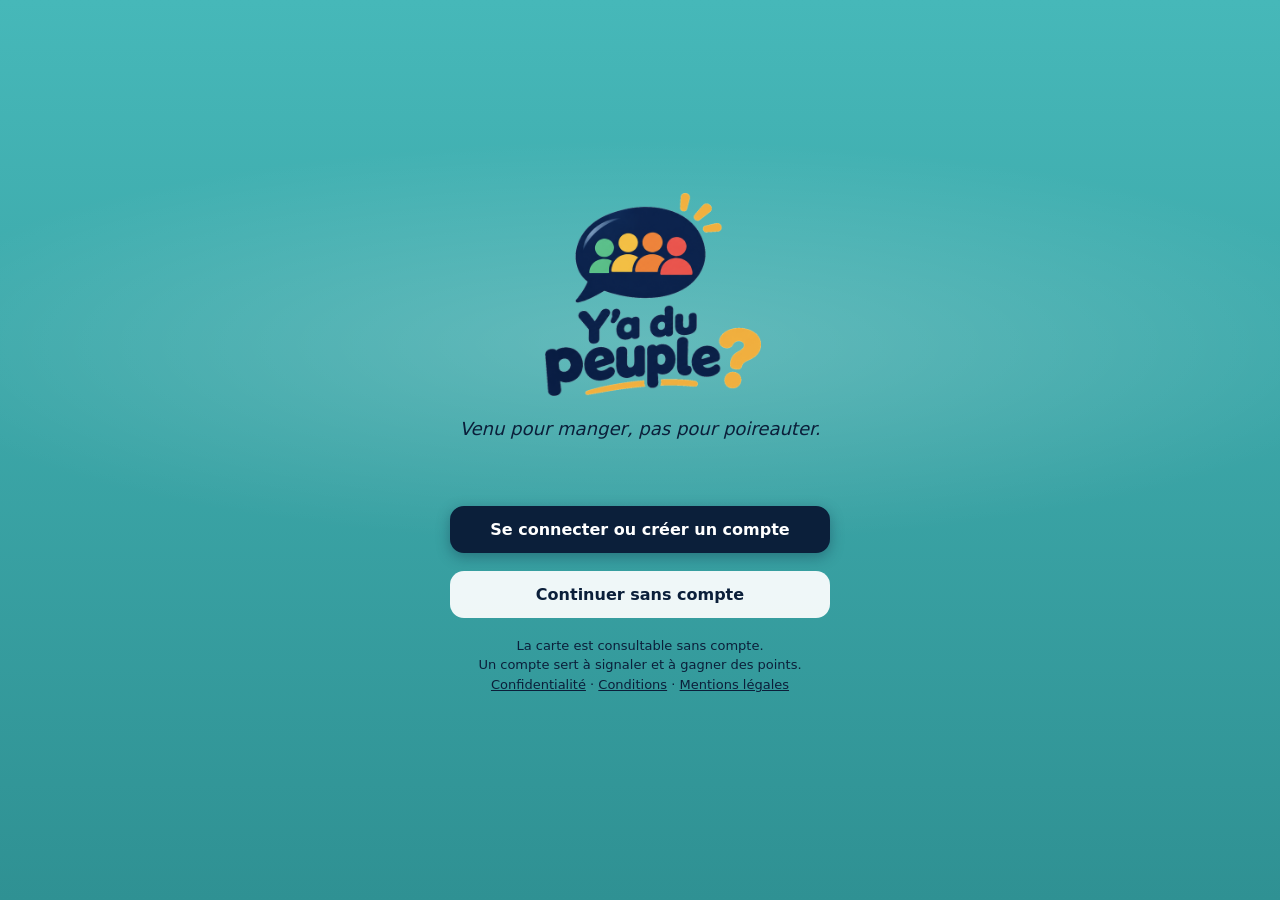
<file: index.html>
<!DOCTYPE html>
<html lang="fr" class="booting">
<head>
  <meta charset="utf-8">
  <meta name="viewport" content="width=device-width, initial-scale=1, maximum-scale=1, user-scalable=no, viewport-fit=cover">
  <title>Y'a du peuple ? — L'affluence des fast-foods en direct</title>
  <meta name="description" content="Y'a du peuple au McDo, au Burger King ou au KFC ? Regarde l'affluence en direct, en salle et au Drive, avant d'y aller. Gratuit, sans inscription.">
  <link rel="canonical" href="https://yadupeuple.github.io/">
  <meta property="og:type" content="website">
  <meta property="og:site_name" content="Y'a du peuple ?">
  <meta property="og:locale" content="fr_FR">
  <meta property="og:url" content="https://yadupeuple.github.io/">
  <meta property="og:title" content="Y'a du peuple ? — L'affluence des fast-foods en direct">
  <meta property="og:description" content="Salle ou Drive : regarde s'il y a du monde avant d'y aller. Gratuit.">
  <meta property="og:image" content="https://yadupeuple.github.io/icons/og.png">
  <meta property="og:image:width" content="1200">
  <meta property="og:image:height" content="630">
  <meta name="twitter:card" content="summary_large_image">
  <meta name="twitter:image" content="https://yadupeuple.github.io/icons/og.png">
  <meta name="theme-color" content="#0B1F3A" media="(prefers-color-scheme: light)">
  <meta name="theme-color" content="#0B1F3A" media="(prefers-color-scheme: dark)">
  <meta name="theme-color" content="#0B1F3A">
  <link rel="preconnect" href="https://tiles.openfreemap.org" crossorigin>
  <link rel="preconnect" href="https://ygekcpnsjbbdgtmlxdce.supabase.co" crossorigin>
  <link rel="manifest" href="manifest.webmanifest">
  <link rel="icon" href="icons/fav-64.png?v=241" type="image/png" sizes="64x64">
  <link rel="icon" href="icons/fav-192.png?v=241" type="image/png" sizes="192x192">
  <link rel="apple-touch-icon" href="icons/icon-512.png?v=241">
  <meta name="apple-mobile-web-app-capable" content="yes">
  <meta name="apple-mobile-web-app-status-bar-style" content="default">
  <link rel="stylesheet" href="vendor/maplibre-gl.css">
  <link rel="stylesheet" href="css/app.css?v=241" id="app-css">
  <style>/* Secours si app.css n'arrive pas : on garde l'écran turquoise au lieu d'une page sans style */
    html.booting, html.booting body, html.css-wait, html.css-wait body { background:#46B8B9; margin:0 }
    html.booting body > *:not(#welcome), html.css-wait body > * { visibility:hidden }
  </style>
</head>
<body class="intro">
  <div id="map" aria-label="Carte des restaurants"></div>

  <!-- Barre du haut -->
  <header class="topbar">
    <div class="brand"><span class="brand-dot"></span>Y'a du peuple&nbsp;?</div>
    <div class="topbar-actions">
      <button class="icon-btn" id="btn-search" aria-label="Rechercher">
        <svg viewBox="0 0 24 24"><circle cx="11" cy="11" r="7"/><path d="m20 20-3.5-3.5"/></svg>
      </button>
      <button class="icon-btn" id="btn-filter" aria-label="Filtrer les restaurants">
        <svg viewBox="0 0 24 24"><path d="M4 6h16M7 12h10M10 18h4"/></svg>
        <span class="filter-badge" id="filter-badge" hidden></span>
      </button>
      <button class="icon-btn" id="btn-account" aria-label="Mon compte">
        <svg viewBox="0 0 24 24"><circle cx="12" cy="8" r="4"/><path d="M4 21c1.5-4 4.5-6 8-6s6.5 2 8 6"/></svg>
      </button>
    </div>
  </header>
  <div class="demo-banner" id="demo-banner" hidden>Démo : données fictives</div>

  <button class="locate-btn" id="btn-locate" aria-label="Me localiser">
    <svg viewBox="0 0 24 24"><circle cx="12" cy="12" r="3"/><path d="M12 2v3M12 19v3M2 12h3M19 12h3"/><circle cx="12" cy="12" r="7"/></svg>
  </button>

  <!-- Liste horizontale des restos proches -->
  <section class="cards" id="cards" aria-label="Restaurants proches"></section>

  <!-- Feuille du bas (fiche, signalement, compte, recherche) -->
  <div class="backdrop" id="backdrop" hidden></div>
  <section class="sheet" id="sheet" role="dialog" aria-modal="true" hidden>
    <div class="sheet-grip"></div>
    <div class="sheet-body" id="sheet-body"></div>
    <button type="button" class="scroll-hint up" id="hint-up" aria-label="Remonter" hidden><svg viewBox="0 0 24 24"><path d="m6 15 6-6 6 6"/></svg></button>
    <button type="button" class="scroll-hint down" id="hint-down" aria-label="Descendre" hidden><svg viewBox="0 0 24 24"><path d="m6 9 6 6 6-6"/></svg></button>
  </section>

  <!-- Écran d'accueil -->
  <section class="welcome" id="welcome" hidden>
    <div class="welcome-inner">
      <div class="welcome-logo">
        <img src="icons/logo-boot.png?v=241" alt="Y'a du peuple ?" width="242" height="203">
      </div>
      <h1 class="sr-only">Y'a du peuple&nbsp;?</h1>
      <p class="slogan" id="slogan">Venu pour manger, pas pour poireauter.</p>
      <div class="welcome-actions">
        <button class="btn btn-primary" id="welcome-login">Se connecter ou créer un compte</button>
        <button class="btn btn-ghost-light" id="welcome-skip">Continuer sans compte</button>
      </div>
      <p class="welcome-note">La carte est consultable sans compte.<br>Un compte sert à signaler et à gagner des points.<br><a href="confidentialite.html" style="color:#94A3B8">Confidentialité</a> · <a href="cgu.html" style="color:#94A3B8">Conditions</a> · <a href="mentions-legales.html" style="color:#94A3B8">Mentions légales</a></p>
      <div class="welcome-form" id="welcome-form" hidden></div>
    </div>
  </section>

  <div class="zone-pick" id="zone-pick" hidden></div>
  <div class="offline" id="offline" role="alert" hidden></div>
  <div class="toast" id="toast" role="status" aria-live="polite" hidden></div>

  <script src="vendor/maplibre-gl.js"></script>
  <script src="vendor/supabase.js"></script>
  <script type="module" src="js/app.js?v=241"></script>
  <script>
  /* Contrôle du style : si app.css n'a pas été appliqué (réseau coupé au 1er chargement), on le redemande, puis on recharge la page une fois. */
  (function () {
    function ok() { var t = document.querySelector('.topbar'); return t && getComputedStyle(t).position === 'fixed'; }
    function check(n) {
      if (ok()) { document.documentElement.classList.remove('css-wait'); return; }
      document.documentElement.classList.add('css-wait');
      if (n === 0) {
        var l = document.createElement('link'); l.rel = 'stylesheet';
        l.href = 'css/app.css?v=241&r=' + Date.now(); document.head.appendChild(l);
        setTimeout(function () { check(1); }, 2500);
      } else if (!sessionStorage.getItem('ydp_css_reload')) {
        sessionStorage.setItem('ydp_css_reload', '1'); location.reload();
      } else {
        document.documentElement.classList.remove('css-wait');
      }
    }
    function start() { setTimeout(function () { check(0); }, 300); }
    if (document.readyState === 'complete') start(); else window.addEventListener('load', start);
  })();
  </script>
  <script>
  /* Mise à jour automatique : si le site en ligne a une version plus récente que celle chargée (appli installée qui garde l'ancienne page), on recharge une fois. */
  (function () {
    try {
      var cur = (document.querySelector('script[src*="js/app.js"]').getAttribute('src').match(/v=(\d+)/) || [])[1];
      if (!cur || /[?&]demo/.test(location.search)) return;
      fetch('index.html?_=' + Date.now(), { cache: 'no-store' }).then(function (r) { return r.text(); }).then(function (t) {
        var m = t.match(/js\/app\.js\?v=(\d+)/);
        if (m && +m[1] > +cur && sessionStorage.getItem('ydp_upd') !== m[1]) {
          sessionStorage.setItem('ydp_upd', m[1]); location.reload();
        }
      }).catch(function () {});
    } catch (e) {}
  })();
  </script>
</body>
</html>
</file>
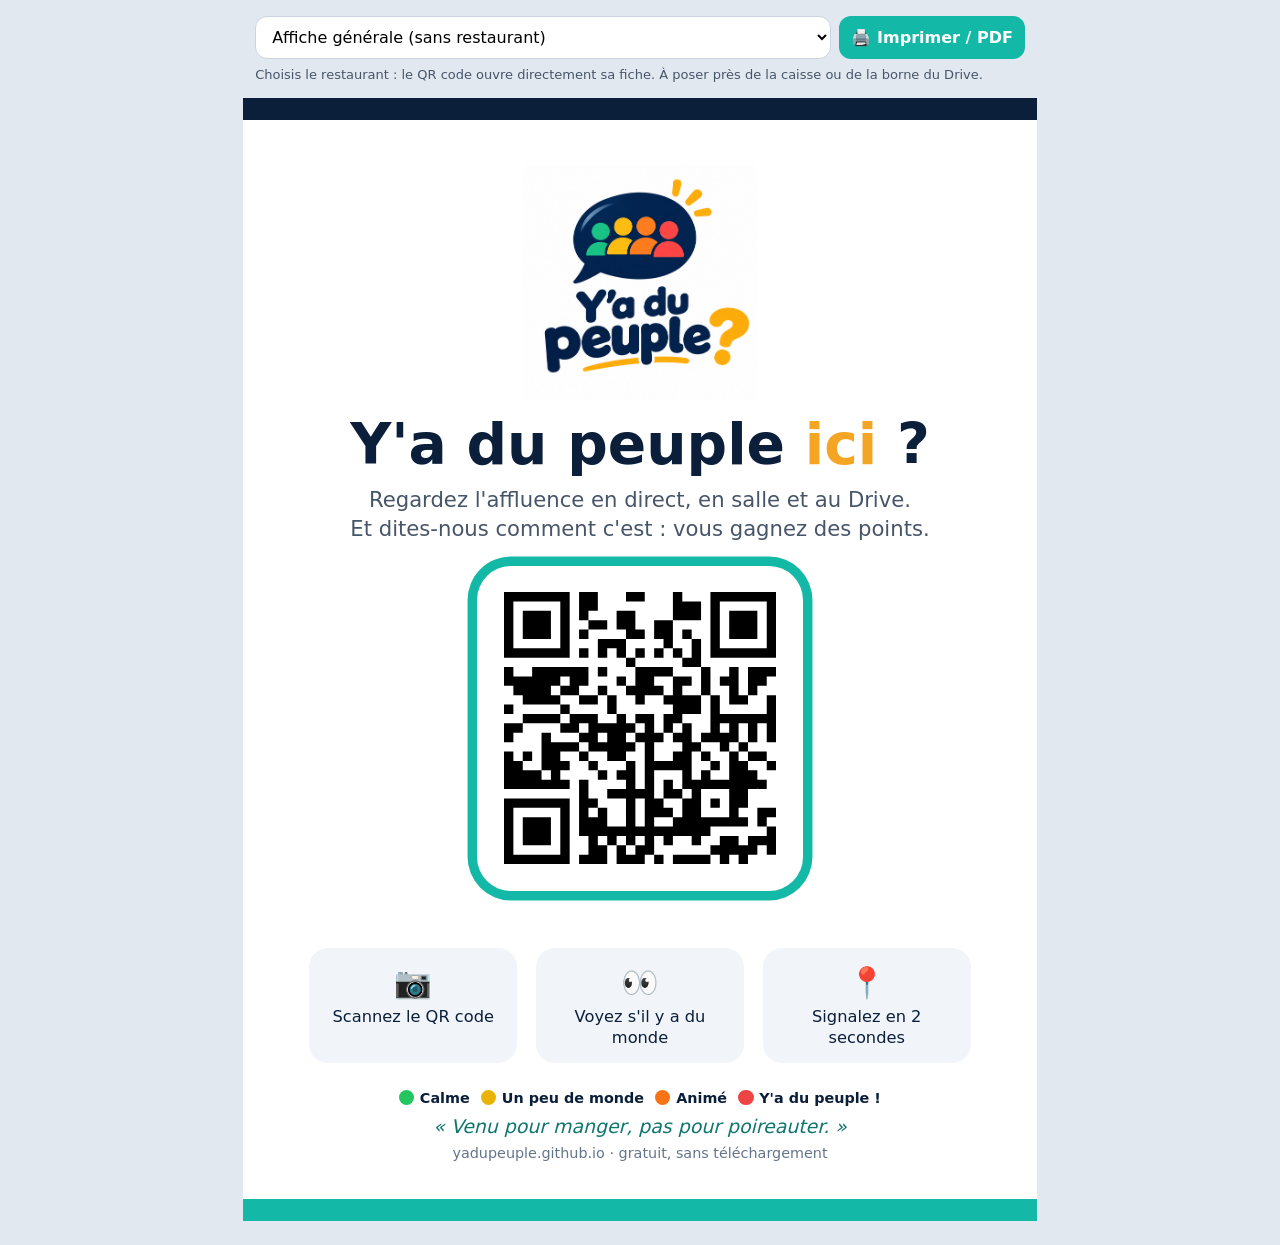
<file: affiche.html>
<!DOCTYPE html>
<html lang="fr">
<head>
  <meta charset="utf-8">
  <meta name="viewport" content="width=device-width, initial-scale=1">
  <title>Affiche QR code – Y'a du peuple ?</title>
  <link rel="icon" href="icons/fav-64.png" type="image/png">
  <style>
    @page { size: A4; margin: 0; }
    * { box-sizing: border-box; }
    body { margin: 0; background: #E2E8F0; font-family: system-ui, -apple-system, "Segoe UI", Roboto, "Helvetica Neue", Arial, sans-serif; color: #0B1F3A; -webkit-font-smoothing: antialiased; }
    .tools { max-width: 210mm; margin: 16px auto; display: flex; gap: 8px; flex-wrap: wrap; padding: 0 12px; }
    .tools select, .tools button { font: inherit; font-size: 16px; padding: 10px 12px; border-radius: 12px; border: 1px solid #CBD5E1; background: #fff; }
    .tools select { flex: 1; min-width: 220px; }
    .tools button { background: #14B8A6; color: #fff; border: 0; font-weight: 700; cursor: pointer; }
    .tools p { width: 100%; margin: 0; font-size: 13px; color: #475569; }
    .poster { width: 210mm; height: 297mm; margin: 0 auto 24px; background: #fff; color: #0B1F3A; border-top: 6mm solid #0B1F3A; border-bottom: 6mm solid #14B8A6; display: flex; flex-direction: column; align-items: center; padding: 12mm 16mm 10mm; text-align: center; overflow: hidden; }
    .logo { width: 62mm; }
    h1 { font-size: 15mm; line-height: 1.05; margin: 4mm 0 3mm; font-weight: 900; }
    h1 span { color: #F5A524; }
    .sub { font-size: 5.6mm; line-height: 1.35; color: #475569; margin: 0 0 6mm; max-width: 160mm; }
    .qr { background: #fff; border-radius: 9mm; padding: 7mm; box-shadow: 0 0 0 2.5mm #14B8A6; }
    .qr svg { display: block; width: 72mm; height: 72mm; }
    .resto { margin-top: 7mm; font-size: 7mm; font-weight: 800; }
    .steps { display: flex; gap: 5mm; margin-top: 8mm; width: 100%; justify-content: center; }
    .steps div { flex: 1; max-width: 55mm; background: #F1F5F9; border-radius: 5mm; padding: 4mm 3mm; font-size: 4.3mm; line-height: 1.3; }
    .steps b { display: block; font-size: 8mm; margin-bottom: 1mm; }
    .levels { display: flex; gap: 3mm; margin-top: 7mm; font-size: 3.8mm; font-weight: 700; }
    .levels span { display: flex; align-items: center; gap: 1.5mm; }
    .levels i { width: 4mm; height: 4mm; border-radius: 50%; display: inline-block; }
    .slogan { margin-top: auto; font-style: italic; font-size: 5mm; color: #0F766E; }
    .url { font-size: 3.8mm; color: #64748B; margin-top: 2mm; }
    @media print {
      body { background: #fff; -webkit-print-color-adjust: exact; print-color-adjust: exact; }
      .tools { display: none; }
      .poster { margin: 0; }
    }
    @media screen and (max-width: 820px) {
      .poster { zoom: .45; }
    }
  </style>
</head>
<body>
  <div class="tools">
    <select id="pick" aria-label="Restaurant"><option value="">Affiche générale (sans restaurant)</option></select>
    <button id="print" type="button">🖨️ Imprimer / PDF</button>
    <p>Choisis le restaurant : le QR code ouvre directement sa fiche. À poser près de la caisse ou de la borne du Drive.</p>
  </div>

  <div class="poster">
    <img class="logo" src="icons/logo-complet.png" alt="Y'a du peuple ?">
    <h1>Y'a du peuple <span>ici</span> ?</h1>
    <p class="sub">Regardez l'affluence en direct, en salle et au Drive.<br>Et dites-nous comment c'est : vous gagnez des points.</p>
    <div class="qr" id="qr"></div>
    <div class="resto" id="resto-name"></div>
    <div class="steps">
      <div><b>📷</b>Scannez le QR code</div>
      <div><b>👀</b>Voyez s'il y a du monde</div>
      <div><b>📍</b>Signalez en 2 secondes</div>
    </div>
    <div class="levels">
      <span><i style="background:#22C55E"></i>Calme</span>
      <span><i style="background:#EAB308"></i>Un peu de monde</span>
      <span><i style="background:#F97316"></i>Animé</span>
      <span><i style="background:#EF4444"></i>Y'a du peuple !</span>
    </div>
    <div class="slogan">« Venu pour manger, pas pour poireauter. »</div>
    <div class="url">yadupeuple.github.io · gratuit, sans téléchargement</div>
  </div>

  <script src="vendor/qrcode.js?v=197"></script>
  <script type="module">
    import { SUPABASE_URL, SUPABASE_PUBLISHABLE_KEY } from './js/config.js?v=197';
    const SITE = 'https://yadupeuple.github.io/';
    const pick = document.getElementById('pick');
    const params = new URLSearchParams(location.search);
    let restos = [];

    function draw() {
      const id = pick.value;
      const r = restos.find((x) => x.id === id);
      const url = id ? `${SITE}?r=${id}&src=affiche` : `${SITE}?src=affiche`;
      const qr = qrcode(0, 'M');
      qr.addData(url);
      qr.make();
      document.getElementById('qr').innerHTML = qr.createSvgTag({ cellSize: 8, margin: 0, scalable: true });
      document.getElementById('resto-name').textContent = r ? r.name : '';
      document.title = `Affiche QR code – ${r ? r.name : "Y'a du peuple ?"}`;
      const u = new URL(location.href);
      id ? u.searchParams.set('r', id) : u.searchParams.delete('r');
      history.replaceState(null, '', u);
    }

    async function load() {
      try {
        const res = await fetch(`${SUPABASE_URL}/rest/v1/establishments?select=id,name,city&order=name`, {
          headers: { apikey: SUPABASE_PUBLISHABLE_KEY, Authorization: `Bearer ${SUPABASE_PUBLISHABLE_KEY}` },
        });
        if (res.ok) restos = await res.json();
      } catch { /* hors ligne : affiche générale seulement */ }
      for (const r of restos) pick.add(new Option(`${r.name} (${r.city})`, r.id));
      if (params.get('r') && restos.some((x) => x.id === params.get('r'))) pick.value = params.get('r');
      draw();
    }
    pick.onchange = draw;
    document.getElementById('print').onclick = () => window.print();
    draw();
    load();
  </script>
</body>
</html>
</file>
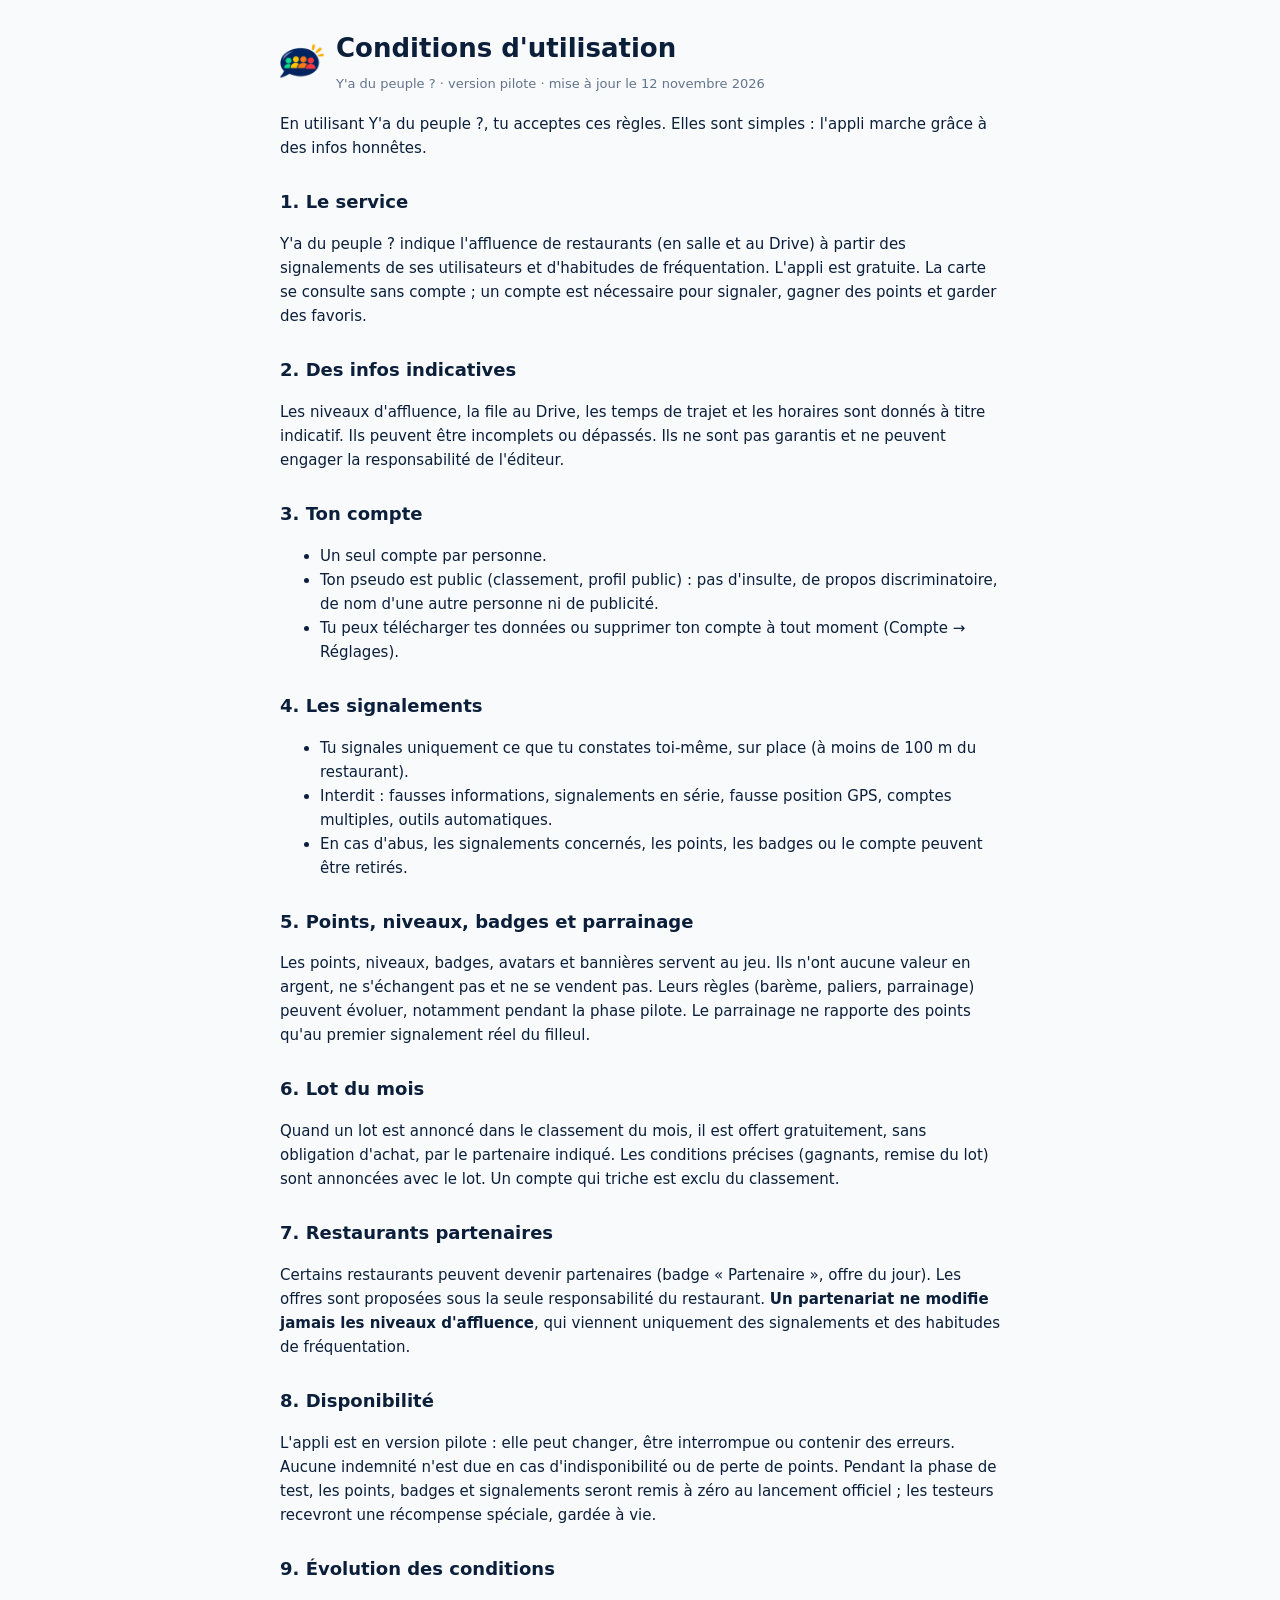
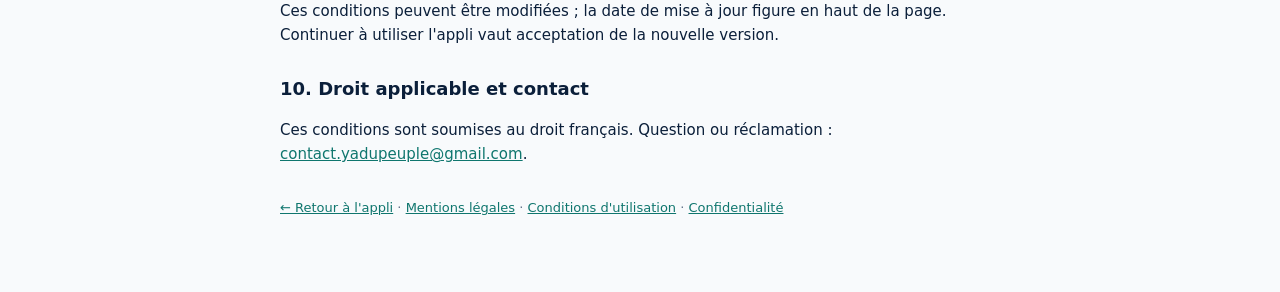
<file: cgu.html>
<!DOCTYPE html>
<html lang="fr">
<head>
  <meta charset="utf-8">
  <meta name="viewport" content="width=device-width, initial-scale=1">
  <title>Conditions d'utilisation – Y'a du peuple ?</title>
  <link rel="icon" href="icons/fav-64.png" type="image/png">
  <style>
    body { font: 15px/1.6 system-ui, -apple-system, "Segoe UI", Roboto, "Helvetica Neue", Arial, sans-serif; color: #0B1F3A; margin: 0; background: #F8FAFC; -webkit-font-smoothing: antialiased; }
    main { max-width: 720px; margin: 0 auto; padding: 28px 20px 60px; }
    h1 { font-size: 26px; margin: 0 0 4px; }
    h2 { font-size: 18px; margin: 28px 0 6px; }
    .muted { color: #64748B; font-size: 13px; }
    a { color: #0F766E; }
    header { display: flex; align-items: center; gap: 12px; margin-bottom: 18px; }
    header img { width: 44px; height: 44px; }
  </style>
</head>
<body>
<main>
  <header><img src="icons/fav-192.png" alt=""><div><h1>Conditions d'utilisation</h1><div class="muted">Y'a du peuple ? · version pilote · mise à jour le 12 novembre 2026</div></div></header>

  <p>En utilisant Y'a du peuple ?, tu acceptes ces règles. Elles sont simples : l'appli marche grâce à des infos honnêtes.</p>

  <h2>1. Le service</h2>
  <p>Y'a du peuple ? indique l'affluence de restaurants (en salle et au Drive) à partir des signalements de ses utilisateurs et d'habitudes de fréquentation. L'appli est gratuite. La carte se consulte sans compte ; un compte est nécessaire pour signaler, gagner des points et garder des favoris.</p>

  <h2>2. Des infos indicatives</h2>
  <p>Les niveaux d'affluence, la file au Drive, les temps de trajet et les horaires sont donnés à titre indicatif. Ils peuvent être incomplets ou dépassés. Ils ne sont pas garantis et ne peuvent engager la responsabilité de l'éditeur.</p>

  <h2>3. Ton compte</h2>
  <ul>
    <li>Un seul compte par personne.</li>
    <li>Ton pseudo est public (classement, profil public) : pas d'insulte, de propos discriminatoire, de nom d'une autre personne ni de publicité.</li>
    <li>Tu peux télécharger tes données ou supprimer ton compte à tout moment (Compte → Réglages).</li>
  </ul>

  <h2>4. Les signalements</h2>
  <ul>
    <li>Tu signales uniquement ce que tu constates toi-même, sur place (à moins de 100 m du restaurant).</li>
    <li>Interdit : fausses informations, signalements en série, fausse position GPS, comptes multiples, outils automatiques.</li>
    <li>En cas d'abus, les signalements concernés, les points, les badges ou le compte peuvent être retirés.</li>
  </ul>

  <h2>5. Points, niveaux, badges et parrainage</h2>
  <p>Les points, niveaux, badges, avatars et bannières servent au jeu. Ils n'ont aucune valeur en argent, ne s'échangent pas et ne se vendent pas. Leurs règles (barème, paliers, parrainage) peuvent évoluer, notamment pendant la phase pilote. Le parrainage ne rapporte des points qu'au premier signalement réel du filleul.</p>

  <h2>6. Lot du mois</h2>
  <p>Quand un lot est annoncé dans le classement du mois, il est offert gratuitement, sans obligation d'achat, par le partenaire indiqué. Les conditions précises (gagnants, remise du lot) sont annoncées avec le lot. Un compte qui triche est exclu du classement.</p>

  <h2>7. Restaurants partenaires</h2>
  <p>Certains restaurants peuvent devenir partenaires (badge « Partenaire », offre du jour). Les offres sont proposées sous la seule responsabilité du restaurant. <strong>Un partenariat ne modifie jamais les niveaux d'affluence</strong>, qui viennent uniquement des signalements et des habitudes de fréquentation.</p>

  <h2>8. Disponibilité</h2>
  <p>L'appli est en version pilote : elle peut changer, être interrompue ou contenir des erreurs. Aucune indemnité n'est due en cas d'indisponibilité ou de perte de points. Pendant la phase de test, les points, badges et signalements seront remis à zéro au lancement officiel ; les testeurs recevront une récompense spéciale, gardée à vie.</p>

  <h2>9. Évolution des conditions</h2>
  <p>Ces conditions peuvent être modifiées ; la date de mise à jour figure en haut de la page. Continuer à utiliser l'appli vaut acceptation de la nouvelle version.</p>

  <h2>10. Droit applicable et contact</h2>
  <p>Ces conditions sont soumises au droit français. Question ou réclamation : <a href="mailto:contact.yadupeuple@gmail.com">contact.yadupeuple@gmail.com</a>.</p>

  <p class="muted" style="margin-top:32px"><a href="./">← Retour à l'appli</a> · <a href="mentions-legales.html">Mentions légales</a> · <a href="cgu.html">Conditions d'utilisation</a> · <a href="confidentialite.html">Confidentialité</a></p>
</main>
</body>
</html>
</file>
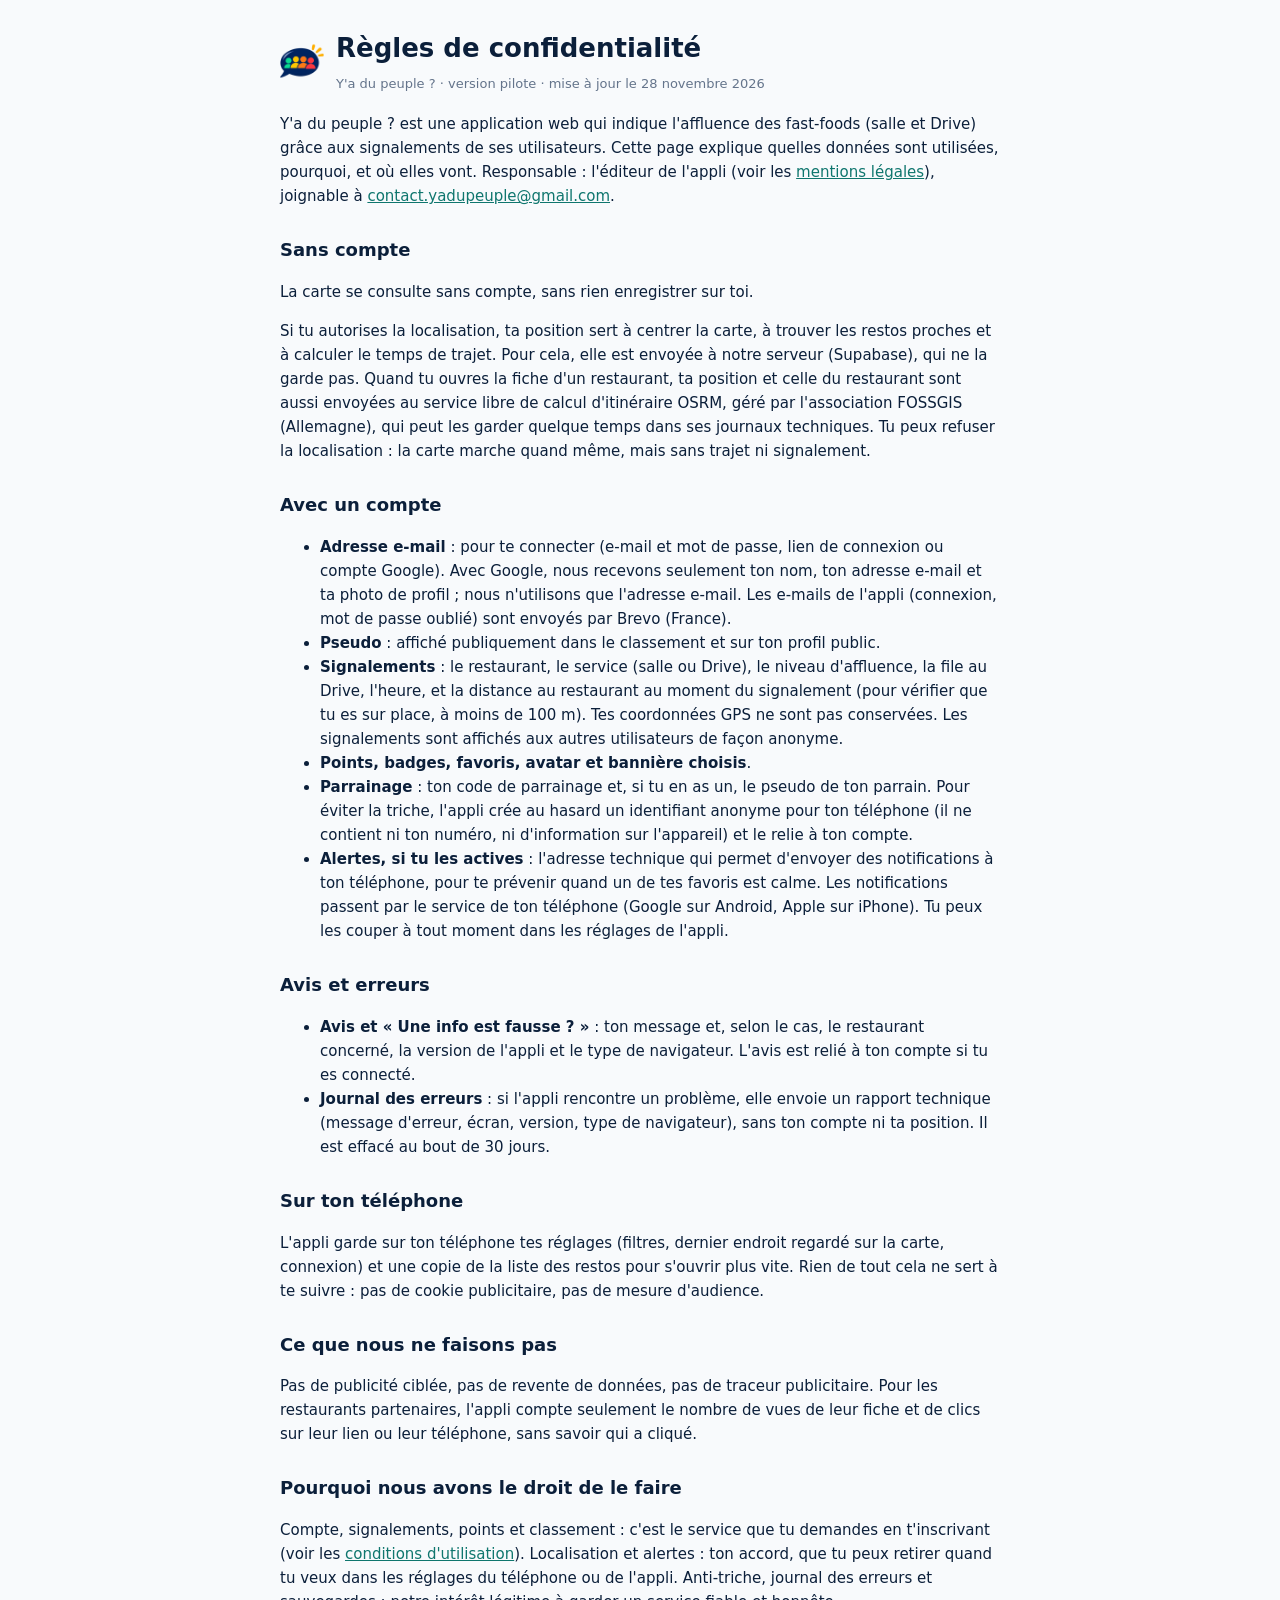
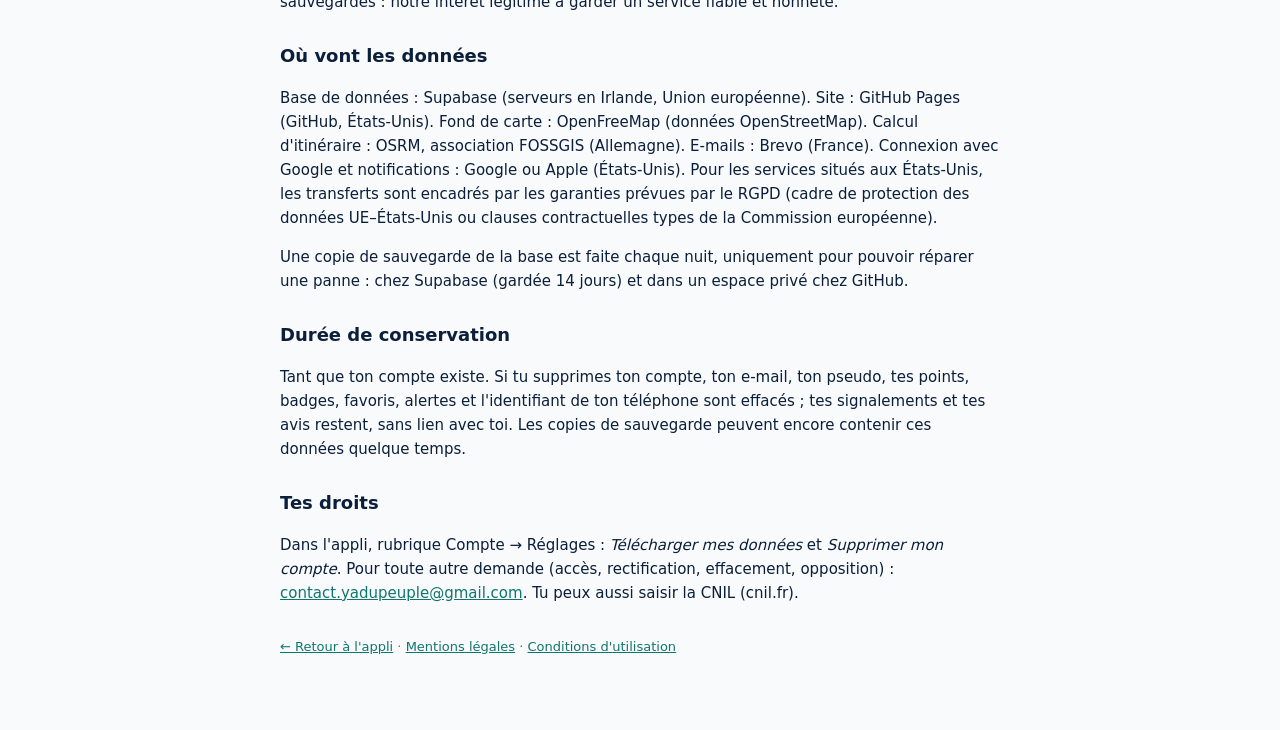
<file: confidentialite.html>
<!DOCTYPE html>
<html lang="fr">
<head>
  <meta charset="utf-8">
  <meta name="viewport" content="width=device-width, initial-scale=1">
  <title>Confidentialité – Y'a du peuple ?</title>
  <link rel="icon" href="icons/fav-64.png" type="image/png">
  <style>
    body { font: 15px/1.6 system-ui, -apple-system, "Segoe UI", Roboto, "Helvetica Neue", Arial, sans-serif; color: #0B1F3A; margin: 0; background: #F8FAFC; -webkit-font-smoothing: antialiased; }
    main { max-width: 720px; margin: 0 auto; padding: 28px 20px 60px; }
    h1 { font-size: 26px; margin: 0 0 4px; }
    h2 { font-size: 18px; margin: 28px 0 6px; }
    .muted { color: #64748B; font-size: 13px; }
    a { color: #0F766E; }
    header { display: flex; align-items: center; gap: 12px; margin-bottom: 18px; }
    header img { width: 44px; height: 44px; }
  </style>
</head>
<body>
<main>
  <header><img src="icons/fav-192.png" alt=""><div><h1>Règles de confidentialité</h1><div class="muted">Y'a du peuple ? · version pilote · mise à jour le 28 novembre 2026</div></div></header>

  <p>Y'a du peuple ? est une application web qui indique l'affluence des fast-foods (salle et Drive) grâce aux signalements de ses utilisateurs. Cette page explique quelles données sont utilisées, pourquoi, et où elles vont. Responsable : l'éditeur de l'appli (voir les <a href="mentions-legales.html">mentions légales</a>), joignable à <a href="mailto:contact.yadupeuple@gmail.com">contact.yadupeuple@gmail.com</a>.</p>

  <h2>Sans compte</h2>
  <p>La carte se consulte sans compte, sans rien enregistrer sur toi.</p>
  <p>Si tu autorises la localisation, ta position sert à centrer la carte, à trouver les restos proches et à calculer le temps de trajet. Pour cela, elle est envoyée à notre serveur (Supabase), qui ne la garde pas. Quand tu ouvres la fiche d'un restaurant, ta position et celle du restaurant sont aussi envoyées au service libre de calcul d'itinéraire OSRM, géré par l'association FOSSGIS (Allemagne), qui peut les garder quelque temps dans ses journaux techniques. Tu peux refuser la localisation : la carte marche quand même, mais sans trajet ni signalement.</p>

  <h2>Avec un compte</h2>
  <ul>
    <li><strong>Adresse e-mail</strong> : pour te connecter (e-mail et mot de passe, lien de connexion ou compte Google). Avec Google, nous recevons seulement ton nom, ton adresse e-mail et ta photo de profil ; nous n'utilisons que l'adresse e-mail. Les e-mails de l'appli (connexion, mot de passe oublié) sont envoyés par Brevo (France).</li>
    <li><strong>Pseudo</strong> : affiché publiquement dans le classement et sur ton profil public.</li>
    <li><strong>Signalements</strong> : le restaurant, le service (salle ou Drive), le niveau d'affluence, la file au Drive, l'heure, et la distance au restaurant au moment du signalement (pour vérifier que tu es sur place, à moins de 100 m). Tes coordonnées GPS ne sont pas conservées. Les signalements sont affichés aux autres utilisateurs de façon anonyme.</li>
    <li><strong>Points, badges, favoris, avatar et bannière choisis</strong>.</li>
    <li><strong>Parrainage</strong> : ton code de parrainage et, si tu en as un, le pseudo de ton parrain. Pour éviter la triche, l'appli crée au hasard un identifiant anonyme pour ton téléphone (il ne contient ni ton numéro, ni d'information sur l'appareil) et le relie à ton compte.</li>
    <li><strong>Alertes, si tu les actives</strong> : l'adresse technique qui permet d'envoyer des notifications à ton téléphone, pour te prévenir quand un de tes favoris est calme. Les notifications passent par le service de ton téléphone (Google sur Android, Apple sur iPhone). Tu peux les couper à tout moment dans les réglages de l'appli.</li>
  </ul>

  <h2>Avis et erreurs</h2>
  <ul>
    <li><strong>Avis et « Une info est fausse ? »</strong> : ton message et, selon le cas, le restaurant concerné, la version de l'appli et le type de navigateur. L'avis est relié à ton compte si tu es connecté.</li>
    <li><strong>Journal des erreurs</strong> : si l'appli rencontre un problème, elle envoie un rapport technique (message d'erreur, écran, version, type de navigateur), sans ton compte ni ta position. Il est effacé au bout de 30 jours.</li>
  </ul>

  <h2>Sur ton téléphone</h2>
  <p>L'appli garde sur ton téléphone tes réglages (filtres, dernier endroit regardé sur la carte, connexion) et une copie de la liste des restos pour s'ouvrir plus vite. Rien de tout cela ne sert à te suivre : pas de cookie publicitaire, pas de mesure d'audience.</p>

  <h2>Ce que nous ne faisons pas</h2>
  <p>Pas de publicité ciblée, pas de revente de données, pas de traceur publicitaire. Pour les restaurants partenaires, l'appli compte seulement le nombre de vues de leur fiche et de clics sur leur lien ou leur téléphone, sans savoir qui a cliqué.</p>

  <h2>Pourquoi nous avons le droit de le faire</h2>
  <p>Compte, signalements, points et classement : c'est le service que tu demandes en t'inscrivant (voir les <a href="cgu.html">conditions d'utilisation</a>). Localisation et alertes : ton accord, que tu peux retirer quand tu veux dans les réglages du téléphone ou de l'appli. Anti-triche, journal des erreurs et sauvegardes : notre intérêt légitime à garder un service fiable et honnête.</p>

  <h2>Où vont les données</h2>
  <p>Base de données : Supabase (serveurs en Irlande, Union européenne). Site : GitHub Pages (GitHub, États-Unis). Fond de carte : OpenFreeMap (données OpenStreetMap). Calcul d'itinéraire : OSRM, association FOSSGIS (Allemagne). E-mails : Brevo (France). Connexion avec Google et notifications : Google ou Apple (États-Unis). Pour les services situés aux États-Unis, les transferts sont encadrés par les garanties prévues par le RGPD (cadre de protection des données UE–États-Unis ou clauses contractuelles types de la Commission européenne).</p>
  <p>Une copie de sauvegarde de la base est faite chaque nuit, uniquement pour pouvoir réparer une panne : chez Supabase (gardée 14 jours) et dans un espace privé chez GitHub.</p>

  <h2>Durée de conservation</h2>
  <p>Tant que ton compte existe. Si tu supprimes ton compte, ton e-mail, ton pseudo, tes points, badges, favoris, alertes et l'identifiant de ton téléphone sont effacés ; tes signalements et tes avis restent, sans lien avec toi. Les copies de sauvegarde peuvent encore contenir ces données quelque temps.</p>

  <h2>Tes droits</h2>
  <p>Dans l'appli, rubrique Compte → Réglages : <em>Télécharger mes données</em> et <em>Supprimer mon compte</em>. Pour toute autre demande (accès, rectification, effacement, opposition) : <a href="mailto:contact.yadupeuple@gmail.com">contact.yadupeuple@gmail.com</a>. Tu peux aussi saisir la CNIL (cnil.fr).</p>

  <p class="muted" style="margin-top:32px"><a href="./">← Retour à l'appli</a> · <a href="mentions-legales.html">Mentions légales</a> · <a href="cgu.html">Conditions d'utilisation</a></p>
</main>
</body>
</html>
</file>
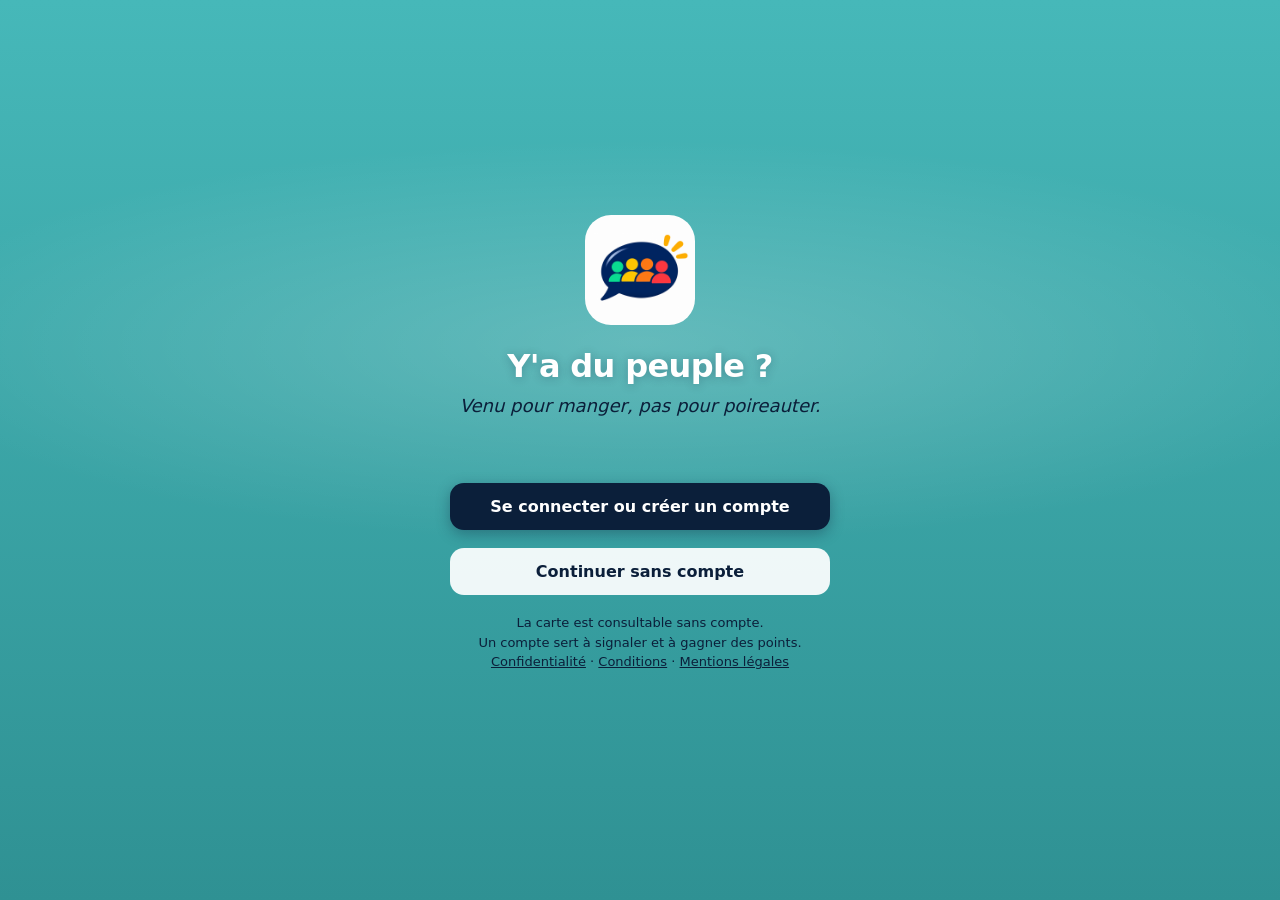
<file: demo.html>
<!DOCTYPE html>
<html lang="fr" class="booting">
<head>
  <meta charset="utf-8">
  <meta name="viewport" content="width=device-width, initial-scale=1, maximum-scale=1, user-scalable=no, viewport-fit=cover">
  <title>Y'a du peuple ? (démo)</title>
  <meta name="description" content="L'affluence des fast-foods en direct, salle et Drive.">
  <meta name="theme-color" content="#0B1F3A" media="(prefers-color-scheme: light)">
  <meta name="theme-color" content="#0B1F3A" media="(prefers-color-scheme: dark)">
  <meta name="theme-color" content="#0B1F3A">
  <link rel="manifest" href="manifest.webmanifest">
  <link rel="icon" href="icons/fav-64.png?v=241" type="image/png">
  <link rel="apple-touch-icon" href="icons/icon-512.png?v=241">
  <meta name="apple-mobile-web-app-capable" content="yes">
  <meta name="apple-mobile-web-app-status-bar-style" content="default">
  <link rel="stylesheet" href="vendor/maplibre-gl.css">
  <link rel="stylesheet" href="css/app.css?v=241">
</head>
<body class="intro">
  <div id="map" aria-label="Carte des restaurants"></div>

  <!-- Barre du haut -->
  <header class="topbar">
    <div class="brand"><span class="brand-dot"></span>Y'a du peuple&nbsp;?</div>
    <div class="topbar-actions">
      <button class="icon-btn" id="btn-search" aria-label="Rechercher">
        <svg viewBox="0 0 24 24"><circle cx="11" cy="11" r="7"/><path d="m20 20-3.5-3.5"/></svg>
      </button>
      <button class="icon-btn" id="btn-filter" aria-label="Filtrer les restaurants">
        <svg viewBox="0 0 24 24"><path d="M4 6h16M7 12h10M10 18h4"/></svg>
        <span class="filter-badge" id="filter-badge" hidden></span>
      </button>
      <button class="icon-btn" id="btn-account" aria-label="Mon compte">
        <svg viewBox="0 0 24 24"><circle cx="12" cy="8" r="4"/><path d="M4 21c1.5-4 4.5-6 8-6s6.5 2 8 6"/></svg>
      </button>
    </div>
  </header>
  <div class="demo-banner" id="demo-banner" hidden>Démo : données fictives</div>

  <button class="locate-btn" id="btn-locate" aria-label="Me localiser">
    <svg viewBox="0 0 24 24"><circle cx="12" cy="12" r="3"/><path d="M12 2v3M12 19v3M2 12h3M19 12h3"/><circle cx="12" cy="12" r="7"/></svg>
  </button>

  <!-- Liste horizontale des restos proches -->
  <section class="cards" id="cards" aria-label="Restaurants proches"></section>

  <!-- Feuille du bas (fiche, signalement, compte, recherche) -->
  <div class="backdrop" id="backdrop" hidden></div>
  <section class="sheet" id="sheet" role="dialog" aria-modal="true" hidden>
    <div class="sheet-grip"></div>
    <div class="sheet-body" id="sheet-body"></div>
    <button type="button" class="scroll-hint up" id="hint-up" aria-label="Remonter" hidden><svg viewBox="0 0 24 24"><path d="m6 15 6-6 6 6"/></svg></button>
    <button type="button" class="scroll-hint down" id="hint-down" aria-label="Descendre" hidden><svg viewBox="0 0 24 24"><path d="m6 9 6 6 6-6"/></svg></button>
  </section>

  <!-- Écran d'accueil -->
  <section class="welcome" id="welcome" hidden>
    <div class="welcome-inner">
      <div class="welcome-logo">
        <img src="icons/icon-512.png?v=241" alt="" width="110" height="110" style="border-radius:26px">
      </div>
      <h1>Y'a du peuple&nbsp;?</h1>
      <p class="slogan" id="slogan">Venu pour manger, pas pour poireauter.</p>
      <div class="welcome-actions">
        <button class="btn btn-primary" id="welcome-login">Se connecter ou créer un compte</button>
        <button class="btn btn-ghost-light" id="welcome-skip">Continuer sans compte</button>
      </div>
      <p class="welcome-note">La carte est consultable sans compte.<br>Un compte sert à signaler et à gagner des points.<br><a href="confidentialite.html" style="color:#94A3B8">Confidentialité</a> · <a href="cgu.html" style="color:#94A3B8">Conditions</a> · <a href="mentions-legales.html" style="color:#94A3B8">Mentions légales</a></p>
      <div class="welcome-form" id="welcome-form" hidden></div>
    </div>
  </section>

  <div class="zone-pick" id="zone-pick" hidden></div>
  <div class="offline" id="offline" role="alert" hidden></div>
  <div class="toast" id="toast" role="status" aria-live="polite" hidden></div>

  <script>window.YDP_DEMO = true;</script>
  <script src="vendor/maplibre-gl.js"></script>
  <script src="vendor/supabase.js"></script>
  <script type="module" src="js/app.js?v=241"></script>
</body>
</html>
</file>
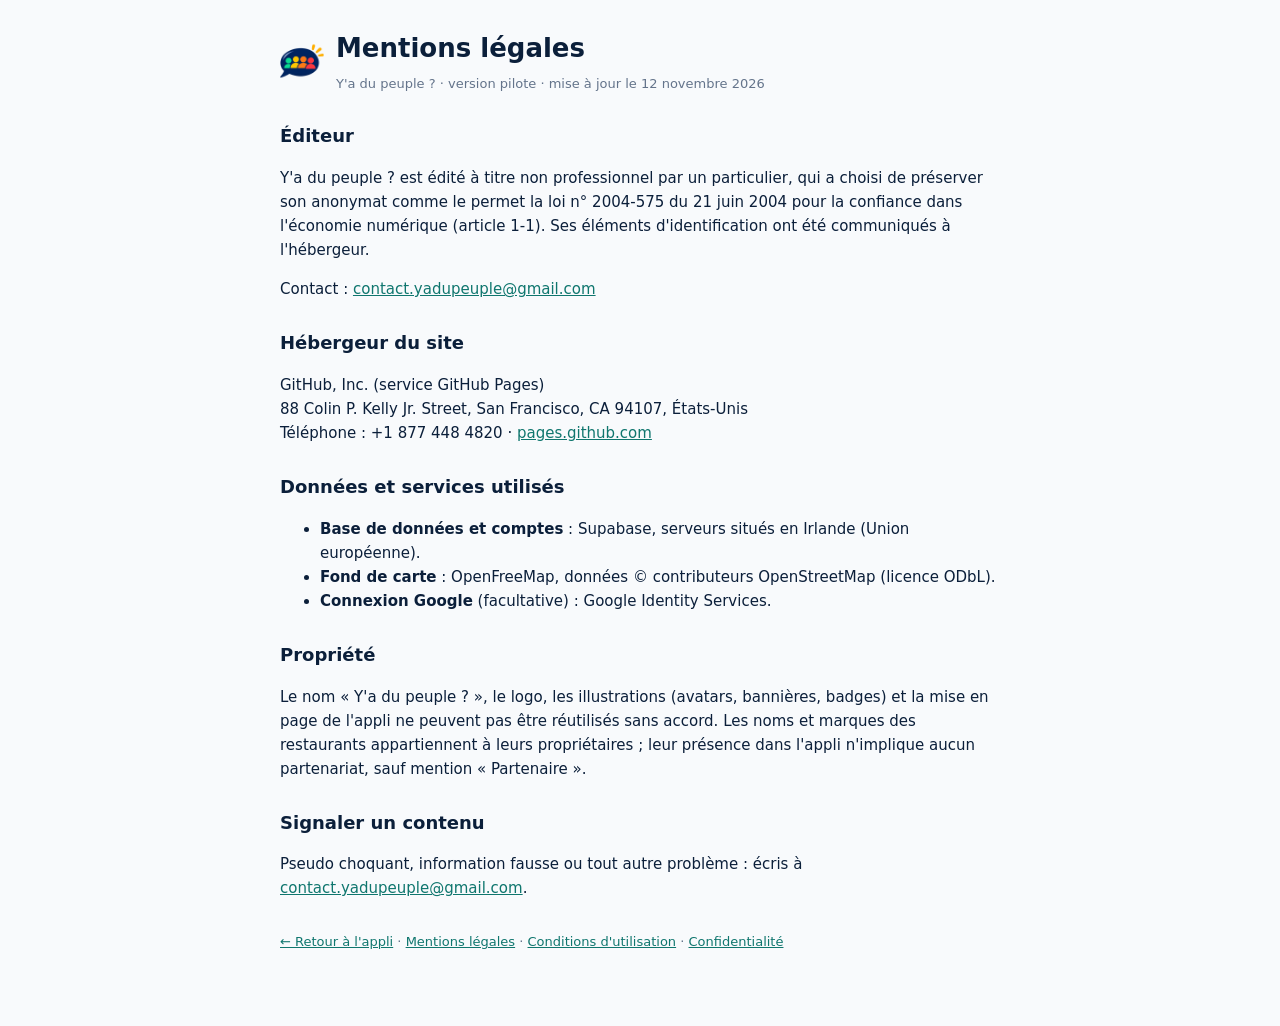
<file: mentions-legales.html>
<!DOCTYPE html>
<html lang="fr">
<head>
  <meta charset="utf-8">
  <meta name="viewport" content="width=device-width, initial-scale=1">
  <title>Mentions légales – Y'a du peuple ?</title>
  <link rel="icon" href="icons/fav-64.png" type="image/png">
  <style>
    body { font: 15px/1.6 system-ui, -apple-system, "Segoe UI", Roboto, "Helvetica Neue", Arial, sans-serif; color: #0B1F3A; margin: 0; background: #F8FAFC; -webkit-font-smoothing: antialiased; }
    main { max-width: 720px; margin: 0 auto; padding: 28px 20px 60px; }
    h1 { font-size: 26px; margin: 0 0 4px; }
    h2 { font-size: 18px; margin: 28px 0 6px; }
    .muted { color: #64748B; font-size: 13px; }
    a { color: #0F766E; }
    header { display: flex; align-items: center; gap: 12px; margin-bottom: 18px; }
    header img { width: 44px; height: 44px; }
  </style>
</head>
<body>
<main>
  <header><img src="icons/fav-192.png" alt=""><div><h1>Mentions légales</h1><div class="muted">Y'a du peuple ? · version pilote · mise à jour le 12 novembre 2026</div></div></header>

  <h2>Éditeur</h2>
  <p>Y'a du peuple ? est édité à titre non professionnel par un particulier, qui a choisi de préserver son anonymat comme le permet la loi n° 2004-575 du 21 juin 2004 pour la confiance dans l'économie numérique (article 1-1). Ses éléments d'identification ont été communiqués à l'hébergeur.</p>
  <p>Contact : <a href="mailto:contact.yadupeuple@gmail.com">contact.yadupeuple@gmail.com</a></p>

  <h2>Hébergeur du site</h2>
  <p>GitHub, Inc. (service GitHub Pages)<br>88 Colin P. Kelly Jr. Street, San Francisco, CA 94107, États-Unis<br>Téléphone : +1 877 448 4820 · <a href="https://pages.github.com">pages.github.com</a></p>

  <h2>Données et services utilisés</h2>
  <ul>
    <li><strong>Base de données et comptes</strong> : Supabase, serveurs situés en Irlande (Union européenne).</li>
    <li><strong>Fond de carte</strong> : OpenFreeMap, données © contributeurs OpenStreetMap (licence ODbL).</li>
    <li><strong>Connexion Google</strong> (facultative) : Google Identity Services.</li>
  </ul>

  <h2>Propriété</h2>
  <p>Le nom « Y'a du peuple ? », le logo, les illustrations (avatars, bannières, badges) et la mise en page de l'appli ne peuvent pas être réutilisés sans accord. Les noms et marques des restaurants appartiennent à leurs propriétaires ; leur présence dans l'appli n'implique aucun partenariat, sauf mention « Partenaire ».</p>

  <h2>Signaler un contenu</h2>
  <p>Pseudo choquant, information fausse ou tout autre problème : écris à <a href="mailto:contact.yadupeuple@gmail.com">contact.yadupeuple@gmail.com</a>.</p>

  <p class="muted" style="margin-top:32px"><a href="./">← Retour à l'appli</a> · <a href="mentions-legales.html">Mentions légales</a> · <a href="cgu.html">Conditions d'utilisation</a> · <a href="confidentialite.html">Confidentialité</a></p>
</main>
</body>
</html>
</file>
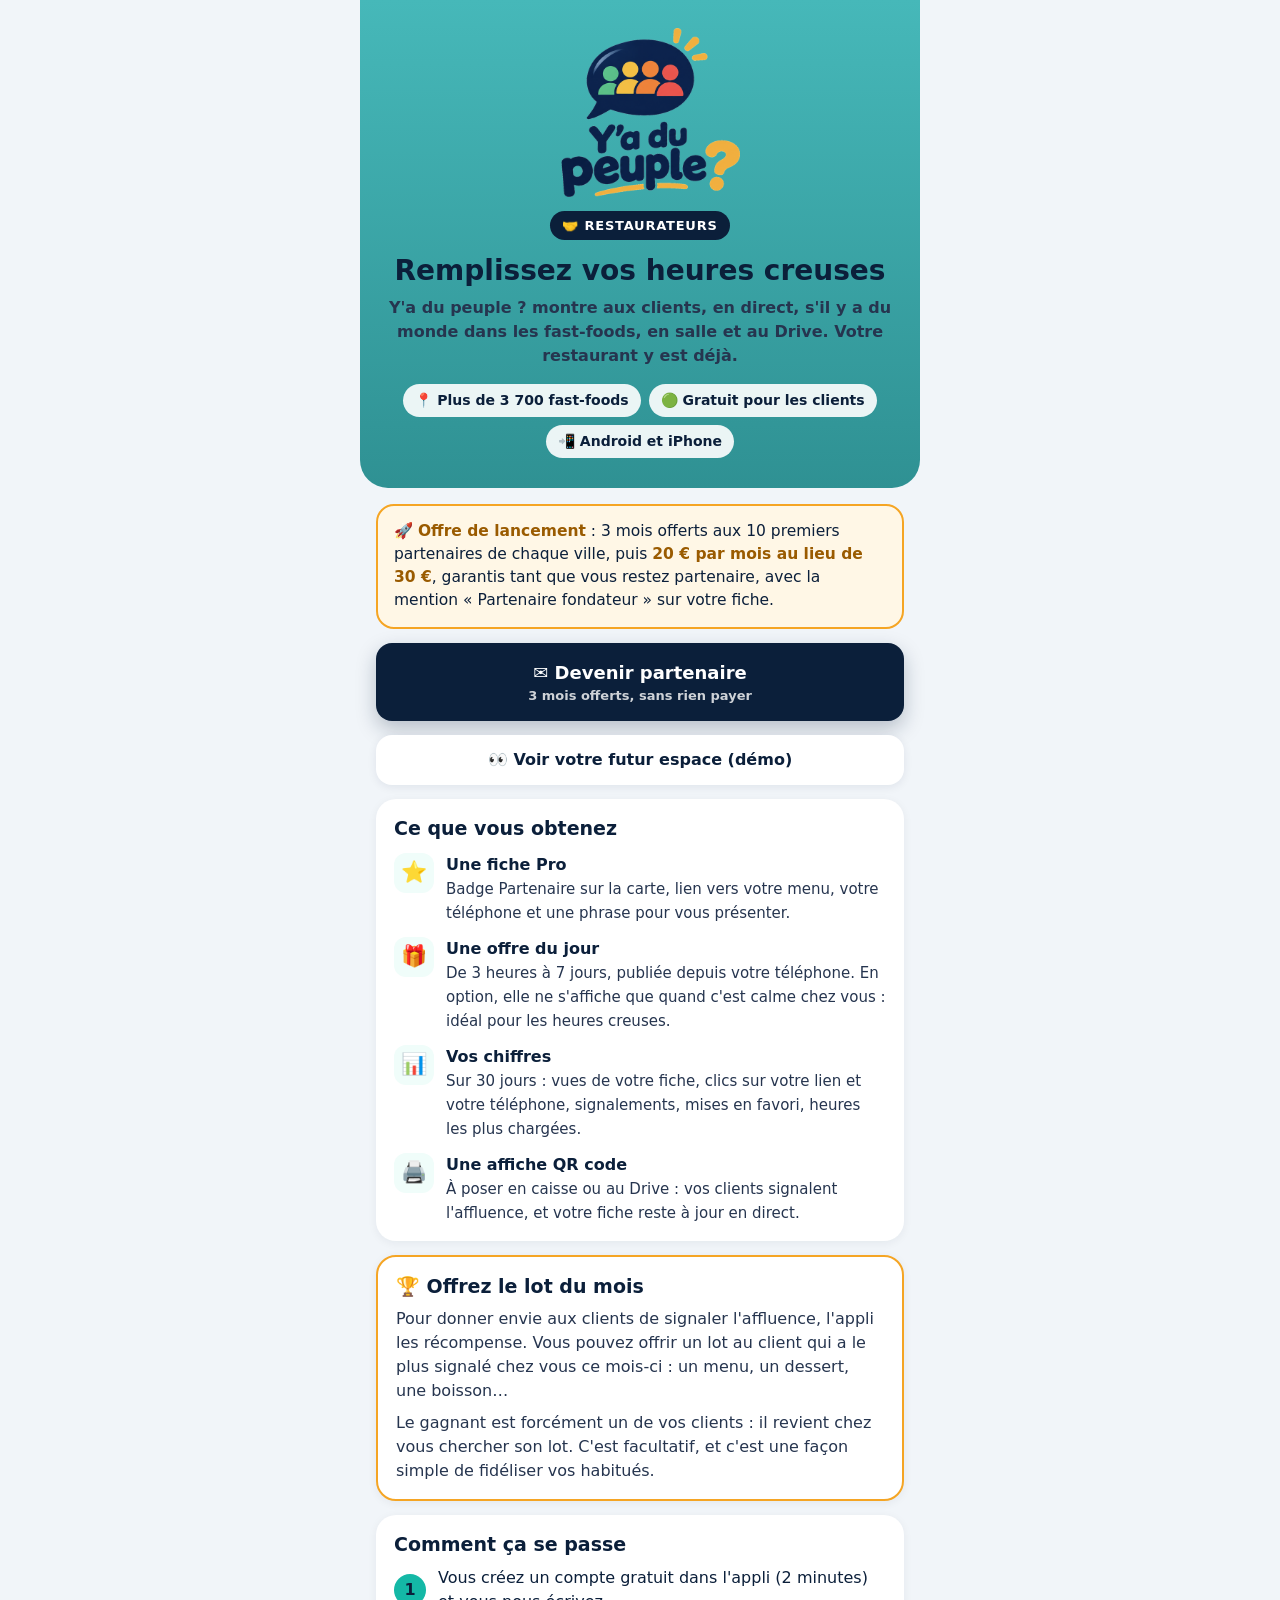
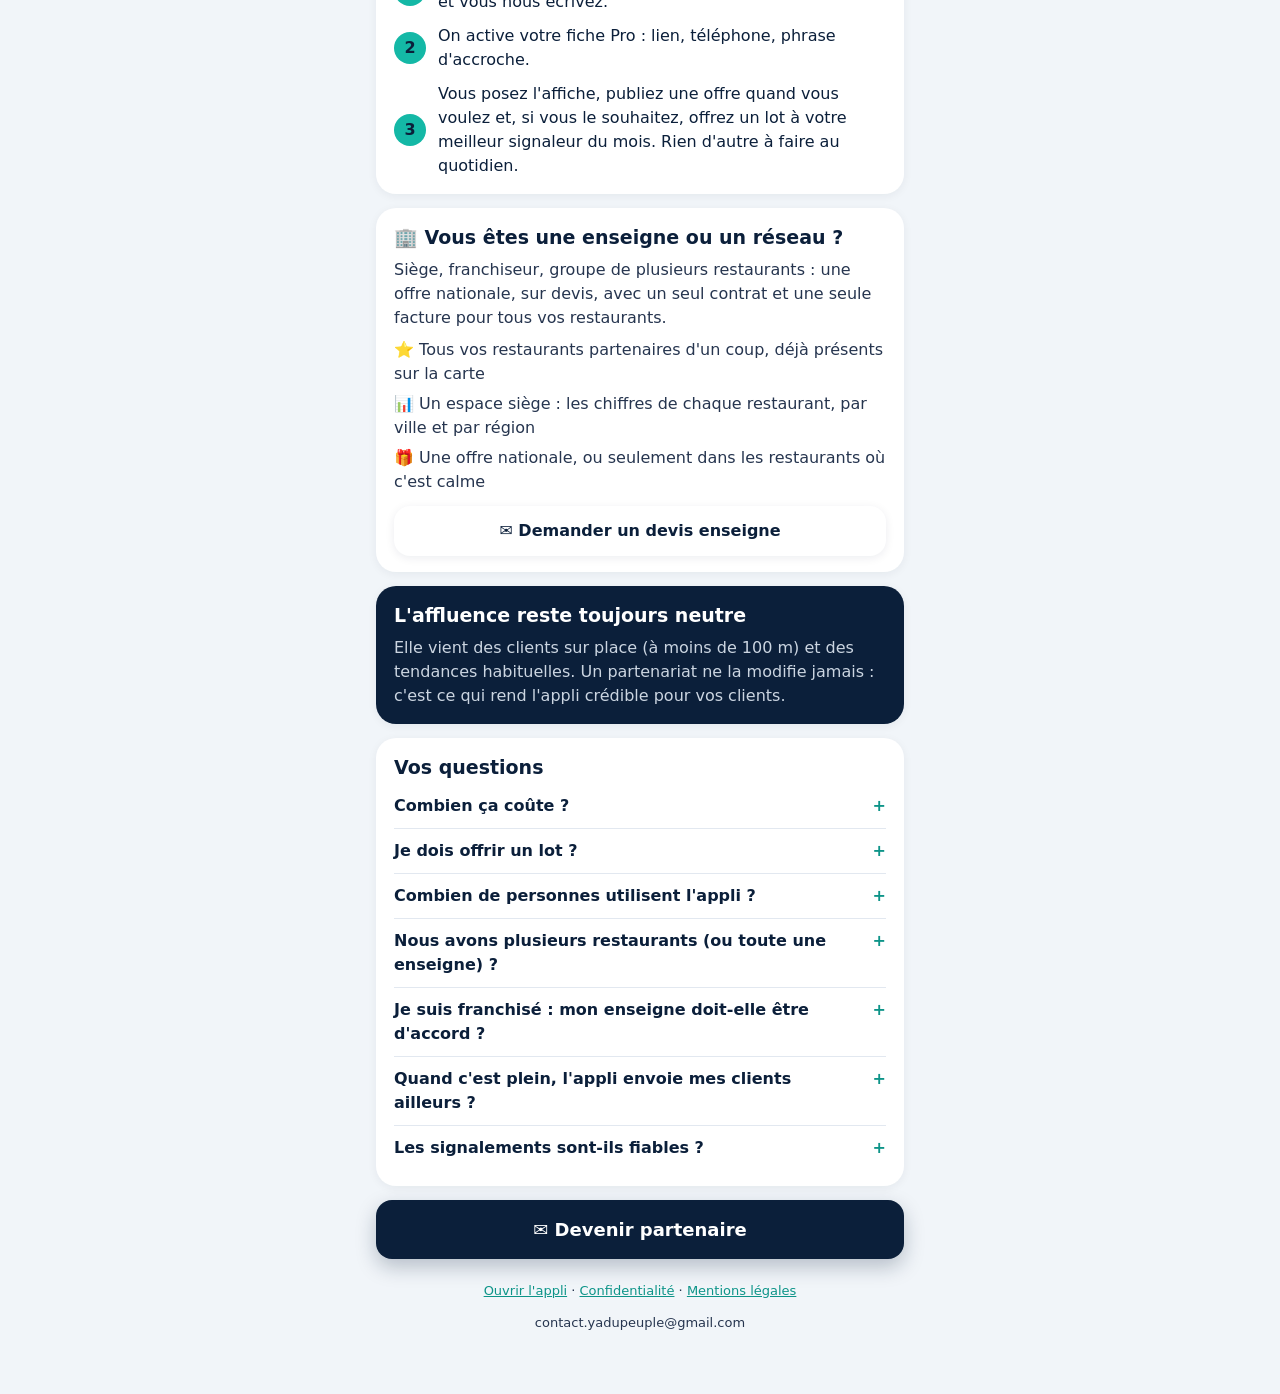
<file: partenaires.html>
<!DOCTYPE html>
<html lang="fr">
<head>
  <meta charset="utf-8">
  <meta name="viewport" content="width=device-width, initial-scale=1, viewport-fit=cover">
  <title>Restaurateurs : devenez partenaire – Y'a du peuple ?</title>
  <meta name="robots" content="noindex">
  <meta name="description" content="Y'a du peuple ? montre aux clients, en direct, s'il y a du monde dans les fast-foods. Fiche Pro, offre des heures creuses, vos chiffres : 3 mois offerts, puis 20 € par mois pour les 10 premiers partenaires de chaque ville.">
  <meta name="theme-color" content="#0B1F3A">
  <link rel="icon" href="icons/fav-64.png" type="image/png">
  <meta property="og:title" content="Restaurateurs : remplissez vos heures creuses 🍔">
  <meta property="og:description" content="Votre restaurant est déjà sur Y'a du peuple ?. Fiche Pro, offre du jour, vos chiffres : 3 mois offerts, puis 20 € par mois pour les 10 premiers partenaires de chaque ville.">
  <meta property="og:image" content="https://yadupeuple.github.io/icons/og.png">
  <meta property="og:url" content="https://yadupeuple.github.io/partenaires.html">
  <style>
    :root { --navy: #0B1F3A; --teal: #14B8A6; --teal-d: #0D9488; --yel: #F5A524; --ink: #0B1F3A; --muted: #5B6B82; --line: #E2E8F0; }
    * { box-sizing: border-box; }
    body { margin: 0; font: 16px/1.5 system-ui, -apple-system, "Segoe UI", Roboto, "Helvetica Neue", Arial, sans-serif; color: var(--ink); background: #F1F5F9; -webkit-font-smoothing: antialiased; }
    main { max-width: 560px; margin: 0 auto; padding: 0 0 48px; }
    .hero { background: linear-gradient(180deg, #46B8B9, #2F9193); color: var(--navy); padding: 28px 22px 30px; border-radius: 0 0 28px 28px; text-align: center; }
    .hero img { width: 200px; max-width: 66%; height: auto; display: block; margin: 0 auto 14px; }
    .tagline { display: inline-block; background: var(--navy); color: #fff; font-weight: 800; font-size: 13px; letter-spacing: .06em; padding: 5px 12px; border-radius: 999px; }
    .hero h1 { font-size: 28px; line-height: 1.2; margin: 14px 0 8px; font-weight: 900; }
    .hero p { margin: 0; font-size: 16px; font-weight: 600; }
    .facts { display: flex; gap: 8px; justify-content: center; flex-wrap: wrap; margin-top: 16px; }
    .facts span { background: rgba(255,255,255,.9); border-radius: 999px; padding: 6px 12px; font-weight: 800; font-size: 14px; }
    .launch { margin: 16px 16px 0; background: #FFF7E6; border: 2px solid var(--yel); border-radius: 18px; padding: 14px 16px; font-size: 15.5px; }
    .launch b { color: #9A5B00; }
    .cta { display: block; margin: 14px 16px 0; background: var(--navy); color: #fff; text-align: center; text-decoration: none; font-weight: 800; font-size: 18px; padding: 16px; border-radius: 16px; box-shadow: 0 8px 20px rgba(11,31,58,.25); }
    .cta small { display: block; font-weight: 600; font-size: 13px; opacity: .8; }
    .cta.ghost { background: #fff; color: var(--navy); box-shadow: 0 2px 10px rgba(11,31,58,.08); font-size: 16px; padding: 13px; }
    .card { background: #fff; margin: 14px 16px 0; border-radius: 20px; padding: 18px 18px 16px; box-shadow: 0 2px 10px rgba(11,31,58,.06); }
    h2 { font-size: 19px; margin: 0 0 4px; line-height: 1.25; }
    p, li { color: #26354F; }
    .card p { margin: 8px 0 0; }
    .ben { display: flex; gap: 12px; align-items: flex-start; margin-top: 12px; }
    .ben .ico { flex: none; width: 40px; height: 40px; border-radius: 12px; background: #F0FDFA; display: grid; place-items: center; font-size: 21px; }
    .ben b { display: block; }
    .ben span { color: #26354F; font-size: 15px; }
    .step { display: flex; align-items: center; gap: 12px; margin-top: 10px; }
    .num { flex: none; width: 32px; height: 32px; border-radius: 50%; background: var(--teal); color: var(--navy); font-weight: 900; display: grid; place-items: center; font-size: 16px; }
    .prize { border: 2px solid var(--yel); }
    .brand ul { margin: 8px 0 12px; padding-left: 0; list-style: none; }
    .brand li { margin: 6px 0; }
    .brand .cta { margin: 4px 0 0; }
    .neutral { background: var(--navy); color: #fff; }
    .neutral h2, .neutral p { color: #fff; }
    .neutral p { color: #CBD5E1; }
    details { border-top: 1px solid var(--line); padding: 10px 0; }
    details:first-of-type { border-top: 0; }
    summary { font-weight: 800; cursor: pointer; list-style: none; display: flex; justify-content: space-between; gap: 10px; }
    summary::-webkit-details-marker { display: none; }
    summary::after { content: "+"; color: var(--teal-d); font-weight: 900; }
    details[open] summary::after { content: "–"; }
    details p { margin: 6px 0 0; font-size: 15px; }
    footer { text-align: center; margin: 22px 16px 0; font-size: 13px; color: var(--muted); }
    footer a { color: var(--teal-d); }
  </style>
</head>
<body>
<main>
  <section class="hero">
    <img src="icons/logo-boot.png" alt="Y'a du peuple ?">
    <span class="tagline">🤝 RESTAURATEURS</span>
    <h1>Remplissez vos heures creuses</h1>
    <p>Y'a du peuple ? montre aux clients, en direct, s'il y a du monde dans les fast-foods, en salle et au Drive. Votre restaurant y est déjà.</p>
    <div class="facts"><span>📍 Plus de 3 700 fast-foods</span><span>🟢 Gratuit pour les clients</span><span>📲 Android et iPhone</span></div>
  </section>

  <div class="launch">🚀 <b>Offre de lancement</b> : 3 mois offerts aux 10 premiers partenaires de chaque ville, puis <b>20&nbsp;€ par mois au lieu de 30&nbsp;€</b>, garantis tant que vous restez partenaire, avec la mention «&nbsp;Partenaire fondateur&nbsp;» sur votre fiche.</div>

  <a class="cta" id="cta-mail" href="mailto:contact.yadupeuple@gmail.com">✉️ Devenir partenaire<small>3 mois offerts, sans rien payer</small></a>
  <a class="cta ghost" href="./?demo&amp;resto">👀 Voir votre futur espace (démo)</a>

  <section class="card">
    <h2>Ce que vous obtenez</h2>
    <div class="ben"><span class="ico">⭐</span><div><b>Une fiche Pro</b><span>Badge Partenaire sur la carte, lien vers votre menu, votre téléphone et une phrase pour vous présenter.</span></div></div>
    <div class="ben"><span class="ico">🎁</span><div><b>Une offre du jour</b><span>De 3 heures à 7 jours, publiée depuis votre téléphone. En option, elle ne s'affiche que quand c'est calme chez vous&nbsp;: idéal pour les heures creuses.</span></div></div>
    <div class="ben"><span class="ico">📊</span><div><b>Vos chiffres</b><span>Sur 30 jours&nbsp;: vues de votre fiche, clics sur votre lien et votre téléphone, signalements, mises en favori, heures les plus chargées.</span></div></div>
    <div class="ben"><span class="ico">🖨️</span><div><b>Une affiche QR code</b><span>À poser en caisse ou au Drive&nbsp;: vos clients signalent l'affluence, et votre fiche reste à jour en direct.</span></div></div>
  </section>

  <section class="card prize">
    <h2>🏆 Offrez le lot du mois</h2>
    <p>Pour donner envie aux clients de signaler l'affluence, l'appli les récompense. Vous pouvez offrir un lot au client qui a le plus signalé chez vous ce mois-ci&nbsp;: un menu, un dessert, une boisson…</p>
    <p>Le gagnant est forcément un de vos clients&nbsp;: il revient chez vous chercher son lot. C'est facultatif, et c'est une façon simple de fidéliser vos habitués.</p>
  </section>

  <section class="card">
    <h2>Comment ça se passe</h2>
    <div class="step"><span class="num">1</span><span>Vous créez un compte gratuit dans l'appli (2 minutes) et vous nous écrivez.</span></div>
    <div class="step"><span class="num">2</span><span>On active votre fiche Pro&nbsp;: lien, téléphone, phrase d'accroche.</span></div>
    <div class="step"><span class="num">3</span><span>Vous posez l'affiche, publiez une offre quand vous voulez et, si vous le souhaitez, offrez un lot à votre meilleur signaleur du mois. Rien d'autre à faire au quotidien.</span></div>
  </section>

  <section class="card brand">
    <h2>🏢 Vous êtes une enseigne ou un réseau&nbsp;?</h2>
    <p>Siège, franchiseur, groupe de plusieurs restaurants&nbsp;: une offre nationale, sur devis, avec un seul contrat et une seule facture pour tous vos restaurants.</p>
    <ul>
      <li>⭐ Tous vos restaurants partenaires d'un coup, déjà présents sur la carte</li>
      <li>📊 Un espace siège&nbsp;: les chiffres de chaque restaurant, par ville et par région</li>
      <li>🎁 Une offre nationale, ou seulement dans les restaurants où c'est calme</li>
    </ul>
    <a class="cta ghost" id="cta-brand" href="mailto:contact.yadupeuple@gmail.com">✉️ Demander un devis enseigne</a>
  </section>

  <section class="card neutral">
    <h2>L'affluence reste toujours neutre</h2>
    <p>Elle vient des clients sur place (à moins de 100 m) et des tendances habituelles. Un partenariat ne la modifie jamais&nbsp;: c'est ce qui rend l'appli crédible pour vos clients.</p>
  </section>

  <section class="card">
    <h2>Vos questions</h2>
    <details><summary>Combien ça coûte&nbsp;?</summary><p>Rien pendant 3 mois. Ensuite, 30&nbsp;€ par mois. Les 10 premiers partenaires de chaque ville (fondateurs) gardent 20&nbsp;€ par mois tant qu'ils restent partenaires. En payant à l'année, 2 mois sont offerts. À la fin des 3 mois offerts, vous décidez de continuer ou non.</p></details>
    <details><summary>Je dois offrir un lot&nbsp;?</summary><p>Non, c'est facultatif. Mais ce sont les récompenses qui donnent envie aux clients de signaler, donc de faire vivre votre fiche. Et le gagnant, un de vos clients, revient chez vous chercher son lot.</p></details>
    <details><summary>Combien de personnes utilisent l'appli&nbsp;?</summary><p>On démarre&nbsp;: l'appli est en test autour de Thionville et de Metz avant son lancement, et on la fait connaître sur les réseaux sociaux. Les partenaires fondateurs sont là dès le début, gratuitement, et profitent de toute la croissance.</p></details>
    <details><summary>Nous avons plusieurs restaurants (ou toute une enseigne)&nbsp;?</summary><p>On propose une offre réseau, sur devis&nbsp;: un seul contrat et une seule facture pour tous vos restaurants, un espace avec les chiffres de chacun, et une offre que vous pouvez publier partout d'un coup. Écrivez-nous avec le nombre de restaurants concernés.</p></details>
    <details><summary>Je suis franchisé&nbsp;: mon enseigne doit-elle être d'accord&nbsp;?</summary><p>La fiche Pro et vos chiffres ne touchent ni à vos prix ni à vos promotions. Pour l'affiche en restaurant ou une offre, suivez simplement les règles de votre enseigne.</p></details>
    <details><summary>Quand c'est plein, l'appli envoie mes clients ailleurs&nbsp;?</summary><p>Un client qui voit du monde peut aussi choisir de revenir plus tard. Et quand c'est calme chez vous, l'appli l'affiche, avec votre offre&nbsp;: c'est là que vous gagnez des clients.</p></details>
    <details><summary>Les signalements sont-ils fiables&nbsp;?</summary><p>Il faut un compte et être à moins de 100 m du restaurant, une seule fois par demi-heure, et l'appli croise les avis de plusieurs personnes. Personne ne peut payer pour changer un statut, même pas un partenaire.</p></details>
  </section>

  <a class="cta" href="mailto:contact.yadupeuple@gmail.com" id="cta-mail2">✉️ Devenir partenaire</a>

  <footer>
    <p><a href="./">Ouvrir l'appli</a> · <a href="confidentialite.html">Confidentialité</a> · <a href="mentions-legales.html">Mentions légales</a></p>
    <p>contact.yadupeuple@gmail.com</p>
  </footer>
</main>
<script>
  // E-mail prérempli pour les demandes de partenariat.
  const sujet = "Partenariat Y'a du peuple ?";
  const corps = "Bonjour,\n\nJe suis intéressé(e) par le partenariat.\n\nRestaurant : \nVille : \nTéléphone : \nMon pseudo dans l'appli (si j'ai déjà un compte) : \n\nMerci !";
  const href = 'mailto:contact.yadupeuple@gmail.com?subject=' + encodeURIComponent(sujet) + '&body=' + encodeURIComponent(corps);
  document.querySelectorAll('#cta-mail, #cta-mail2').forEach((a) => { a.href = href; });
  const corpsE = "Bonjour,\n\nNous souhaitons un devis pour une offre enseigne / réseau.\n\nEnseigne ou groupe : \nNombre de restaurants : \nZones (villes, régions, France entière) : \nNom et fonction : \nTéléphone : \n\nMerci !";
  document.getElementById('cta-brand').href = 'mailto:contact.yadupeuple@gmail.com?subject=' + encodeURIComponent("Devis enseigne Y'a du peuple ?") + '&body=' + encodeURIComponent(corpsE);
</script>
</body>
</html>
</file>
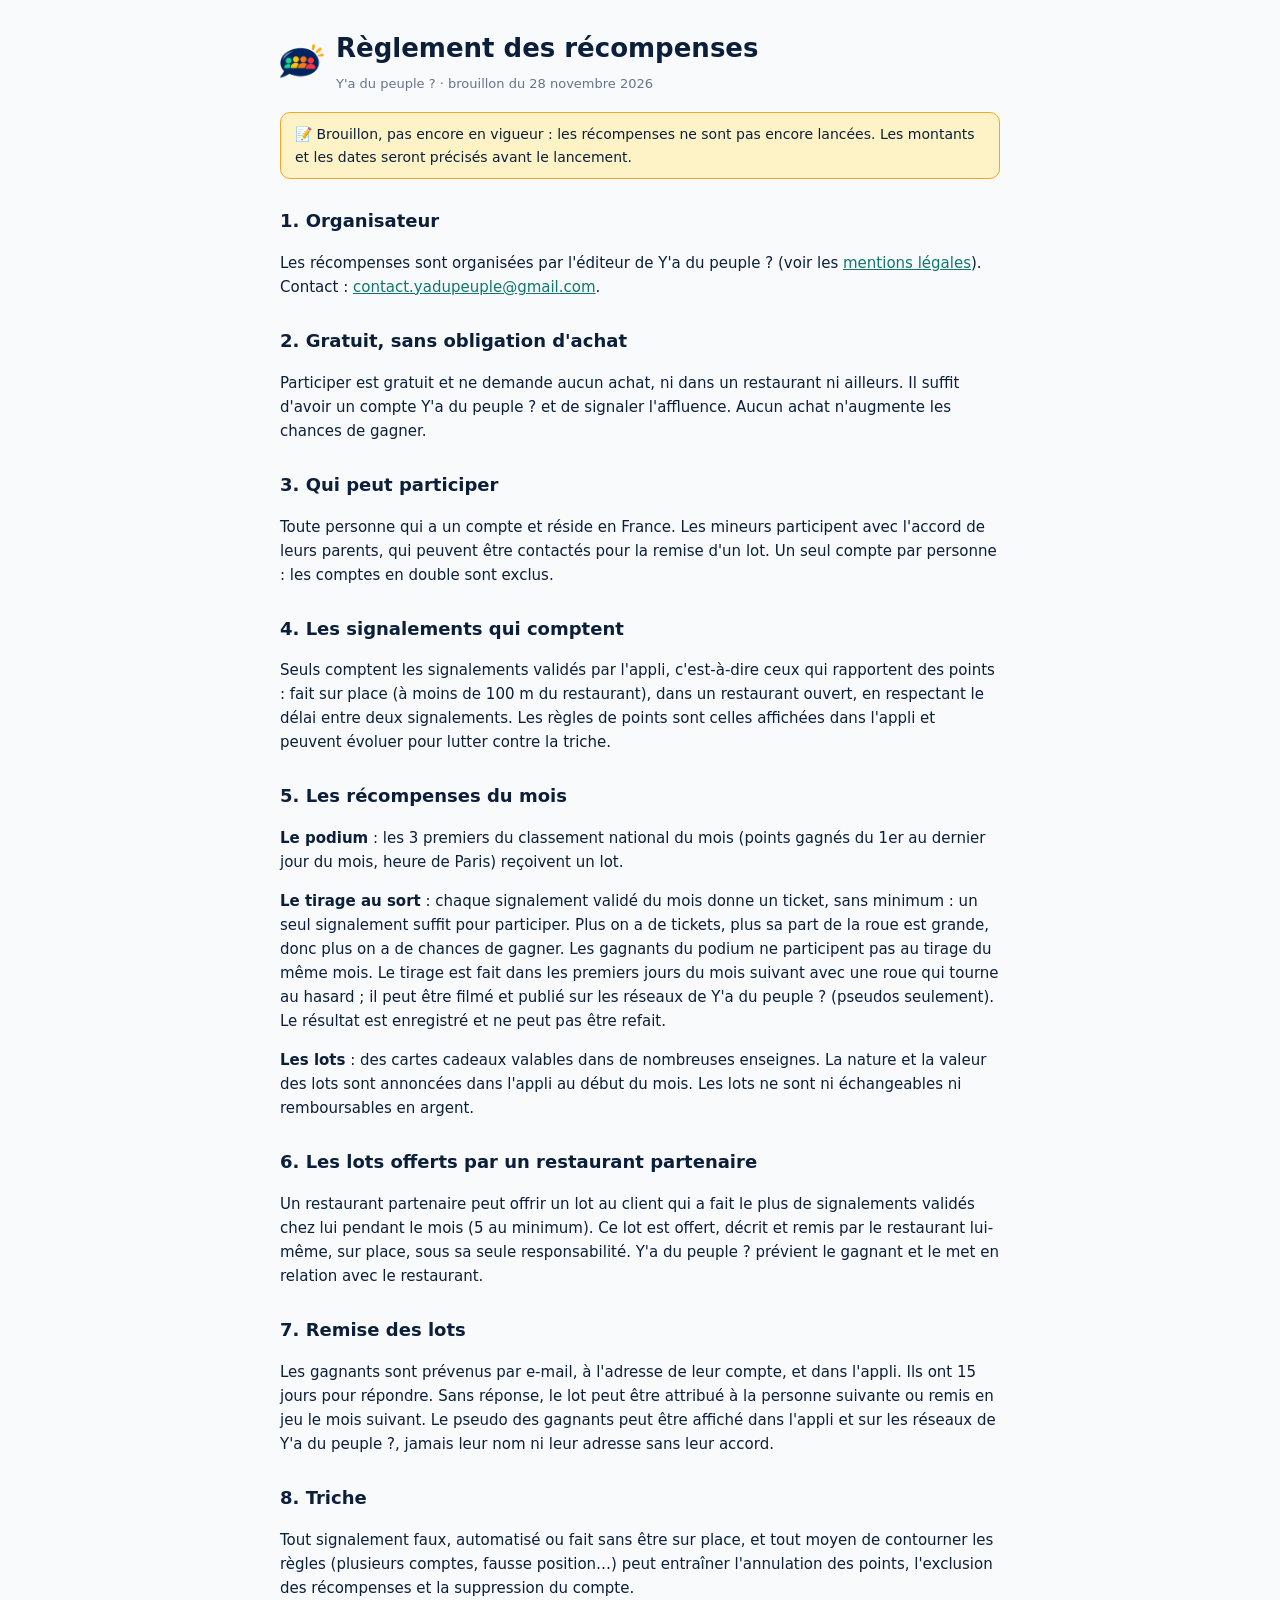
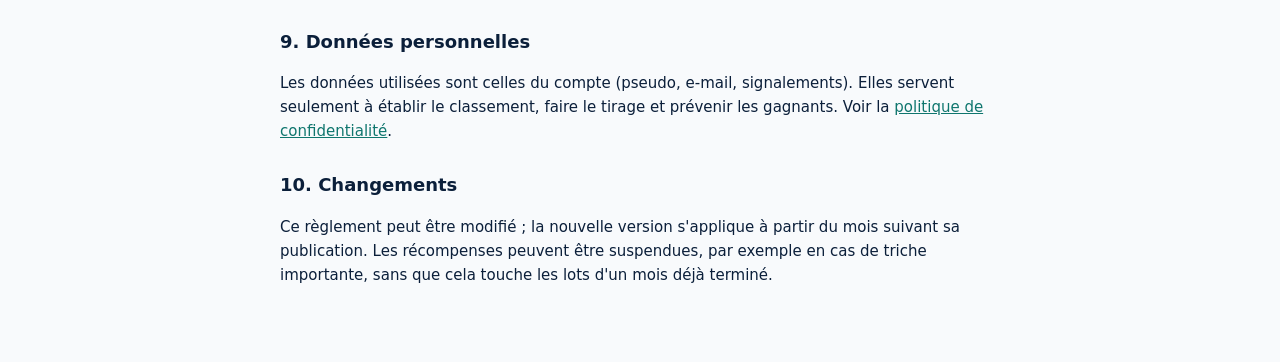
<file: reglement-recompenses.html>
<!DOCTYPE html>
<html lang="fr">
<head>
  <meta charset="utf-8">
  <meta name="viewport" content="width=device-width, initial-scale=1">
  <meta name="robots" content="noindex">
  <title>Règlement des récompenses – Y'a du peuple ?</title>
  <link rel="icon" href="icons/fav-64.png" type="image/png">
  <style>
    body { font: 15px/1.6 system-ui, -apple-system, "Segoe UI", Roboto, "Helvetica Neue", Arial, sans-serif; color: #0B1F3A; margin: 0; background: #F8FAFC; -webkit-font-smoothing: antialiased; }
    main { max-width: 720px; margin: 0 auto; padding: 28px 20px 60px; }
    h1 { font-size: 26px; margin: 0 0 4px; }
    h2 { font-size: 18px; margin: 28px 0 6px; }
    .muted { color: #64748B; font-size: 13px; }
    a { color: #0F766E; }
    header { display: flex; align-items: center; gap: 12px; margin-bottom: 18px; }
    header img { width: 44px; height: 44px; }
    .draft { background: #FEF3C7; border: 1px solid #F5A524; border-radius: 10px; padding: 10px 14px; font-size: 14px; }
  </style>
</head>
<body>
<main>
  <header><img src="icons/fav-192.png" alt=""><div><h1>Règlement des récompenses</h1><div class="muted">Y'a du peuple ? · brouillon du 28 novembre 2026</div></div></header>

  <p class="draft">📝 Brouillon, pas encore en vigueur : les récompenses ne sont pas encore lancées. Les montants et les dates seront précisés avant le lancement.</p>

  <h2>1. Organisateur</h2>
  <p>Les récompenses sont organisées par l'éditeur de Y'a du peuple ? (voir les <a href="mentions-legales.html">mentions légales</a>). Contact : <a href="mailto:contact.yadupeuple@gmail.com">contact.yadupeuple@gmail.com</a>.</p>

  <h2>2. Gratuit, sans obligation d'achat</h2>
  <p>Participer est gratuit et ne demande aucun achat, ni dans un restaurant ni ailleurs. Il suffit d'avoir un compte Y'a du peuple ? et de signaler l'affluence. Aucun achat n'augmente les chances de gagner.</p>

  <h2>3. Qui peut participer</h2>
  <p>Toute personne qui a un compte et réside en France. Les mineurs participent avec l'accord de leurs parents, qui peuvent être contactés pour la remise d'un lot. Un seul compte par personne : les comptes en double sont exclus.</p>

  <h2>4. Les signalements qui comptent</h2>
  <p>Seuls comptent les signalements validés par l'appli, c'est-à-dire ceux qui rapportent des points : fait sur place (à moins de 100 m du restaurant), dans un restaurant ouvert, en respectant le délai entre deux signalements. Les règles de points sont celles affichées dans l'appli et peuvent évoluer pour lutter contre la triche.</p>

  <h2>5. Les récompenses du mois</h2>
  <p><b>Le podium</b> : les 3 premiers du classement national du mois (points gagnés du 1er au dernier jour du mois, heure de Paris) reçoivent un lot.</p>
  <p><b>Le tirage au sort</b> : chaque signalement validé du mois donne un ticket, sans minimum : un seul signalement suffit pour participer. Plus on a de tickets, plus sa part de la roue est grande, donc plus on a de chances de gagner. Les gagnants du podium ne participent pas au tirage du même mois. Le tirage est fait dans les premiers jours du mois suivant avec une roue qui tourne au hasard ; il peut être filmé et publié sur les réseaux de Y'a du peuple ? (pseudos seulement). Le résultat est enregistré et ne peut pas être refait.</p>
  <p><b>Les lots</b> : des cartes cadeaux valables dans de nombreuses enseignes. La nature et la valeur des lots sont annoncées dans l'appli au début du mois. Les lots ne sont ni échangeables ni remboursables en argent.</p>

  <h2>6. Les lots offerts par un restaurant partenaire</h2>
  <p>Un restaurant partenaire peut offrir un lot au client qui a fait le plus de signalements validés chez lui pendant le mois (5 au minimum). Ce lot est offert, décrit et remis par le restaurant lui-même, sur place, sous sa seule responsabilité. Y'a du peuple ? prévient le gagnant et le met en relation avec le restaurant.</p>

  <h2>7. Remise des lots</h2>
  <p>Les gagnants sont prévenus par e-mail, à l'adresse de leur compte, et dans l'appli. Ils ont 15 jours pour répondre. Sans réponse, le lot peut être attribué à la personne suivante ou remis en jeu le mois suivant. Le pseudo des gagnants peut être affiché dans l'appli et sur les réseaux de Y'a du peuple ?, jamais leur nom ni leur adresse sans leur accord.</p>

  <h2>8. Triche</h2>
  <p>Tout signalement faux, automatisé ou fait sans être sur place, et tout moyen de contourner les règles (plusieurs comptes, fausse position…) peut entraîner l'annulation des points, l'exclusion des récompenses et la suppression du compte.</p>

  <h2>9. Données personnelles</h2>
  <p>Les données utilisées sont celles du compte (pseudo, e-mail, signalements). Elles servent seulement à établir le classement, faire le tirage et prévenir les gagnants. Voir la <a href="confidentialite.html">politique de confidentialité</a>.</p>

  <h2>10. Changements</h2>
  <p>Ce règlement peut être modifié ; la nouvelle version s'applique à partir du mois suivant sa publication. Les récompenses peuvent être suspendues, par exemple en cas de triche importante, sans que cela touche les lots d'un mois déjà terminé.</p>
</main>
</body>
</html>
</file>
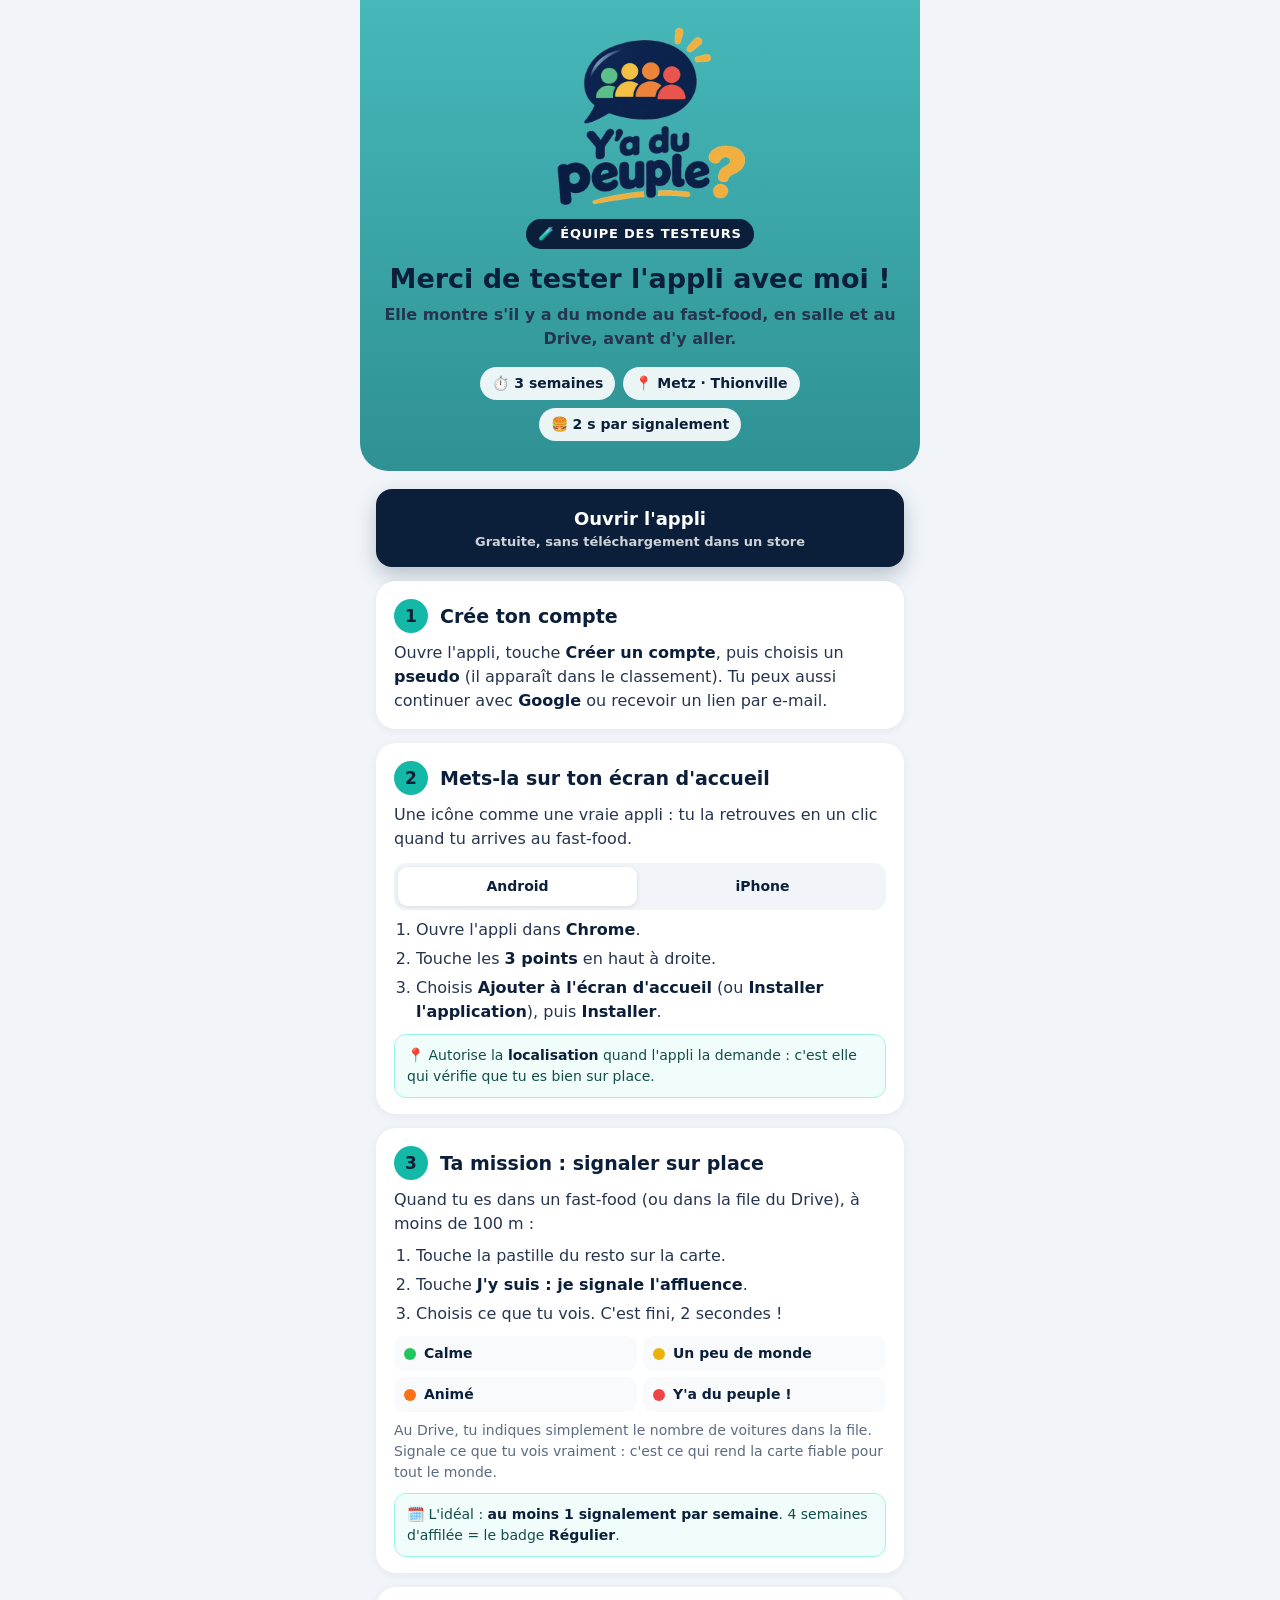
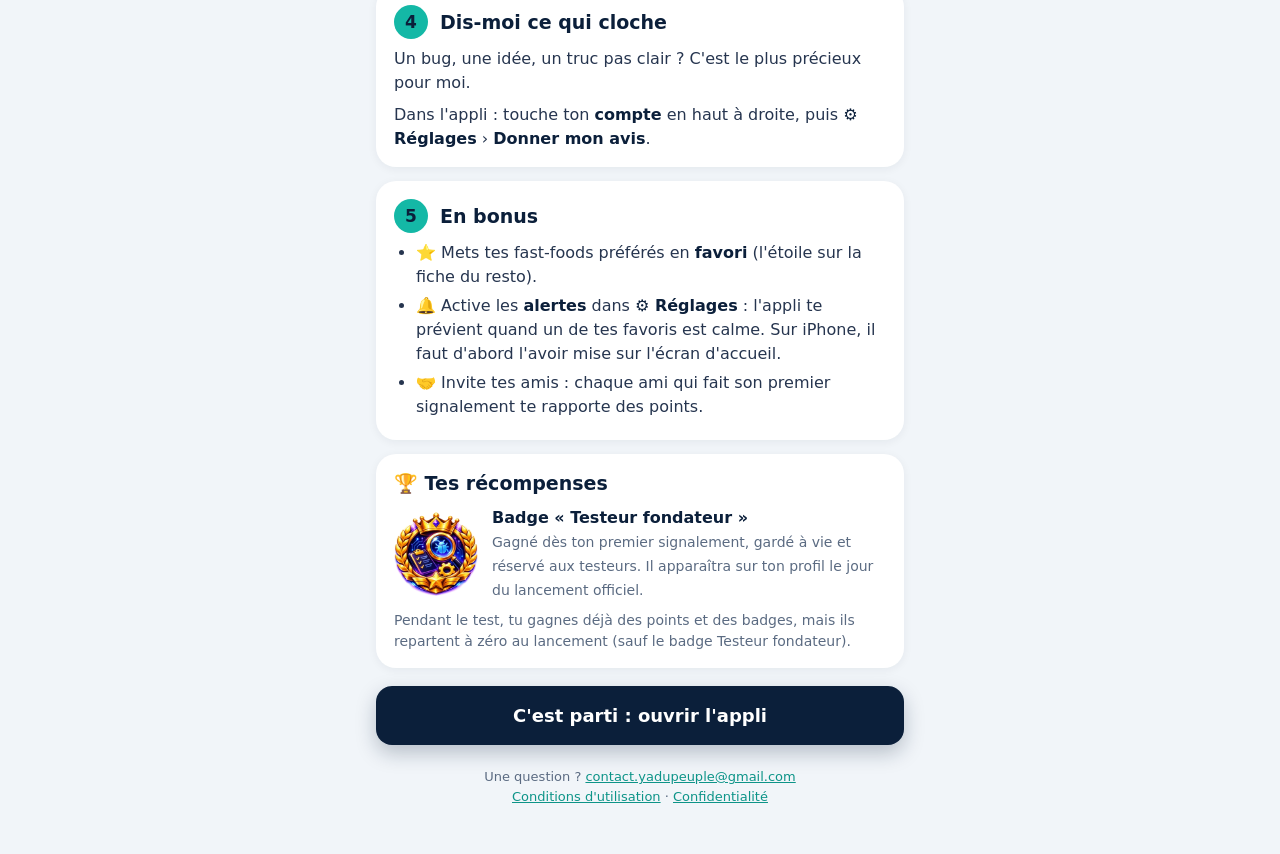
<file: testeur.html>
<!DOCTYPE html>
<html lang="fr">
<head>
  <meta charset="utf-8">
  <meta name="viewport" content="width=device-width, initial-scale=1, viewport-fit=cover">
  <title>Bienvenue dans l'équipe des testeurs – Y'a du peuple ?</title>
  <meta name="robots" content="noindex">
  <meta name="theme-color" content="#0B1F3A">
  <link rel="icon" href="icons/fav-64.png" type="image/png">
  <meta property="og:title" content="Bienvenue dans l'équipe des testeurs 🧪">
  <meta property="og:description" content="Y'a du peuple ? : l'affluence des fast-foods en direct, salle et Drive. Ta mission pendant 3 semaines, en 2 minutes de lecture.">
  <meta property="og:image" content="https://yadupeuple.github.io/icons/og.png">
  <meta property="og:url" content="https://yadupeuple.github.io/testeur.html">
  <style>
    :root { --navy: #0B1F3A; --teal: #14B8A6; --teal-d: #0D9488; --yel: #F5A524; --ink: #0B1F3A; --muted: #5B6B82; --line: #E2E8F0; }
    * { box-sizing: border-box; }
    body { margin: 0; font: 16px/1.5 system-ui, -apple-system, "Segoe UI", Roboto, "Helvetica Neue", Arial, sans-serif; color: var(--ink); background: #F1F5F9; -webkit-font-smoothing: antialiased; }
    main { max-width: 560px; margin: 0 auto; padding: 0 0 48px; }
    .hero { background: linear-gradient(180deg, #46B8B9, #2F9193); color: var(--navy); padding: 28px 22px 30px; border-radius: 0 0 28px 28px; text-align: center; }
    .hero img { width: 210px; max-width: 70%; height: auto; display: block; margin: 0 auto 14px; }
    .tagline { display: inline-block; background: var(--navy); color: #fff; font-weight: 800; font-size: 13px; letter-spacing: .06em; padding: 5px 12px; border-radius: 999px; }
    .hero h1 { font-size: 27px; line-height: 1.2; margin: 14px 0 8px; font-weight: 900; }
    .hero p { margin: 0; font-size: 16px; font-weight: 600; }
    .facts { display: flex; gap: 8px; justify-content: center; flex-wrap: wrap; margin-top: 16px; }
    .facts span { background: rgba(255,255,255,.9); border-radius: 999px; padding: 6px 12px; font-weight: 800; font-size: 14px; }
    .cta { display: block; margin: 18px 16px 4px; background: var(--navy); color: #fff; text-align: center; text-decoration: none; font-weight: 800; font-size: 18px; padding: 16px; border-radius: 16px; box-shadow: 0 8px 20px rgba(11,31,58,.25); }
    .cta small { display: block; font-weight: 600; font-size: 13px; opacity: .8; }
    .card { background: #fff; margin: 14px 16px 0; border-radius: 20px; padding: 18px 18px 16px; box-shadow: 0 2px 10px rgba(11,31,58,.06); }
    .step { display: flex; align-items: center; gap: 12px; margin-bottom: 6px; }
    .num { flex: none; width: 34px; height: 34px; border-radius: 50%; background: var(--teal); color: var(--navy); font-weight: 900; display: grid; place-items: center; font-size: 17px; }
    h2 { font-size: 19px; margin: 0; line-height: 1.25; }
    p, li { color: #26354F; }
    .card p { margin: 8px 0 0; }
    ul, ol { margin: 8px 0 0; padding-left: 22px; }
    li { margin: 5px 0; }
    .tabs { display: flex; gap: 6px; background: #F1F5F9; padding: 4px; border-radius: 12px; margin: 12px 0 6px; }
    .tabs button { flex: 1; border: 0; background: transparent; border-radius: 9px; padding: 9px 0; font: inherit; font-weight: 800; font-size: 14px; color: var(--ink); cursor: pointer; }
    .tabs button.on { background: #fff; box-shadow: 0 1px 4px rgba(11,31,58,.12); }
    .hint { background: #F0FDFA; border: 1px solid #99F6E4; border-radius: 12px; padding: 10px 12px; font-size: 14px; margin-top: 10px; color: #134E4A; }
    .levels { display: grid; grid-template-columns: 1fr 1fr; gap: 6px; margin-top: 10px; }
    .levels div { border-radius: 10px; padding: 7px 10px; font-weight: 800; font-size: 14px; display: flex; align-items: center; gap: 8px; background: #F8FAFC; }
    .levels i { width: 12px; height: 12px; border-radius: 50%; display: inline-block; flex: none; }
    .reward { display: flex; gap: 14px; align-items: center; margin-top: 10px; }
    .reward img { width: 84px; height: 84px; object-fit: contain; flex: none; }
    .muted { color: var(--muted); font-size: 14px; }
    footer { text-align: center; margin: 22px 16px 0; font-size: 13px; color: var(--muted); }
    footer a { color: var(--teal-d); }
    b { color: var(--ink); }
  </style>
</head>
<body>
<main>
  <section class="hero">
    <img src="icons/logo-boot.png" alt="Y'a du peuple ?">
    <span class="tagline">🧪 ÉQUIPE DES TESTEURS</span>
    <h1>Merci de tester l'appli avec moi !</h1>
    <p>Elle montre s'il y a du monde au fast-food, en salle et au Drive, avant d'y aller.</p>
    <div class="facts"><span>⏱️ 3 semaines</span><span>📍 Metz · Thionville</span><span>🍔 2 s par signalement</span></div>
  </section>

  <a class="cta" href="./">Ouvrir l'appli<small>Gratuite, sans téléchargement dans un store</small></a>

  <section class="card">
    <div class="step"><span class="num">1</span><h2>Crée ton compte</h2></div>
    <p>Ouvre l'appli, touche <b>Créer un compte</b>, puis choisis un <b>pseudo</b> (il apparaît dans le classement). Tu peux aussi continuer avec <b>Google</b> ou recevoir un lien par e-mail.</p>
  </section>

  <section class="card">
    <div class="step"><span class="num">2</span><h2>Mets-la sur ton écran d'accueil</h2></div>
    <p>Une icône comme une vraie appli : tu la retrouves en un clic quand tu arrives au fast-food.</p>
    <div class="tabs" role="tablist">
      <button type="button" data-os="android" class="on">Android</button>
      <button type="button" data-os="ios">iPhone</button>
    </div>
    <ol id="os-android">
      <li>Ouvre l'appli dans <b>Chrome</b>.</li>
      <li>Touche les <b>3 points</b> en haut à droite.</li>
      <li>Choisis <b>Ajouter à l'écran d'accueil</b> (ou <b>Installer l'application</b>), puis <b>Installer</b>.</li>
    </ol>
    <ol id="os-ios" hidden>
      <li>Ouvre l'appli dans <b>Safari</b> (obligatoire sur iPhone).</li>
      <li>Touche le bouton <b>Partager</b> (le carré avec une flèche vers le haut).</li>
      <li>Choisis <b>Sur l'écran d'accueil</b>, puis <b>Ajouter</b>.</li>
    </ol>
    <div class="hint">📍 Autorise la <b>localisation</b> quand l'appli la demande : c'est elle qui vérifie que tu es bien sur place.</div>
  </section>

  <section class="card">
    <div class="step"><span class="num">3</span><h2>Ta mission : signaler sur place</h2></div>
    <p>Quand tu es dans un fast-food (ou dans la file du Drive), à moins de 100 m :</p>
    <ol>
      <li>Touche la pastille du resto sur la carte.</li>
      <li>Touche <b>J'y suis : je signale l'affluence</b>.</li>
      <li>Choisis ce que tu vois. C'est fini, 2 secondes !</li>
    </ol>
    <div class="levels">
      <div><i style="background:#22C55E"></i>Calme</div>
      <div><i style="background:#EAB308"></i>Un peu de monde</div>
      <div><i style="background:#F97316"></i>Animé</div>
      <div><i style="background:#EF4444"></i>Y'a du peuple !</div>
    </div>
    <p class="muted">Au Drive, tu indiques simplement le nombre de voitures dans la file. Signale ce que tu vois vraiment : c'est ce qui rend la carte fiable pour tout le monde.</p>
    <div class="hint">🗓️ L'idéal : <b>au moins 1 signalement par semaine</b>. 4 semaines d'affilée = le badge <b>Régulier</b>.</div>
  </section>

  <section class="card">
    <div class="step"><span class="num">4</span><h2>Dis-moi ce qui cloche</h2></div>
    <p>Un bug, une idée, un truc pas clair ? C'est le plus précieux pour moi.</p>
    <p>Dans l'appli : touche ton <b>compte</b> en haut à droite, puis <b>⚙️ Réglages</b> › <b>Donner mon avis</b>.</p>
  </section>

  <section class="card">
    <div class="step"><span class="num">5</span><h2>En bonus</h2></div>
    <ul>
      <li>⭐ Mets tes fast-foods préférés en <b>favori</b> (l'étoile sur la fiche du resto).</li>
      <li>🔔 Active les <b>alertes</b> dans <b>⚙️ Réglages</b> : l'appli te prévient quand un de tes favoris est calme. Sur iPhone, il faut d'abord l'avoir mise sur l'écran d'accueil.</li>
      <li>🤝 Invite tes amis : chaque ami qui fait son premier signalement te rapporte des points.</li>
    </ul>
  </section>

  <section class="card">
    <h2>🏆 Tes récompenses</h2>
    <div class="reward">
      <img src="icons/badges/testeur.webp" alt="Badge Testeur fondateur">
      <div><b>Badge « Testeur fondateur »</b><br><span class="muted">Gagné dès ton premier signalement, gardé à vie et réservé aux testeurs. Il apparaîtra sur ton profil le jour du lancement officiel.</span></div>
    </div>
    <p class="muted">Pendant le test, tu gagnes déjà des points et des badges, mais ils repartent à zéro au lancement (sauf le badge Testeur fondateur).</p>
  </section>

  <a class="cta" href="./">C'est parti : ouvrir l'appli</a>

  <footer>
    Une question ? <a href="mailto:contact.yadupeuple@gmail.com">contact.yadupeuple@gmail.com</a><br>
    <a href="cgu.html">Conditions d'utilisation</a> · <a href="confidentialite.html">Confidentialité</a>
  </footer>
</main>
<script>
  (function () {
    var ios = /iPhone|iPad|iPod/.test(navigator.userAgent) || (navigator.platform === 'MacIntel' && navigator.maxTouchPoints > 1);
    function show(os) {
      document.querySelectorAll('.tabs button').forEach(function (b) { b.classList.toggle('on', b.dataset.os === os); });
      document.getElementById('os-android').hidden = os !== 'android';
      document.getElementById('os-ios').hidden = os !== 'ios';
    }
    document.querySelectorAll('.tabs button').forEach(function (b) { b.onclick = function () { show(b.dataset.os); }; });
    show(ios ? 'ios' : 'android');
  })();
</script>
</body>
</html>
</file>
<file: vendor/maplibre-gl.css>
.maplibregl-map{font:12px/20px Helvetica Neue,Arial,Helvetica,sans-serif;overflow:hidden;position:relative;-webkit-tap-highlight-color:rgb(0 0 0/0)}.maplibregl-canvas{left:0;position:absolute;top:0}.maplibregl-map:fullscreen{height:100%;width:100%}.maplibregl-ctrl-group button.maplibregl-ctrl-compass{touch-action:none}.maplibregl-canvas-container.maplibregl-interactive,.maplibregl-ctrl-group button.maplibregl-ctrl-compass{cursor:grab;-webkit-user-select:none;-moz-user-select:none;user-select:none}.maplibregl-canvas-container.maplibregl-interactive.maplibregl-track-pointer{cursor:pointer}.maplibregl-canvas-container.maplibregl-interactive:active,.maplibregl-ctrl-group button.maplibregl-ctrl-compass:active{cursor:grabbing}.maplibregl-canvas-container.maplibregl-touch-zoom-rotate,.maplibregl-canvas-container.maplibregl-touch-zoom-rotate .maplibregl-canvas{touch-action:pan-x pan-y}.maplibregl-canvas-container.maplibregl-touch-drag-pan,.maplibregl-canvas-container.maplibregl-touch-drag-pan .maplibregl-canvas{touch-action:pinch-zoom}.maplibregl-canvas-container.maplibregl-touch-zoom-rotate.maplibregl-touch-drag-pan,.maplibregl-canvas-container.maplibregl-touch-zoom-rotate.maplibregl-touch-drag-pan .maplibregl-canvas{touch-action:none}.maplibregl-canvas-container.maplibregl-touch-drag-pan.maplibregl-cooperative-gestures,.maplibregl-canvas-container.maplibregl-touch-drag-pan.maplibregl-cooperative-gestures .maplibregl-canvas{touch-action:pan-x pan-y}.maplibregl-ctrl-bottom-left,.maplibregl-ctrl-bottom-right,.maplibregl-ctrl-top-left,.maplibregl-ctrl-top-right{pointer-events:none;position:absolute;z-index:2}.maplibregl-ctrl-top-left{left:0;top:0}.maplibregl-ctrl-top-right{right:0;top:0}.maplibregl-ctrl-bottom-left{bottom:0;left:0}.maplibregl-ctrl-bottom-right{bottom:0;right:0}.maplibregl-ctrl{clear:both;pointer-events:auto;transform:translate(0)}.maplibregl-ctrl-top-left .maplibregl-ctrl{float:left;margin:10px 0 0 10px}.maplibregl-ctrl-top-right .maplibregl-ctrl{float:right;margin:10px 10px 0 0}.maplibregl-ctrl-bottom-left .maplibregl-ctrl{float:left;margin:0 0 10px 10px}.maplibregl-ctrl-bottom-right .maplibregl-ctrl{float:right;margin:0 10px 10px 0}.maplibregl-ctrl-group{background:#fff;border-radius:4px}.maplibregl-ctrl-group:not(:empty){box-shadow:0 0 0 2px rgba(0,0,0,.1)}@media (forced-colors:active){.maplibregl-ctrl-group:not(:empty){box-shadow:0 0 0 2px ButtonText}}.maplibregl-ctrl-group button{background-color:transparent;border:0;box-sizing:border-box;cursor:pointer;display:block;height:29px;outline:none;padding:0;width:29px}.maplibregl-ctrl-group button+button{border-top:1px solid #ddd}.maplibregl-ctrl button .maplibregl-ctrl-icon{background-position:50%;background-repeat:no-repeat;display:block;height:100%;width:100%}@media (forced-colors:active){.maplibregl-ctrl-icon{background-color:transparent}.maplibregl-ctrl-group button+button{border-top:1px solid ButtonText}}.maplibregl-ctrl button::-moz-focus-inner{border:0;padding:0}.maplibregl-ctrl-attrib-button:focus,.maplibregl-ctrl-group button:focus{box-shadow:0 0 2px 2px #0096ff}.maplibregl-ctrl button:disabled{cursor:not-allowed}.maplibregl-ctrl button:disabled .maplibregl-ctrl-icon{opacity:.25}@media (hover:hover){.maplibregl-ctrl button:not(:disabled):hover{background-color:rgba(0,0,0,.05)}}.maplibregl-ctrl button:not(:disabled):active{background-color:rgba(0,0,0,.05)}.maplibregl-ctrl-group button:focus:focus-visible{box-shadow:0 0 2px 2px #0096ff}.maplibregl-ctrl-group button:focus:not(:focus-visible){box-shadow:none}.maplibregl-ctrl-group button:focus:first-child{border-radius:4px 4px 0 0}.maplibregl-ctrl-group button:focus:last-child{border-radius:0 0 4px 4px}.maplibregl-ctrl-group button:focus:only-child{border-radius:inherit}.maplibregl-ctrl button.maplibregl-ctrl-zoom-out .maplibregl-ctrl-icon{background-image:url("data:image/svg+xml;charset=utf-8,%3Csvg xmlns='http://www.w3.org/2000/svg' width='29' height='29' fill='%23333' viewBox='0 0 29 29'%3E%3Cpath d='M10 13c-.75 0-1.5.75-1.5 1.5S9.25 16 10 16h9c.75 0 1.5-.75 1.5-1.5S19.75 13 19 13z'/%3E%3C/svg%3E")}.maplibregl-ctrl button.maplibregl-ctrl-zoom-in .maplibregl-ctrl-icon{background-image:url("data:image/svg+xml;charset=utf-8,%3Csvg xmlns='http://www.w3.org/2000/svg' width='29' height='29' fill='%23333' viewBox='0 0 29 29'%3E%3Cpath d='M14.5 8.5c-.75 0-1.5.75-1.5 1.5v3h-3c-.75 0-1.5.75-1.5 1.5S9.25 16 10 16h3v3c0 .75.75 1.5 1.5 1.5S16 19.75 16 19v-3h3c.75 0 1.5-.75 1.5-1.5S19.75 13 19 13h-3v-3c0-.75-.75-1.5-1.5-1.5'/%3E%3C/svg%3E")}@media (forced-colors:active){.maplibregl-ctrl button.maplibregl-ctrl-zoom-out .maplibregl-ctrl-icon{background-image:url("data:image/svg+xml;charset=utf-8,%3Csvg xmlns='http://www.w3.org/2000/svg' width='29' height='29' fill='%23fff' viewBox='0 0 29 29'%3E%3Cpath d='M10 13c-.75 0-1.5.75-1.5 1.5S9.25 16 10 16h9c.75 0 1.5-.75 1.5-1.5S19.75 13 19 13z'/%3E%3C/svg%3E")}.maplibregl-ctrl button.maplibregl-ctrl-zoom-in .maplibregl-ctrl-icon{background-image:url("data:image/svg+xml;charset=utf-8,%3Csvg xmlns='http://www.w3.org/2000/svg' width='29' height='29' fill='%23fff' viewBox='0 0 29 29'%3E%3Cpath d='M14.5 8.5c-.75 0-1.5.75-1.5 1.5v3h-3c-.75 0-1.5.75-1.5 1.5S9.25 16 10 16h3v3c0 .75.75 1.5 1.5 1.5S16 19.75 16 19v-3h3c.75 0 1.5-.75 1.5-1.5S19.75 13 19 13h-3v-3c0-.75-.75-1.5-1.5-1.5'/%3E%3C/svg%3E")}}@media (forced-colors:active) and (prefers-color-scheme:light){.maplibregl-ctrl button.maplibregl-ctrl-zoom-out .maplibregl-ctrl-icon{background-image:url("data:image/svg+xml;charset=utf-8,%3Csvg xmlns='http://www.w3.org/2000/svg' width='29' height='29' viewBox='0 0 29 29'%3E%3Cpath d='M10 13c-.75 0-1.5.75-1.5 1.5S9.25 16 10 16h9c.75 0 1.5-.75 1.5-1.5S19.75 13 19 13z'/%3E%3C/svg%3E")}.maplibregl-ctrl button.maplibregl-ctrl-zoom-in .maplibregl-ctrl-icon{background-image:url("data:image/svg+xml;charset=utf-8,%3Csvg xmlns='http://www.w3.org/2000/svg' width='29' height='29' viewBox='0 0 29 29'%3E%3Cpath d='M14.5 8.5c-.75 0-1.5.75-1.5 1.5v3h-3c-.75 0-1.5.75-1.5 1.5S9.25 16 10 16h3v3c0 .75.75 1.5 1.5 1.5S16 19.75 16 19v-3h3c.75 0 1.5-.75 1.5-1.5S19.75 13 19 13h-3v-3c0-.75-.75-1.5-1.5-1.5'/%3E%3C/svg%3E")}}.maplibregl-ctrl button.maplibregl-ctrl-fullscreen .maplibregl-ctrl-icon{background-image:url("data:image/svg+xml;charset=utf-8,%3Csvg xmlns='http://www.w3.org/2000/svg' width='29' height='29' fill='%23333' viewBox='0 0 29 29'%3E%3Cpath d='M24 16v5.5c0 1.75-.75 2.5-2.5 2.5H16v-1l3-1.5-4-5.5 1-1 5.5 4 1.5-3zM6 16l1.5 3 5.5-4 1 1-4 5.5 3 1.5v1H7.5C5.75 24 5 23.25 5 21.5V16zm7-11v1l-3 1.5 4 5.5-1 1-5.5-4L6 13H5V7.5C5 5.75 5.75 5 7.5 5zm11 2.5c0-1.75-.75-2.5-2.5-2.5H16v1l3 1.5-4 5.5 1 1 5.5-4 1.5 3h1z'/%3E%3C/svg%3E")}.maplibregl-ctrl button.maplibregl-ctrl-shrink .maplibregl-ctrl-icon{background-image:url("data:image/svg+xml;charset=utf-8,%3Csvg xmlns='http://www.w3.org/2000/svg' width='29' height='29' viewBox='0 0 29 29'%3E%3Cpath d='M18.5 16c-1.75 0-2.5.75-2.5 2.5V24h1l1.5-3 5.5 4 1-1-4-5.5 3-1.5v-1zM13 18.5c0-1.75-.75-2.5-2.5-2.5H5v1l3 1.5L4 24l1 1 5.5-4 1.5 3h1zm3-8c0 1.75.75 2.5 2.5 2.5H24v-1l-3-1.5L25 5l-1-1-5.5 4L17 5h-1zM10.5 13c1.75 0 2.5-.75 2.5-2.5V5h-1l-1.5 3L5 4 4 5l4 5.5L5 12v1z'/%3E%3C/svg%3E")}@media (forced-colors:active){.maplibregl-ctrl button.maplibregl-ctrl-fullscreen .maplibregl-ctrl-icon{background-image:url("data:image/svg+xml;charset=utf-8,%3Csvg xmlns='http://www.w3.org/2000/svg' width='29' height='29' fill='%23fff' viewBox='0 0 29 29'%3E%3Cpath d='M24 16v5.5c0 1.75-.75 2.5-2.5 2.5H16v-1l3-1.5-4-5.5 1-1 5.5 4 1.5-3zM6 16l1.5 3 5.5-4 1 1-4 5.5 3 1.5v1H7.5C5.75 24 5 23.25 5 21.5V16zm7-11v1l-3 1.5 4 5.5-1 1-5.5-4L6 13H5V7.5C5 5.75 5.75 5 7.5 5zm11 2.5c0-1.75-.75-2.5-2.5-2.5H16v1l3 1.5-4 5.5 1 1 5.5-4 1.5 3h1z'/%3E%3C/svg%3E")}.maplibregl-ctrl button.maplibregl-ctrl-shrink .maplibregl-ctrl-icon{background-image:url("data:image/svg+xml;charset=utf-8,%3Csvg xmlns='http://www.w3.org/2000/svg' width='29' height='29' fill='%23fff' viewBox='0 0 29 29'%3E%3Cpath d='M18.5 16c-1.75 0-2.5.75-2.5 2.5V24h1l1.5-3 5.5 4 1-1-4-5.5 3-1.5v-1zM13 18.5c0-1.75-.75-2.5-2.5-2.5H5v1l3 1.5L4 24l1 1 5.5-4 1.5 3h1zm3-8c0 1.75.75 2.5 2.5 2.5H24v-1l-3-1.5L25 5l-1-1-5.5 4L17 5h-1zM10.5 13c1.75 0 2.5-.75 2.5-2.5V5h-1l-1.5 3L5 4 4 5l4 5.5L5 12v1z'/%3E%3C/svg%3E")}}@media (forced-colors:active) and (prefers-color-scheme:light){.maplibregl-ctrl button.maplibregl-ctrl-fullscreen .maplibregl-ctrl-icon{background-image:url("data:image/svg+xml;charset=utf-8,%3Csvg xmlns='http://www.w3.org/2000/svg' width='29' height='29' viewBox='0 0 29 29'%3E%3Cpath d='M24 16v5.5c0 1.75-.75 2.5-2.5 2.5H16v-1l3-1.5-4-5.5 1-1 5.5 4 1.5-3zM6 16l1.5 3 5.5-4 1 1-4 5.5 3 1.5v1H7.5C5.75 24 5 23.25 5 21.5V16zm7-11v1l-3 1.5 4 5.5-1 1-5.5-4L6 13H5V7.5C5 5.75 5.75 5 7.5 5zm11 2.5c0-1.75-.75-2.5-2.5-2.5H16v1l3 1.5-4 5.5 1 1 5.5-4 1.5 3h1z'/%3E%3C/svg%3E")}.maplibregl-ctrl button.maplibregl-ctrl-shrink .maplibregl-ctrl-icon{background-image:url("data:image/svg+xml;charset=utf-8,%3Csvg xmlns='http://www.w3.org/2000/svg' width='29' height='29' viewBox='0 0 29 29'%3E%3Cpath d='M18.5 16c-1.75 0-2.5.75-2.5 2.5V24h1l1.5-3 5.5 4 1-1-4-5.5 3-1.5v-1zM13 18.5c0-1.75-.75-2.5-2.5-2.5H5v1l3 1.5L4 24l1 1 5.5-4 1.5 3h1zm3-8c0 1.75.75 2.5 2.5 2.5H24v-1l-3-1.5L25 5l-1-1-5.5 4L17 5h-1zM10.5 13c1.75 0 2.5-.75 2.5-2.5V5h-1l-1.5 3L5 4 4 5l4 5.5L5 12v1z'/%3E%3C/svg%3E")}}.maplibregl-ctrl button.maplibregl-ctrl-compass .maplibregl-ctrl-icon{background-image:url("data:image/svg+xml;charset=utf-8,%3Csvg xmlns='http://www.w3.org/2000/svg' width='29' height='29' fill='%23333' viewBox='0 0 29 29'%3E%3Cpath d='m10.5 14 4-8 4 8z'/%3E%3Cpath fill='%23ccc' d='m10.5 16 4 8 4-8z'/%3E%3C/svg%3E")}@media (forced-colors:active){.maplibregl-ctrl button.maplibregl-ctrl-compass .maplibregl-ctrl-icon{background-image:url("data:image/svg+xml;charset=utf-8,%3Csvg xmlns='http://www.w3.org/2000/svg' width='29' height='29' fill='%23fff' viewBox='0 0 29 29'%3E%3Cpath d='m10.5 14 4-8 4 8z'/%3E%3Cpath fill='%23ccc' d='m10.5 16 4 8 4-8z'/%3E%3C/svg%3E")}}@media (forced-colors:active) and (prefers-color-scheme:light){.maplibregl-ctrl button.maplibregl-ctrl-compass .maplibregl-ctrl-icon{background-image:url("data:image/svg+xml;charset=utf-8,%3Csvg xmlns='http://www.w3.org/2000/svg' width='29' height='29' viewBox='0 0 29 29'%3E%3Cpath d='m10.5 14 4-8 4 8z'/%3E%3Cpath fill='%23ccc' d='m10.5 16 4 8 4-8z'/%3E%3C/svg%3E")}}.maplibregl-ctrl button.maplibregl-ctrl-globe .maplibregl-ctrl-icon{background-image:url("data:image/svg+xml;charset=utf-8,%3Csvg xmlns='http://www.w3.org/2000/svg' width='22' height='22' fill='none' stroke='%23333' viewBox='0 0 22 22'%3E%3Ccircle cx='11' cy='11' r='8.5'/%3E%3Cpath d='M17.5 11c0 4.819-3.02 8.5-6.5 8.5S4.5 15.819 4.5 11 7.52 2.5 11 2.5s6.5 3.681 6.5 8.5Z'/%3E%3Cpath d='M13.5 11c0 2.447-.331 4.64-.853 6.206-.262.785-.562 1.384-.872 1.777-.314.399-.58.517-.775.517s-.461-.118-.775-.517c-.31-.393-.61-.992-.872-1.777C8.831 15.64 8.5 13.446 8.5 11s.331-4.64.853-6.206c.262-.785.562-1.384.872-1.777.314-.399.58-.517.775-.517s.461.118.775.517c.31.393.61.992.872 1.777.522 1.565.853 3.76.853 6.206Z'/%3E%3Cpath d='M11 7.5c-1.909 0-3.622-.166-4.845-.428-.616-.132-1.08-.283-1.379-.434a1.3 1.3 0 0 1-.224-.138q.07-.058.224-.138c.299-.151.763-.302 1.379-.434C7.378 5.666 9.091 5.5 11 5.5s3.622.166 4.845.428c.616.132 1.08.283 1.379.434.105.053.177.1.224.138q-.07.058-.224.138c-.299.151-.763.302-1.379.434-1.223.262-2.936.428-4.845.428ZM4.486 6.436ZM11 16.5c-1.909 0-3.622-.166-4.845-.428-.616-.132-1.08-.283-1.379-.434a1.3 1.3 0 0 1-.224-.138 1.3 1.3 0 0 1 .224-.138c.299-.151.763-.302 1.379-.434C7.378 14.666 9.091 14.5 11 14.5s3.622.166 4.845.428c.616.132 1.08.283 1.379.434.105.053.177.1.224.138a1.3 1.3 0 0 1-.224.138c-.299.151-.763.302-1.379.434-1.223.262-2.936.428-4.845.428Zm-6.514-1.064ZM11 12.5c-2.46 0-4.672-.222-6.255-.574-.796-.177-1.406-.38-1.805-.59a1.5 1.5 0 0 1-.39-.272.3.3 0 0 1-.047-.064.3.3 0 0 1 .048-.064c.066-.073.189-.167.389-.272.399-.21 1.009-.413 1.805-.59C6.328 9.722 8.54 9.5 11 9.5s4.672.222 6.256.574c.795.177 1.405.38 1.804.59.2.105.323.2.39.272a.3.3 0 0 1 .047.064.3.3 0 0 1-.048.064 1.4 1.4 0 0 1-.389.272c-.399.21-1.009.413-1.804.59-1.584.352-3.796.574-6.256.574Zm-8.501-1.51v.002zm0 .018v.002zm17.002.002v-.002zm0-.018v-.002z'/%3E%3C/svg%3E")}.maplibregl-ctrl button.maplibregl-ctrl-globe-enabled .maplibregl-ctrl-icon{background-image:url("data:image/svg+xml;charset=utf-8,%3Csvg xmlns='http://www.w3.org/2000/svg' width='22' height='22' fill='none' stroke='%2333b5e5' viewBox='0 0 22 22'%3E%3Ccircle cx='11' cy='11' r='8.5'/%3E%3Cpath d='M17.5 11c0 4.819-3.02 8.5-6.5 8.5S4.5 15.819 4.5 11 7.52 2.5 11 2.5s6.5 3.681 6.5 8.5Z'/%3E%3Cpath d='M13.5 11c0 2.447-.331 4.64-.853 6.206-.262.785-.562 1.384-.872 1.777-.314.399-.58.517-.775.517s-.461-.118-.775-.517c-.31-.393-.61-.992-.872-1.777C8.831 15.64 8.5 13.446 8.5 11s.331-4.64.853-6.206c.262-.785.562-1.384.872-1.777.314-.399.58-.517.775-.517s.461.118.775.517c.31.393.61.992.872 1.777.522 1.565.853 3.76.853 6.206Z'/%3E%3Cpath d='M11 7.5c-1.909 0-3.622-.166-4.845-.428-.616-.132-1.08-.283-1.379-.434a1.3 1.3 0 0 1-.224-.138q.07-.058.224-.138c.299-.151.763-.302 1.379-.434C7.378 5.666 9.091 5.5 11 5.5s3.622.166 4.845.428c.616.132 1.08.283 1.379.434.105.053.177.1.224.138q-.07.058-.224.138c-.299.151-.763.302-1.379.434-1.223.262-2.936.428-4.845.428ZM4.486 6.436ZM11 16.5c-1.909 0-3.622-.166-4.845-.428-.616-.132-1.08-.283-1.379-.434a1.3 1.3 0 0 1-.224-.138 1.3 1.3 0 0 1 .224-.138c.299-.151.763-.302 1.379-.434C7.378 14.666 9.091 14.5 11 14.5s3.622.166 4.845.428c.616.132 1.08.283 1.379.434.105.053.177.1.224.138a1.3 1.3 0 0 1-.224.138c-.299.151-.763.302-1.379.434-1.223.262-2.936.428-4.845.428Zm-6.514-1.064ZM11 12.5c-2.46 0-4.672-.222-6.255-.574-.796-.177-1.406-.38-1.805-.59a1.5 1.5 0 0 1-.39-.272.3.3 0 0 1-.047-.064.3.3 0 0 1 .048-.064c.066-.073.189-.167.389-.272.399-.21 1.009-.413 1.805-.59C6.328 9.722 8.54 9.5 11 9.5s4.672.222 6.256.574c.795.177 1.405.38 1.804.59.2.105.323.2.39.272a.3.3 0 0 1 .047.064.3.3 0 0 1-.048.064 1.4 1.4 0 0 1-.389.272c-.399.21-1.009.413-1.804.59-1.584.352-3.796.574-6.256.574Zm-8.501-1.51v.002zm0 .018v.002zm17.002.002v-.002zm0-.018v-.002z'/%3E%3C/svg%3E")}.maplibregl-ctrl button.maplibregl-ctrl-terrain .maplibregl-ctrl-icon{background-image:url("data:image/svg+xml;charset=utf-8,%3Csvg xmlns='http://www.w3.org/2000/svg' width='22' height='22' fill='%23333' viewBox='0 0 22 22'%3E%3Cpath d='m1.754 13.406 4.453-4.851 3.09 3.09 3.281 3.277.969-.969-3.309-3.312 3.844-4.121 6.148 6.886h1.082v-.855l-7.207-8.07-4.84 5.187L6.169 6.57l-5.48 5.965v.871ZM.688 16.844h20.625v1.375H.688Zm0 0'/%3E%3C/svg%3E")}.maplibregl-ctrl button.maplibregl-ctrl-terrain-enabled .maplibregl-ctrl-icon{background-image:url("data:image/svg+xml;charset=utf-8,%3Csvg xmlns='http://www.w3.org/2000/svg' width='22' height='22' fill='%2333b5e5' viewBox='0 0 22 22'%3E%3Cpath d='m1.754 13.406 4.453-4.851 3.09 3.09 3.281 3.277.969-.969-3.309-3.312 3.844-4.121 6.148 6.886h1.082v-.855l-7.207-8.07-4.84 5.187L6.169 6.57l-5.48 5.965v.871ZM.688 16.844h20.625v1.375H.688Zm0 0'/%3E%3C/svg%3E")}.maplibregl-ctrl button.maplibregl-ctrl-geolocate .maplibregl-ctrl-icon{background-image:url("data:image/svg+xml;charset=utf-8,%3Csvg xmlns='http://www.w3.org/2000/svg' width='29' height='29' fill='%23333' viewBox='0 0 20 20'%3E%3Cpath d='M10 4C9 4 9 5 9 5v.1A5 5 0 0 0 5.1 9H5s-1 0-1 1 1 1 1 1h.1A5 5 0 0 0 9 14.9v.1s0 1 1 1 1-1 1-1v-.1a5 5 0 0 0 3.9-3.9h.1s1 0 1-1-1-1-1-1h-.1A5 5 0 0 0 11 5.1V5s0-1-1-1m0 2.5a3.5 3.5 0 1 1 0 7 3.5 3.5 0 1 1 0-7'/%3E%3Ccircle cx='10' cy='10' r='2'/%3E%3C/svg%3E")}.maplibregl-ctrl button.maplibregl-ctrl-geolocate:disabled .maplibregl-ctrl-icon{background-image:url("data:image/svg+xml;charset=utf-8,%3Csvg xmlns='http://www.w3.org/2000/svg' width='29' height='29' fill='%23aaa' viewBox='0 0 20 20'%3E%3Cpath d='M10 4C9 4 9 5 9 5v.1A5 5 0 0 0 5.1 9H5s-1 0-1 1 1 1 1 1h.1A5 5 0 0 0 9 14.9v.1s0 1 1 1 1-1 1-1v-.1a5 5 0 0 0 3.9-3.9h.1s1 0 1-1-1-1-1-1h-.1A5 5 0 0 0 11 5.1V5s0-1-1-1m0 2.5a3.5 3.5 0 1 1 0 7 3.5 3.5 0 1 1 0-7'/%3E%3Ccircle cx='10' cy='10' r='2'/%3E%3Cpath fill='red' d='m14 5 1 1-9 9-1-1z'/%3E%3C/svg%3E")}.maplibregl-ctrl button.maplibregl-ctrl-geolocate.maplibregl-ctrl-geolocate-active .maplibregl-ctrl-icon{background-image:url("data:image/svg+xml;charset=utf-8,%3Csvg xmlns='http://www.w3.org/2000/svg' width='29' height='29' fill='%2333b5e5' viewBox='0 0 20 20'%3E%3Cpath d='M10 4C9 4 9 5 9 5v.1A5 5 0 0 0 5.1 9H5s-1 0-1 1 1 1 1 1h.1A5 5 0 0 0 9 14.9v.1s0 1 1 1 1-1 1-1v-.1a5 5 0 0 0 3.9-3.9h.1s1 0 1-1-1-1-1-1h-.1A5 5 0 0 0 11 5.1V5s0-1-1-1m0 2.5a3.5 3.5 0 1 1 0 7 3.5 3.5 0 1 1 0-7'/%3E%3Ccircle cx='10' cy='10' r='2'/%3E%3C/svg%3E")}.maplibregl-ctrl button.maplibregl-ctrl-geolocate.maplibregl-ctrl-geolocate-active-error .maplibregl-ctrl-icon{background-image:url("data:image/svg+xml;charset=utf-8,%3Csvg xmlns='http://www.w3.org/2000/svg' width='29' height='29' fill='%23e58978' viewBox='0 0 20 20'%3E%3Cpath d='M10 4C9 4 9 5 9 5v.1A5 5 0 0 0 5.1 9H5s-1 0-1 1 1 1 1 1h.1A5 5 0 0 0 9 14.9v.1s0 1 1 1 1-1 1-1v-.1a5 5 0 0 0 3.9-3.9h.1s1 0 1-1-1-1-1-1h-.1A5 5 0 0 0 11 5.1V5s0-1-1-1m0 2.5a3.5 3.5 0 1 1 0 7 3.5 3.5 0 1 1 0-7'/%3E%3Ccircle cx='10' cy='10' r='2'/%3E%3C/svg%3E")}.maplibregl-ctrl button.maplibregl-ctrl-geolocate.maplibregl-ctrl-geolocate-background .maplibregl-ctrl-icon{background-image:url("data:image/svg+xml;charset=utf-8,%3Csvg xmlns='http://www.w3.org/2000/svg' width='29' height='29' fill='%2333b5e5' viewBox='0 0 20 20'%3E%3Cpath d='M10 4C9 4 9 5 9 5v.1A5 5 0 0 0 5.1 9H5s-1 0-1 1 1 1 1 1h.1A5 5 0 0 0 9 14.9v.1s0 1 1 1 1-1 1-1v-.1a5 5 0 0 0 3.9-3.9h.1s1 0 1-1-1-1-1-1h-.1A5 5 0 0 0 11 5.1V5s0-1-1-1m0 2.5a3.5 3.5 0 1 1 0 7 3.5 3.5 0 1 1 0-7'/%3E%3C/svg%3E")}.maplibregl-ctrl button.maplibregl-ctrl-geolocate.maplibregl-ctrl-geolocate-background-error .maplibregl-ctrl-icon{background-image:url("data:image/svg+xml;charset=utf-8,%3Csvg xmlns='http://www.w3.org/2000/svg' width='29' height='29' fill='%23e54e33' viewBox='0 0 20 20'%3E%3Cpath d='M10 4C9 4 9 5 9 5v.1A5 5 0 0 0 5.1 9H5s-1 0-1 1 1 1 1 1h.1A5 5 0 0 0 9 14.9v.1s0 1 1 1 1-1 1-1v-.1a5 5 0 0 0 3.9-3.9h.1s1 0 1-1-1-1-1-1h-.1A5 5 0 0 0 11 5.1V5s0-1-1-1m0 2.5a3.5 3.5 0 1 1 0 7 3.5 3.5 0 1 1 0-7'/%3E%3C/svg%3E")}.maplibregl-ctrl button.maplibregl-ctrl-geolocate.maplibregl-ctrl-geolocate-waiting .maplibregl-ctrl-icon{animation:maplibregl-spin 2s linear infinite}@media (forced-colors:active){.maplibregl-ctrl button.maplibregl-ctrl-geolocate .maplibregl-ctrl-icon{background-image:url("data:image/svg+xml;charset=utf-8,%3Csvg xmlns='http://www.w3.org/2000/svg' width='29' height='29' fill='%23fff' viewBox='0 0 20 20'%3E%3Cpath d='M10 4C9 4 9 5 9 5v.1A5 5 0 0 0 5.1 9H5s-1 0-1 1 1 1 1 1h.1A5 5 0 0 0 9 14.9v.1s0 1 1 1 1-1 1-1v-.1a5 5 0 0 0 3.9-3.9h.1s1 0 1-1-1-1-1-1h-.1A5 5 0 0 0 11 5.1V5s0-1-1-1m0 2.5a3.5 3.5 0 1 1 0 7 3.5 3.5 0 1 1 0-7'/%3E%3Ccircle cx='10' cy='10' r='2'/%3E%3C/svg%3E")}.maplibregl-ctrl button.maplibregl-ctrl-geolocate:disabled .maplibregl-ctrl-icon{background-image:url("data:image/svg+xml;charset=utf-8,%3Csvg xmlns='http://www.w3.org/2000/svg' width='29' height='29' fill='%23999' viewBox='0 0 20 20'%3E%3Cpath d='M10 4C9 4 9 5 9 5v.1A5 5 0 0 0 5.1 9H5s-1 0-1 1 1 1 1 1h.1A5 5 0 0 0 9 14.9v.1s0 1 1 1 1-1 1-1v-.1a5 5 0 0 0 3.9-3.9h.1s1 0 1-1-1-1-1-1h-.1A5 5 0 0 0 11 5.1V5s0-1-1-1m0 2.5a3.5 3.5 0 1 1 0 7 3.5 3.5 0 1 1 0-7'/%3E%3Ccircle cx='10' cy='10' r='2'/%3E%3Cpath fill='red' d='m14 5 1 1-9 9-1-1z'/%3E%3C/svg%3E")}.maplibregl-ctrl button.maplibregl-ctrl-geolocate.maplibregl-ctrl-geolocate-active .maplibregl-ctrl-icon{background-image:url("data:image/svg+xml;charset=utf-8,%3Csvg xmlns='http://www.w3.org/2000/svg' width='29' height='29' fill='%2333b5e5' viewBox='0 0 20 20'%3E%3Cpath d='M10 4C9 4 9 5 9 5v.1A5 5 0 0 0 5.1 9H5s-1 0-1 1 1 1 1 1h.1A5 5 0 0 0 9 14.9v.1s0 1 1 1 1-1 1-1v-.1a5 5 0 0 0 3.9-3.9h.1s1 0 1-1-1-1-1-1h-.1A5 5 0 0 0 11 5.1V5s0-1-1-1m0 2.5a3.5 3.5 0 1 1 0 7 3.5 3.5 0 1 1 0-7'/%3E%3Ccircle cx='10' cy='10' r='2'/%3E%3C/svg%3E")}.maplibregl-ctrl button.maplibregl-ctrl-geolocate.maplibregl-ctrl-geolocate-active-error .maplibregl-ctrl-icon{background-image:url("data:image/svg+xml;charset=utf-8,%3Csvg xmlns='http://www.w3.org/2000/svg' width='29' height='29' fill='%23e58978' viewBox='0 0 20 20'%3E%3Cpath d='M10 4C9 4 9 5 9 5v.1A5 5 0 0 0 5.1 9H5s-1 0-1 1 1 1 1 1h.1A5 5 0 0 0 9 14.9v.1s0 1 1 1 1-1 1-1v-.1a5 5 0 0 0 3.9-3.9h.1s1 0 1-1-1-1-1-1h-.1A5 5 0 0 0 11 5.1V5s0-1-1-1m0 2.5a3.5 3.5 0 1 1 0 7 3.5 3.5 0 1 1 0-7'/%3E%3Ccircle cx='10' cy='10' r='2'/%3E%3C/svg%3E")}.maplibregl-ctrl button.maplibregl-ctrl-geolocate.maplibregl-ctrl-geolocate-background .maplibregl-ctrl-icon{background-image:url("data:image/svg+xml;charset=utf-8,%3Csvg xmlns='http://www.w3.org/2000/svg' width='29' height='29' fill='%2333b5e5' viewBox='0 0 20 20'%3E%3Cpath d='M10 4C9 4 9 5 9 5v.1A5 5 0 0 0 5.1 9H5s-1 0-1 1 1 1 1 1h.1A5 5 0 0 0 9 14.9v.1s0 1 1 1 1-1 1-1v-.1a5 5 0 0 0 3.9-3.9h.1s1 0 1-1-1-1-1-1h-.1A5 5 0 0 0 11 5.1V5s0-1-1-1m0 2.5a3.5 3.5 0 1 1 0 7 3.5 3.5 0 1 1 0-7'/%3E%3C/svg%3E")}.maplibregl-ctrl button.maplibregl-ctrl-geolocate.maplibregl-ctrl-geolocate-background-error .maplibregl-ctrl-icon{background-image:url("data:image/svg+xml;charset=utf-8,%3Csvg xmlns='http://www.w3.org/2000/svg' width='29' height='29' fill='%23e54e33' viewBox='0 0 20 20'%3E%3Cpath d='M10 4C9 4 9 5 9 5v.1A5 5 0 0 0 5.1 9H5s-1 0-1 1 1 1 1 1h.1A5 5 0 0 0 9 14.9v.1s0 1 1 1 1-1 1-1v-.1a5 5 0 0 0 3.9-3.9h.1s1 0 1-1-1-1-1-1h-.1A5 5 0 0 0 11 5.1V5s0-1-1-1m0 2.5a3.5 3.5 0 1 1 0 7 3.5 3.5 0 1 1 0-7'/%3E%3C/svg%3E")}}@media (forced-colors:active) and (prefers-color-scheme:light){.maplibregl-ctrl button.maplibregl-ctrl-geolocate .maplibregl-ctrl-icon{background-image:url("data:image/svg+xml;charset=utf-8,%3Csvg xmlns='http://www.w3.org/2000/svg' width='29' height='29' viewBox='0 0 20 20'%3E%3Cpath d='M10 4C9 4 9 5 9 5v.1A5 5 0 0 0 5.1 9H5s-1 0-1 1 1 1 1 1h.1A5 5 0 0 0 9 14.9v.1s0 1 1 1 1-1 1-1v-.1a5 5 0 0 0 3.9-3.9h.1s1 0 1-1-1-1-1-1h-.1A5 5 0 0 0 11 5.1V5s0-1-1-1m0 2.5a3.5 3.5 0 1 1 0 7 3.5 3.5 0 1 1 0-7'/%3E%3Ccircle cx='10' cy='10' r='2'/%3E%3C/svg%3E")}.maplibregl-ctrl button.maplibregl-ctrl-geolocate:disabled .maplibregl-ctrl-icon{background-image:url("data:image/svg+xml;charset=utf-8,%3Csvg xmlns='http://www.w3.org/2000/svg' width='29' height='29' fill='%23666' viewBox='0 0 20 20'%3E%3Cpath d='M10 4C9 4 9 5 9 5v.1A5 5 0 0 0 5.1 9H5s-1 0-1 1 1 1 1 1h.1A5 5 0 0 0 9 14.9v.1s0 1 1 1 1-1 1-1v-.1a5 5 0 0 0 3.9-3.9h.1s1 0 1-1-1-1-1-1h-.1A5 5 0 0 0 11 5.1V5s0-1-1-1m0 2.5a3.5 3.5 0 1 1 0 7 3.5 3.5 0 1 1 0-7'/%3E%3Ccircle cx='10' cy='10' r='2'/%3E%3Cpath fill='red' d='m14 5 1 1-9 9-1-1z'/%3E%3C/svg%3E")}}@keyframes maplibregl-spin{0%{transform:rotate(0deg)}to{transform:rotate(1turn)}}a.maplibregl-ctrl-logo{background-image:url("data:image/svg+xml;charset=utf-8,%3Csvg xmlns='http://www.w3.org/2000/svg' width='88' height='23' fill='none'%3E%3Cpath fill='%23000' fill-opacity='.4' fill-rule='evenodd' d='M17.408 16.796h-1.827l2.501-12.095h.198l3.324 6.533.988 2.19.988-2.19 3.258-6.533h.181l2.6 12.095h-1.81l-1.218-5.644-.362-1.71-.658 1.71-2.929 5.644h-.098l-2.914-5.644-.757-1.71-.345 1.71zm1.958-3.42-.726 3.663a1.255 1.255 0 0 1-1.232 1.011h-1.827a1.255 1.255 0 0 1-1.229-1.509l2.501-12.095a1.255 1.255 0 0 1 1.23-1.001h.197a1.25 1.25 0 0 1 1.12.685l3.19 6.273 3.125-6.263a1.25 1.25 0 0 1 1.123-.695h.181a1.255 1.255 0 0 1 1.227.991l1.443 6.71a5 5 0 0 1 .314-.787l.009-.016a4.6 4.6 0 0 1 1.777-1.887c.782-.46 1.668-.667 2.611-.667a4.6 4.6 0 0 1 1.7.32l.306.134c.21-.16.474-.256.759-.256h1.694a1.255 1.255 0 0 1 1.212.925 1.255 1.255 0 0 1 1.212-.925h1.711c.284 0 .545.094.755.252.613-.3 1.312-.45 2.075-.45 1.356 0 2.557.445 3.482 1.4q.47.48.763 1.064V4.701a1.255 1.255 0 0 1 1.255-1.255h1.86A1.255 1.255 0 0 1 54.44 4.7v9.194h2.217c.19 0 .37.043.532.118v-4.77c0-.356.147-.678.385-.906a2.42 2.42 0 0 1-.682-1.71c0-.665.267-1.253.735-1.7a2.45 2.45 0 0 1 1.722-.674 2.43 2.43 0 0 1 1.705.675q.318.302.504.683V4.7a1.255 1.255 0 0 1 1.255-1.255h1.744A1.255 1.255 0 0 1 65.812 4.7v3.335a4.8 4.8 0 0 1 1.526-.246c.938 0 1.817.214 2.59.69a4.47 4.47 0 0 1 1.67 1.743v-.98a1.255 1.255 0 0 1 1.256-1.256h1.777c.233 0 .451.064.639.174a3.4 3.4 0 0 1 1.567-.372c.346 0 .861.02 1.285.232a1.25 1.25 0 0 1 .689 1.004 4.7 4.7 0 0 1 .853-.588c.795-.44 1.675-.647 2.61-.647 1.385 0 2.65.39 3.525 1.396.836.938 1.168 2.173 1.168 3.528q-.001.515-.056 1.051a1.255 1.255 0 0 1-.947 1.09l.408.952a1.255 1.255 0 0 1-.477 1.552c-.418.268-.92.463-1.458.612-.613.171-1.304.244-2.049.244-1.06 0-2.043-.207-2.886-.698l-.015-.008c-.798-.48-1.419-1.135-1.818-1.963l-.004-.008a5.8 5.8 0 0 1-.548-2.512q0-.429.053-.843a1.3 1.3 0 0 1-.333-.086l-.166-.004c-.223 0-.426.062-.643.228-.03.024-.142.139-.142.59v3.883a1.255 1.255 0 0 1-1.256 1.256h-1.777a1.255 1.255 0 0 1-1.256-1.256V15.69l-.032.057a4.8 4.8 0 0 1-1.86 1.833 5.04 5.04 0 0 1-2.484.634 4.5 4.5 0 0 1-1.935-.424 1.25 1.25 0 0 1-.764.258h-1.71a1.255 1.255 0 0 1-1.256-1.255V7.687a2.4 2.4 0 0 1-.428.625c.253.23.412.561.412.93v7.553a1.255 1.255 0 0 1-1.256 1.255h-1.843a1.25 1.25 0 0 1-.894-.373c-.228.23-.544.373-.894.373H51.32a1.255 1.255 0 0 1-1.256-1.255v-1.251l-.061.117a4.7 4.7 0 0 1-1.782 1.884 4.77 4.77 0 0 1-2.485.67 5.6 5.6 0 0 1-1.485-.188l.009 2.764a1.255 1.255 0 0 1-1.255 1.259h-1.729a1.255 1.255 0 0 1-1.255-1.255v-3.537a1.255 1.255 0 0 1-1.167.793h-1.679a1.25 1.25 0 0 1-.77-.263 4.5 4.5 0 0 1-1.945.429c-.885 0-1.724-.21-2.495-.632l-.017-.01a5 5 0 0 1-1.081-.836 1.255 1.255 0 0 1-1.254 1.312h-1.81a1.255 1.255 0 0 1-1.228-.99l-.782-3.625-2.044 3.939a1.25 1.25 0 0 1-1.115.676h-.098a1.25 1.25 0 0 1-1.116-.68l-2.061-3.994zM35.92 16.63l.207-.114.223-.15q.493-.356.735-.785l.061-.118.033 1.332h1.678V9.242h-1.694l-.033 1.267q-.133-.329-.526-.658l-.032-.028a3.2 3.2 0 0 0-.668-.428l-.27-.12a3.3 3.3 0 0 0-1.235-.23q-1.136-.001-1.974.493a3.36 3.36 0 0 0-1.3 1.382q-.445.89-.444 2.074 0 1.2.51 2.107a3.8 3.8 0 0 0 1.382 1.381 3.9 3.9 0 0 0 1.893.477q.795 0 1.455-.33zm-2.789-5.38q-.576.675-.575 1.762 0 1.102.559 1.794.576.675 1.645.675a2.25 2.25 0 0 0 .934-.19 2.2 2.2 0 0 0 .468-.29l.178-.161a2.2 2.2 0 0 0 .397-.561q.244-.5.244-1.15v-.115q0-.708-.296-1.267l-.043-.077a2.2 2.2 0 0 0-.633-.709l-.13-.086-.047-.028a2.1 2.1 0 0 0-1.073-.285q-1.052 0-1.629.692zm2.316 2.706c.163-.17.28-.407.28-.83v-.114c0-.292-.06-.508-.15-.68a.96.96 0 0 0-.353-.389.85.85 0 0 0-.464-.127c-.4 0-.56.114-.664.239l-.01.012c-.148.174-.275.45-.275.945 0 .506.122.801.27.99.097.11.266.224.68.224.303 0 .504-.09.687-.269zm7.545 1.705a2.6 2.6 0 0 0 .331.423q.319.33.755.548l.173.074q.65.255 1.49.255 1.02 0 1.844-.493a3.45 3.45 0 0 0 1.316-1.4q.493-.904.493-2.089 0-1.909-.988-2.913-.988-1.02-2.584-1.02-.898 0-1.575.347a3 3 0 0 0-.415.262l-.199.166a3.4 3.4 0 0 0-.64.82V9.242h-1.712v11.553h1.729l-.017-5.134zm.53-1.138q.206.29.48.5l.155.11.053.034q.51.296 1.119.297 1.07 0 1.645-.675.577-.69.576-1.762 0-1.119-.576-1.777-.558-.675-1.645-.675-.435 0-.835.16a2 2 0 0 0-.284.136 2 2 0 0 0-.363.254 2.2 2.2 0 0 0-.46.569l-.082.162a2.6 2.6 0 0 0-.213 1.072v.115q0 .707.296 1.267l.135.211zm.964-.818a1.1 1.1 0 0 0 .367.385.94.94 0 0 0 .476.118c.423 0 .59-.117.687-.23.159-.194.28-.478.28-.95 0-.53-.133-.8-.266-.952l-.021-.025c-.078-.094-.231-.221-.68-.221a1 1 0 0 0-.503.135l-.012.007a.86.86 0 0 0-.335.343c-.073.133-.132.324-.132.614v.115a1.4 1.4 0 0 0 .14.66zm15.7-6.222q.347-.346.346-.856a1.05 1.05 0 0 0-.345-.79 1.18 1.18 0 0 0-.84-.329q-.51 0-.855.33a1.05 1.05 0 0 0-.346.79q0 .51.346.855.345.346.856.346.51 0 .839-.346zm4.337 9.314.033-1.332q.191.403.59.747l.098.081a4 4 0 0 0 .316.224l.223.122a3.2 3.2 0 0 0 1.44.322 3.8 3.8 0 0 0 1.875-.477 3.5 3.5 0 0 0 1.382-1.366q.527-.89.526-2.09 0-1.184-.444-2.073a3.24 3.24 0 0 0-1.283-1.399q-.823-.51-1.942-.51a3.5 3.5 0 0 0-1.527.344l-.086.043-.165.09a3 3 0 0 0-.33.214q-.432.315-.656.707a2 2 0 0 0-.099.198l.082-1.283V4.701h-1.744v12.095zm.473-2.509a2.5 2.5 0 0 0 .566.7q.117.098.245.18l.144.08a2.1 2.1 0 0 0 .975.232q1.07 0 1.645-.675.576-.69.576-1.778 0-1.102-.576-1.777-.56-.691-1.645-.692a2.2 2.2 0 0 0-1.015.235q-.22.113-.415.282l-.15.142a2.1 2.1 0 0 0-.42.594q-.223.479-.223 1.1v.115q0 .705.293 1.26zm2.616-.293c.157-.191.28-.479.28-.967 0-.51-.13-.79-.276-.961l-.021-.026c-.082-.1-.232-.225-.67-.225a.87.87 0 0 0-.681.279l-.012.011c-.154.155-.274.38-.274.807v.115c0 .285.057.499.144.669a1.1 1.1 0 0 0 .367.405c.137.082.28.123.455.123.423 0 .59-.118.686-.23zm8.266-3.013q.345-.13.724-.14l.069-.002q.493 0 .642.099l.247-1.794q-.196-.099-.717-.099a2.3 2.3 0 0 0-.545.063 2 2 0 0 0-.411.148 2.2 2.2 0 0 0-.4.249 2.5 2.5 0 0 0-.485.499 2.7 2.7 0 0 0-.32.581l-.05.137v-1.48h-1.778v7.553h1.777v-3.884q0-.546.159-.943a1.5 1.5 0 0 1 .466-.636 2.5 2.5 0 0 1 .399-.253 2 2 0 0 1 .224-.099zm9.784 2.656.05-.922q0-1.743-.856-2.698-.838-.97-2.584-.97-1.119-.001-2.007.493a3.46 3.46 0 0 0-1.4 1.382q-.493.906-.493 2.106 0 1.07.428 1.975.428.89 1.332 1.432.906.526 2.255.526.973 0 1.668-.185l.044-.012.135-.04q.613-.184.984-.421l-.542-1.267q-.3.162-.642.274l-.297.087q-.51.131-1.3.131-.954 0-1.497-.444a1.6 1.6 0 0 1-.192-.193q-.366-.44-.512-1.234l-.004-.021zm-5.427-1.256-.003.022h3.752v-.138q-.011-.727-.288-1.118a1 1 0 0 0-.156-.176q-.46-.428-1.316-.428-.986 0-1.494.604-.379.45-.494 1.234zm-27.053 2.77V4.7h-1.86v12.095h5.333V15.15zm7.103-5.908v7.553h-1.843V9.242h1.843z'/%3E%3Cpath fill='%23fff' d='m19.63 11.151-.757-1.71-.345 1.71-1.12 5.644h-1.827L18.083 4.7h.197l3.325 6.533.988 2.19.988-2.19L26.839 4.7h.181l2.6 12.095h-1.81l-1.218-5.644-.362-1.71-.658 1.71-2.93 5.644h-.098l-2.913-5.644zm14.836 5.81q-1.02 0-1.893-.478a3.8 3.8 0 0 1-1.381-1.382q-.51-.906-.51-2.106 0-1.185.444-2.074a3.36 3.36 0 0 1 1.3-1.382q.839-.494 1.974-.494a3.3 3.3 0 0 1 1.234.231 3.3 3.3 0 0 1 .97.575q.396.33.527.659l.033-1.267h1.694v7.553H37.18l-.033-1.332q-.279.593-1.02 1.053a3.17 3.17 0 0 1-1.662.444zm.296-1.482q.938 0 1.58-.642.642-.66.642-1.711v-.115q0-.708-.296-1.267a2.2 2.2 0 0 0-.807-.872 2.1 2.1 0 0 0-1.119-.313q-1.053 0-1.629.692-.575.675-.575 1.76 0 1.103.559 1.795.577.675 1.645.675zm6.521-6.237h1.711v1.4q.906-1.597 2.83-1.597 1.596 0 2.584 1.02.988 1.005.988 2.914 0 1.185-.493 2.09a3.46 3.46 0 0 1-1.316 1.399 3.5 3.5 0 0 1-1.844.493q-.954 0-1.662-.329a2.67 2.67 0 0 1-1.086-.97l.017 5.134h-1.728zm4.048 6.22q1.07 0 1.645-.674.577-.69.576-1.762 0-1.119-.576-1.777-.558-.675-1.645-.675-.592 0-1.12.296-.51.28-.822.823-.296.527-.296 1.234v.115q0 .708.296 1.267.313.543.823.855.51.296 1.119.297z'/%3E%3Cpath fill='%23e1e3e9' d='M51.325 4.7h1.86v10.45h3.473v1.646h-5.333zm7.12 4.542h1.843v7.553h-1.843zm.905-1.415a1.16 1.16 0 0 1-.856-.346 1.17 1.17 0 0 1-.346-.856 1.05 1.05 0 0 1 .346-.79q.346-.329.856-.329.494 0 .839.33a1.05 1.05 0 0 1 .345.79 1.16 1.16 0 0 1-.345.855q-.33.346-.84.346zm7.875 9.133a3.17 3.17 0 0 1-1.662-.444q-.723-.46-1.004-1.053l-.033 1.332h-1.71V4.701h1.743v4.657l-.082 1.283q.279-.658 1.086-1.119a3.5 3.5 0 0 1 1.778-.477q1.119 0 1.942.51a3.24 3.24 0 0 1 1.283 1.4q.445.888.444 2.072 0 1.201-.526 2.09a3.5 3.5 0 0 1-1.382 1.366 3.8 3.8 0 0 1-1.876.477zm-.296-1.481q1.069 0 1.645-.675.577-.69.577-1.778 0-1.102-.577-1.776-.56-.691-1.645-.692a2.12 2.12 0 0 0-1.58.659q-.642.641-.642 1.694v.115q0 .71.296 1.267a2.4 2.4 0 0 0 .807.872 2.1 2.1 0 0 0 1.119.313zm5.927-6.237h1.777v1.481q.263-.757.856-1.217a2.14 2.14 0 0 1 1.349-.46q.527 0 .724.098l-.247 1.794q-.149-.099-.642-.099-.774 0-1.416.494-.626.493-.626 1.58v3.883h-1.777V9.242zm9.534 7.718q-1.35 0-2.255-.526-.904-.543-1.332-1.432a4.6 4.6 0 0 1-.428-1.975q0-1.2.493-2.106a3.46 3.46 0 0 1 1.4-1.382q.889-.495 2.007-.494 1.744 0 2.584.97.855.956.856 2.7 0 .444-.05.92h-5.43q.18 1.005.708 1.45.542.443 1.497.443.79 0 1.3-.131a4 4 0 0 0 .938-.362l.542 1.267q-.411.263-1.119.46-.708.198-1.711.197zm1.596-4.558q.016-1.02-.444-1.432-.46-.428-1.316-.428-1.728 0-1.991 1.86z'/%3E%3Cpath d='M5.074 15.948a.484.657 0 0 0-.486.659v1.84a.484.657 0 0 0 .486.659h4.101a.484.657 0 0 0 .486-.659v-1.84a.484.657 0 0 0-.486-.659zm3.56 1.16H5.617v.838h3.017z' style='fill:%23fff;fill-rule:evenodd;stroke-width:1.03600001'/%3E%3Cg style='stroke-width:1.12603545'%3E%3Cpath d='M-9.408-1.416c-3.833-.025-7.056 2.912-7.08 6.615-.02 3.08 1.653 4.832 3.107 6.268.903.892 1.721 1.74 2.32 2.902l-.525-.004c-.543-.003-.992.304-1.24.639a1.87 1.87 0 0 0-.362 1.121l-.011 1.877c-.003.402.104.787.347 1.125.244.338.688.653 1.23.656l4.142.028c.542.003.99-.306 1.238-.641a1.87 1.87 0 0 0 .363-1.121l.012-1.875a1.87 1.87 0 0 0-.348-1.127c-.243-.338-.688-.653-1.23-.656l-.518-.004c.597-1.145 1.425-1.983 2.348-2.87 1.473-1.414 3.18-3.149 3.2-6.226-.016-3.59-2.923-6.684-6.993-6.707m-.006 1.1v.002c3.274.02 5.92 2.532 5.9 5.6-.017 2.706-1.39 4.026-2.863 5.44-1.034.994-2.118 2.033-2.814 3.633-.018.041-.052.055-.075.065q-.013.004-.02.01a.34.34 0 0 1-.226.084.34.34 0 0 1-.224-.086l-.092-.077c-.699-1.615-1.768-2.669-2.781-3.67-1.454-1.435-2.797-2.762-2.78-5.478.02-3.067 2.7-5.545 5.975-5.523m-.02 2.826c-1.62-.01-2.944 1.315-2.955 2.96-.01 1.646 1.295 2.988 2.916 2.999h.002c1.621.01 2.943-1.316 2.953-2.961.011-1.646-1.294-2.988-2.916-2.998m-.005 1.1c1.017.006 1.829.83 1.822 1.89s-.83 1.874-1.848 1.867c-1.018-.006-1.829-.83-1.822-1.89s.83-1.874 1.848-1.868m-2.155 11.857 4.14.025c.271.002.49.305.487.676l-.013 1.875c-.003.37-.224.67-.495.668l-4.14-.025c-.27-.002-.487-.306-.485-.676l.012-1.875c.003-.37.224-.67.494-.668' style='color:%23000;font-style:normal;font-variant:normal;font-weight:400;font-stretch:normal;font-size:medium;line-height:normal;font-family:sans-serif;font-variant-ligatures:normal;font-variant-position:normal;font-variant-caps:normal;font-variant-numeric:normal;font-variant-alternates:normal;font-feature-settings:normal;text-indent:0;text-align:start;text-decoration:none;text-decoration-line:none;text-decoration-style:solid;text-decoration-color:%23000;letter-spacing:normal;word-spacing:normal;text-transform:none;writing-mode:lr-tb;direction:ltr;text-orientation:mixed;dominant-baseline:auto;baseline-shift:baseline;text-anchor:start;white-space:normal;shape-padding:0;clip-rule:evenodd;display:inline;overflow:visible;visibility:visible;opacity:1;isolation:auto;mix-blend-mode:normal;color-interpolation:sRGB;color-interpolation-filters:linearRGB;solid-color:%23000;solid-opacity:1;vector-effect:none;fill:%23000;fill-opacity:.4;fill-rule:evenodd;stroke:none;stroke-width:2.47727823;stroke-linecap:butt;stroke-linejoin:miter;stroke-miterlimit:4;stroke-dasharray:none;stroke-dashoffset:0;stroke-opacity:1;color-rendering:auto;image-rendering:auto;shape-rendering:auto;text-rendering:auto' transform='translate(15.553 2.85)scale(.88807)'/%3E%3Cpath d='M-9.415-.316C-12.69-.338-15.37 2.14-15.39 5.207c-.017 2.716 1.326 4.041 2.78 5.477 1.013 1 2.081 2.055 2.78 3.67l.092.076a.34.34 0 0 0 .225.086.34.34 0 0 0 .227-.083l.019-.01c.022-.009.057-.024.074-.064.697-1.6 1.78-2.64 2.814-3.634 1.473-1.414 2.847-2.733 2.864-5.44.02-3.067-2.627-5.58-5.901-5.601m-.057 8.784c1.621.011 2.944-1.315 2.955-2.96.01-1.646-1.295-2.988-2.916-2.999-1.622-.01-2.945 1.315-2.955 2.96s1.295 2.989 2.916 3' style='clip-rule:evenodd;fill:%23e1e3e9;fill-opacity:1;fill-rule:evenodd;stroke:none;stroke-width:2.47727823;stroke-miterlimit:4;stroke-dasharray:none;stroke-opacity:.4' transform='translate(15.553 2.85)scale(.88807)'/%3E%3Cpath d='M-11.594 15.465c-.27-.002-.492.297-.494.668l-.012 1.876c-.003.371.214.673.485.675l4.14.027c.271.002.492-.298.495-.668l.012-1.877c.003-.37-.215-.672-.485-.674z' style='clip-rule:evenodd;fill:%23fff;fill-opacity:1;fill-rule:evenodd;stroke:none;stroke-width:2.47727823;stroke-miterlimit:4;stroke-dasharray:none;stroke-opacity:.4' transform='translate(15.553 2.85)scale(.88807)'/%3E%3C/g%3E%3C/svg%3E");background-repeat:no-repeat;cursor:pointer;display:block;height:23px;margin:0 0 -4px -4px;overflow:hidden;width:88px}a.maplibregl-ctrl-logo.maplibregl-compact{width:14px}@media (forced-colors:active){a.maplibregl-ctrl-logo{background-color:transparent;background-image:url("data:image/svg+xml;charset=utf-8,%3Csvg xmlns='http://www.w3.org/2000/svg' width='88' height='23' fill='none'%3E%3Cpath fill='%23000' fill-opacity='.4' fill-rule='evenodd' d='M17.408 16.796h-1.827l2.501-12.095h.198l3.324 6.533.988 2.19.988-2.19 3.258-6.533h.181l2.6 12.095h-1.81l-1.218-5.644-.362-1.71-.658 1.71-2.929 5.644h-.098l-2.914-5.644-.757-1.71-.345 1.71zm1.958-3.42-.726 3.663a1.255 1.255 0 0 1-1.232 1.011h-1.827a1.255 1.255 0 0 1-1.229-1.509l2.501-12.095a1.255 1.255 0 0 1 1.23-1.001h.197a1.25 1.25 0 0 1 1.12.685l3.19 6.273 3.125-6.263a1.25 1.25 0 0 1 1.123-.695h.181a1.255 1.255 0 0 1 1.227.991l1.443 6.71a5 5 0 0 1 .314-.787l.009-.016a4.6 4.6 0 0 1 1.777-1.887c.782-.46 1.668-.667 2.611-.667a4.6 4.6 0 0 1 1.7.32l.306.134c.21-.16.474-.256.759-.256h1.694a1.255 1.255 0 0 1 1.212.925 1.255 1.255 0 0 1 1.212-.925h1.711c.284 0 .545.094.755.252.613-.3 1.312-.45 2.075-.45 1.356 0 2.557.445 3.482 1.4q.47.48.763 1.064V4.701a1.255 1.255 0 0 1 1.255-1.255h1.86A1.255 1.255 0 0 1 54.44 4.7v9.194h2.217c.19 0 .37.043.532.118v-4.77c0-.356.147-.678.385-.906a2.42 2.42 0 0 1-.682-1.71c0-.665.267-1.253.735-1.7a2.45 2.45 0 0 1 1.722-.674 2.43 2.43 0 0 1 1.705.675q.318.302.504.683V4.7a1.255 1.255 0 0 1 1.255-1.255h1.744A1.255 1.255 0 0 1 65.812 4.7v3.335a4.8 4.8 0 0 1 1.526-.246c.938 0 1.817.214 2.59.69a4.47 4.47 0 0 1 1.67 1.743v-.98a1.255 1.255 0 0 1 1.256-1.256h1.777c.233 0 .451.064.639.174a3.4 3.4 0 0 1 1.567-.372c.346 0 .861.02 1.285.232a1.25 1.25 0 0 1 .689 1.004 4.7 4.7 0 0 1 .853-.588c.795-.44 1.675-.647 2.61-.647 1.385 0 2.65.39 3.525 1.396.836.938 1.168 2.173 1.168 3.528q-.001.515-.056 1.051a1.255 1.255 0 0 1-.947 1.09l.408.952a1.255 1.255 0 0 1-.477 1.552c-.418.268-.92.463-1.458.612-.613.171-1.304.244-2.049.244-1.06 0-2.043-.207-2.886-.698l-.015-.008c-.798-.48-1.419-1.135-1.818-1.963l-.004-.008a5.8 5.8 0 0 1-.548-2.512q0-.429.053-.843a1.3 1.3 0 0 1-.333-.086l-.166-.004c-.223 0-.426.062-.643.228-.03.024-.142.139-.142.59v3.883a1.255 1.255 0 0 1-1.256 1.256h-1.777a1.255 1.255 0 0 1-1.256-1.256V15.69l-.032.057a4.8 4.8 0 0 1-1.86 1.833 5.04 5.04 0 0 1-2.484.634 4.5 4.5 0 0 1-1.935-.424 1.25 1.25 0 0 1-.764.258h-1.71a1.255 1.255 0 0 1-1.256-1.255V7.687a2.4 2.4 0 0 1-.428.625c.253.23.412.561.412.93v7.553a1.255 1.255 0 0 1-1.256 1.255h-1.843a1.25 1.25 0 0 1-.894-.373c-.228.23-.544.373-.894.373H51.32a1.255 1.255 0 0 1-1.256-1.255v-1.251l-.061.117a4.7 4.7 0 0 1-1.782 1.884 4.77 4.77 0 0 1-2.485.67 5.6 5.6 0 0 1-1.485-.188l.009 2.764a1.255 1.255 0 0 1-1.255 1.259h-1.729a1.255 1.255 0 0 1-1.255-1.255v-3.537a1.255 1.255 0 0 1-1.167.793h-1.679a1.25 1.25 0 0 1-.77-.263 4.5 4.5 0 0 1-1.945.429c-.885 0-1.724-.21-2.495-.632l-.017-.01a5 5 0 0 1-1.081-.836 1.255 1.255 0 0 1-1.254 1.312h-1.81a1.255 1.255 0 0 1-1.228-.99l-.782-3.625-2.044 3.939a1.25 1.25 0 0 1-1.115.676h-.098a1.25 1.25 0 0 1-1.116-.68l-2.061-3.994zM35.92 16.63l.207-.114.223-.15q.493-.356.735-.785l.061-.118.033 1.332h1.678V9.242h-1.694l-.033 1.267q-.133-.329-.526-.658l-.032-.028a3.2 3.2 0 0 0-.668-.428l-.27-.12a3.3 3.3 0 0 0-1.235-.23q-1.136-.001-1.974.493a3.36 3.36 0 0 0-1.3 1.382q-.445.89-.444 2.074 0 1.2.51 2.107a3.8 3.8 0 0 0 1.382 1.381 3.9 3.9 0 0 0 1.893.477q.795 0 1.455-.33zm-2.789-5.38q-.576.675-.575 1.762 0 1.102.559 1.794.576.675 1.645.675a2.25 2.25 0 0 0 .934-.19 2.2 2.2 0 0 0 .468-.29l.178-.161a2.2 2.2 0 0 0 .397-.561q.244-.5.244-1.15v-.115q0-.708-.296-1.267l-.043-.077a2.2 2.2 0 0 0-.633-.709l-.13-.086-.047-.028a2.1 2.1 0 0 0-1.073-.285q-1.052 0-1.629.692zm2.316 2.706c.163-.17.28-.407.28-.83v-.114c0-.292-.06-.508-.15-.68a.96.96 0 0 0-.353-.389.85.85 0 0 0-.464-.127c-.4 0-.56.114-.664.239l-.01.012c-.148.174-.275.45-.275.945 0 .506.122.801.27.99.097.11.266.224.68.224.303 0 .504-.09.687-.269zm7.545 1.705a2.6 2.6 0 0 0 .331.423q.319.33.755.548l.173.074q.65.255 1.49.255 1.02 0 1.844-.493a3.45 3.45 0 0 0 1.316-1.4q.493-.904.493-2.089 0-1.909-.988-2.913-.988-1.02-2.584-1.02-.898 0-1.575.347a3 3 0 0 0-.415.262l-.199.166a3.4 3.4 0 0 0-.64.82V9.242h-1.712v11.553h1.729l-.017-5.134zm.53-1.138q.206.29.48.5l.155.11.053.034q.51.296 1.119.297 1.07 0 1.645-.675.577-.69.576-1.762 0-1.119-.576-1.777-.558-.675-1.645-.675-.435 0-.835.16a2 2 0 0 0-.284.136 2 2 0 0 0-.363.254 2.2 2.2 0 0 0-.46.569l-.082.162a2.6 2.6 0 0 0-.213 1.072v.115q0 .707.296 1.267l.135.211zm.964-.818a1.1 1.1 0 0 0 .367.385.94.94 0 0 0 .476.118c.423 0 .59-.117.687-.23.159-.194.28-.478.28-.95 0-.53-.133-.8-.266-.952l-.021-.025c-.078-.094-.231-.221-.68-.221a1 1 0 0 0-.503.135l-.012.007a.86.86 0 0 0-.335.343c-.073.133-.132.324-.132.614v.115a1.4 1.4 0 0 0 .14.66zm15.7-6.222q.347-.346.346-.856a1.05 1.05 0 0 0-.345-.79 1.18 1.18 0 0 0-.84-.329q-.51 0-.855.33a1.05 1.05 0 0 0-.346.79q0 .51.346.855.345.346.856.346.51 0 .839-.346zm4.337 9.314.033-1.332q.191.403.59.747l.098.081a4 4 0 0 0 .316.224l.223.122a3.2 3.2 0 0 0 1.44.322 3.8 3.8 0 0 0 1.875-.477 3.5 3.5 0 0 0 1.382-1.366q.527-.89.526-2.09 0-1.184-.444-2.073a3.24 3.24 0 0 0-1.283-1.399q-.823-.51-1.942-.51a3.5 3.5 0 0 0-1.527.344l-.086.043-.165.09a3 3 0 0 0-.33.214q-.432.315-.656.707a2 2 0 0 0-.099.198l.082-1.283V4.701h-1.744v12.095zm.473-2.509a2.5 2.5 0 0 0 .566.7q.117.098.245.18l.144.08a2.1 2.1 0 0 0 .975.232q1.07 0 1.645-.675.576-.69.576-1.778 0-1.102-.576-1.777-.56-.691-1.645-.692a2.2 2.2 0 0 0-1.015.235q-.22.113-.415.282l-.15.142a2.1 2.1 0 0 0-.42.594q-.223.479-.223 1.1v.115q0 .705.293 1.26zm2.616-.293c.157-.191.28-.479.28-.967 0-.51-.13-.79-.276-.961l-.021-.026c-.082-.1-.232-.225-.67-.225a.87.87 0 0 0-.681.279l-.012.011c-.154.155-.274.38-.274.807v.115c0 .285.057.499.144.669a1.1 1.1 0 0 0 .367.405c.137.082.28.123.455.123.423 0 .59-.118.686-.23zm8.266-3.013q.345-.13.724-.14l.069-.002q.493 0 .642.099l.247-1.794q-.196-.099-.717-.099a2.3 2.3 0 0 0-.545.063 2 2 0 0 0-.411.148 2.2 2.2 0 0 0-.4.249 2.5 2.5 0 0 0-.485.499 2.7 2.7 0 0 0-.32.581l-.05.137v-1.48h-1.778v7.553h1.777v-3.884q0-.546.159-.943a1.5 1.5 0 0 1 .466-.636 2.5 2.5 0 0 1 .399-.253 2 2 0 0 1 .224-.099zm9.784 2.656.05-.922q0-1.743-.856-2.698-.838-.97-2.584-.97-1.119-.001-2.007.493a3.46 3.46 0 0 0-1.4 1.382q-.493.906-.493 2.106 0 1.07.428 1.975.428.89 1.332 1.432.906.526 2.255.526.973 0 1.668-.185l.044-.012.135-.04q.613-.184.984-.421l-.542-1.267q-.3.162-.642.274l-.297.087q-.51.131-1.3.131-.954 0-1.497-.444a1.6 1.6 0 0 1-.192-.193q-.366-.44-.512-1.234l-.004-.021zm-5.427-1.256-.003.022h3.752v-.138q-.011-.727-.288-1.118a1 1 0 0 0-.156-.176q-.46-.428-1.316-.428-.986 0-1.494.604-.379.45-.494 1.234zm-27.053 2.77V4.7h-1.86v12.095h5.333V15.15zm7.103-5.908v7.553h-1.843V9.242h1.843z'/%3E%3Cpath fill='%23fff' d='m19.63 11.151-.757-1.71-.345 1.71-1.12 5.644h-1.827L18.083 4.7h.197l3.325 6.533.988 2.19.988-2.19L26.839 4.7h.181l2.6 12.095h-1.81l-1.218-5.644-.362-1.71-.658 1.71-2.93 5.644h-.098l-2.913-5.644zm14.836 5.81q-1.02 0-1.893-.478a3.8 3.8 0 0 1-1.381-1.382q-.51-.906-.51-2.106 0-1.185.444-2.074a3.36 3.36 0 0 1 1.3-1.382q.839-.494 1.974-.494a3.3 3.3 0 0 1 1.234.231 3.3 3.3 0 0 1 .97.575q.396.33.527.659l.033-1.267h1.694v7.553H37.18l-.033-1.332q-.279.593-1.02 1.053a3.17 3.17 0 0 1-1.662.444zm.296-1.482q.938 0 1.58-.642.642-.66.642-1.711v-.115q0-.708-.296-1.267a2.2 2.2 0 0 0-.807-.872 2.1 2.1 0 0 0-1.119-.313q-1.053 0-1.629.692-.575.675-.575 1.76 0 1.103.559 1.795.577.675 1.645.675zm6.521-6.237h1.711v1.4q.906-1.597 2.83-1.597 1.596 0 2.584 1.02.988 1.005.988 2.914 0 1.185-.493 2.09a3.46 3.46 0 0 1-1.316 1.399 3.5 3.5 0 0 1-1.844.493q-.954 0-1.662-.329a2.67 2.67 0 0 1-1.086-.97l.017 5.134h-1.728zm4.048 6.22q1.07 0 1.645-.674.577-.69.576-1.762 0-1.119-.576-1.777-.558-.675-1.645-.675-.592 0-1.12.296-.51.28-.822.823-.296.527-.296 1.234v.115q0 .708.296 1.267.313.543.823.855.51.296 1.119.297z'/%3E%3Cpath fill='%23e1e3e9' d='M51.325 4.7h1.86v10.45h3.473v1.646h-5.333zm7.12 4.542h1.843v7.553h-1.843zm.905-1.415a1.16 1.16 0 0 1-.856-.346 1.17 1.17 0 0 1-.346-.856 1.05 1.05 0 0 1 .346-.79q.346-.329.856-.329.494 0 .839.33a1.05 1.05 0 0 1 .345.79 1.16 1.16 0 0 1-.345.855q-.33.346-.84.346zm7.875 9.133a3.17 3.17 0 0 1-1.662-.444q-.723-.46-1.004-1.053l-.033 1.332h-1.71V4.701h1.743v4.657l-.082 1.283q.279-.658 1.086-1.119a3.5 3.5 0 0 1 1.778-.477q1.119 0 1.942.51a3.24 3.24 0 0 1 1.283 1.4q.445.888.444 2.072 0 1.201-.526 2.09a3.5 3.5 0 0 1-1.382 1.366 3.8 3.8 0 0 1-1.876.477zm-.296-1.481q1.069 0 1.645-.675.577-.69.577-1.778 0-1.102-.577-1.776-.56-.691-1.645-.692a2.12 2.12 0 0 0-1.58.659q-.642.641-.642 1.694v.115q0 .71.296 1.267a2.4 2.4 0 0 0 .807.872 2.1 2.1 0 0 0 1.119.313zm5.927-6.237h1.777v1.481q.263-.757.856-1.217a2.14 2.14 0 0 1 1.349-.46q.527 0 .724.098l-.247 1.794q-.149-.099-.642-.099-.774 0-1.416.494-.626.493-.626 1.58v3.883h-1.777V9.242zm9.534 7.718q-1.35 0-2.255-.526-.904-.543-1.332-1.432a4.6 4.6 0 0 1-.428-1.975q0-1.2.493-2.106a3.46 3.46 0 0 1 1.4-1.382q.889-.495 2.007-.494 1.744 0 2.584.97.855.956.856 2.7 0 .444-.05.92h-5.43q.18 1.005.708 1.45.542.443 1.497.443.79 0 1.3-.131a4 4 0 0 0 .938-.362l.542 1.267q-.411.263-1.119.46-.708.198-1.711.197zm1.596-4.558q.016-1.02-.444-1.432-.46-.428-1.316-.428-1.728 0-1.991 1.86z'/%3E%3Cpath d='M5.074 15.948a.484.657 0 0 0-.486.659v1.84a.484.657 0 0 0 .486.659h4.101a.484.657 0 0 0 .486-.659v-1.84a.484.657 0 0 0-.486-.659zm3.56 1.16H5.617v.838h3.017z' style='fill:%23fff;fill-rule:evenodd;stroke-width:1.03600001'/%3E%3Cg style='stroke-width:1.12603545'%3E%3Cpath d='M-9.408-1.416c-3.833-.025-7.056 2.912-7.08 6.615-.02 3.08 1.653 4.832 3.107 6.268.903.892 1.721 1.74 2.32 2.902l-.525-.004c-.543-.003-.992.304-1.24.639a1.87 1.87 0 0 0-.362 1.121l-.011 1.877c-.003.402.104.787.347 1.125.244.338.688.653 1.23.656l4.142.028c.542.003.99-.306 1.238-.641a1.87 1.87 0 0 0 .363-1.121l.012-1.875a1.87 1.87 0 0 0-.348-1.127c-.243-.338-.688-.653-1.23-.656l-.518-.004c.597-1.145 1.425-1.983 2.348-2.87 1.473-1.414 3.18-3.149 3.2-6.226-.016-3.59-2.923-6.684-6.993-6.707m-.006 1.1v.002c3.274.02 5.92 2.532 5.9 5.6-.017 2.706-1.39 4.026-2.863 5.44-1.034.994-2.118 2.033-2.814 3.633-.018.041-.052.055-.075.065q-.013.004-.02.01a.34.34 0 0 1-.226.084.34.34 0 0 1-.224-.086l-.092-.077c-.699-1.615-1.768-2.669-2.781-3.67-1.454-1.435-2.797-2.762-2.78-5.478.02-3.067 2.7-5.545 5.975-5.523m-.02 2.826c-1.62-.01-2.944 1.315-2.955 2.96-.01 1.646 1.295 2.988 2.916 2.999h.002c1.621.01 2.943-1.316 2.953-2.961.011-1.646-1.294-2.988-2.916-2.998m-.005 1.1c1.017.006 1.829.83 1.822 1.89s-.83 1.874-1.848 1.867c-1.018-.006-1.829-.83-1.822-1.89s.83-1.874 1.848-1.868m-2.155 11.857 4.14.025c.271.002.49.305.487.676l-.013 1.875c-.003.37-.224.67-.495.668l-4.14-.025c-.27-.002-.487-.306-.485-.676l.012-1.875c.003-.37.224-.67.494-.668' style='color:%23000;font-style:normal;font-variant:normal;font-weight:400;font-stretch:normal;font-size:medium;line-height:normal;font-family:sans-serif;font-variant-ligatures:normal;font-variant-position:normal;font-variant-caps:normal;font-variant-numeric:normal;font-variant-alternates:normal;font-feature-settings:normal;text-indent:0;text-align:start;text-decoration:none;text-decoration-line:none;text-decoration-style:solid;text-decoration-color:%23000;letter-spacing:normal;word-spacing:normal;text-transform:none;writing-mode:lr-tb;direction:ltr;text-orientation:mixed;dominant-baseline:auto;baseline-shift:baseline;text-anchor:start;white-space:normal;shape-padding:0;clip-rule:evenodd;display:inline;overflow:visible;visibility:visible;opacity:1;isolation:auto;mix-blend-mode:normal;color-interpolation:sRGB;color-interpolation-filters:linearRGB;solid-color:%23000;solid-opacity:1;vector-effect:none;fill:%23000;fill-opacity:.4;fill-rule:evenodd;stroke:none;stroke-width:2.47727823;stroke-linecap:butt;stroke-linejoin:miter;stroke-miterlimit:4;stroke-dasharray:none;stroke-dashoffset:0;stroke-opacity:1;color-rendering:auto;image-rendering:auto;shape-rendering:auto;text-rendering:auto' transform='translate(15.553 2.85)scale(.88807)'/%3E%3Cpath d='M-9.415-.316C-12.69-.338-15.37 2.14-15.39 5.207c-.017 2.716 1.326 4.041 2.78 5.477 1.013 1 2.081 2.055 2.78 3.67l.092.076a.34.34 0 0 0 .225.086.34.34 0 0 0 .227-.083l.019-.01c.022-.009.057-.024.074-.064.697-1.6 1.78-2.64 2.814-3.634 1.473-1.414 2.847-2.733 2.864-5.44.02-3.067-2.627-5.58-5.901-5.601m-.057 8.784c1.621.011 2.944-1.315 2.955-2.96.01-1.646-1.295-2.988-2.916-2.999-1.622-.01-2.945 1.315-2.955 2.96s1.295 2.989 2.916 3' style='clip-rule:evenodd;fill:%23e1e3e9;fill-opacity:1;fill-rule:evenodd;stroke:none;stroke-width:2.47727823;stroke-miterlimit:4;stroke-dasharray:none;stroke-opacity:.4' transform='translate(15.553 2.85)scale(.88807)'/%3E%3Cpath d='M-11.594 15.465c-.27-.002-.492.297-.494.668l-.012 1.876c-.003.371.214.673.485.675l4.14.027c.271.002.492-.298.495-.668l.012-1.877c.003-.37-.215-.672-.485-.674z' style='clip-rule:evenodd;fill:%23fff;fill-opacity:1;fill-rule:evenodd;stroke:none;stroke-width:2.47727823;stroke-miterlimit:4;stroke-dasharray:none;stroke-opacity:.4' transform='translate(15.553 2.85)scale(.88807)'/%3E%3C/g%3E%3C/svg%3E")}}@media (forced-colors:active) and (prefers-color-scheme:light){a.maplibregl-ctrl-logo{background-image:url("data:image/svg+xml;charset=utf-8,%3Csvg xmlns='http://www.w3.org/2000/svg' width='88' height='23' fill='none'%3E%3Cpath fill='%23000' fill-opacity='.4' fill-rule='evenodd' d='M17.408 16.796h-1.827l2.501-12.095h.198l3.324 6.533.988 2.19.988-2.19 3.258-6.533h.181l2.6 12.095h-1.81l-1.218-5.644-.362-1.71-.658 1.71-2.929 5.644h-.098l-2.914-5.644-.757-1.71-.345 1.71zm1.958-3.42-.726 3.663a1.255 1.255 0 0 1-1.232 1.011h-1.827a1.255 1.255 0 0 1-1.229-1.509l2.501-12.095a1.255 1.255 0 0 1 1.23-1.001h.197a1.25 1.25 0 0 1 1.12.685l3.19 6.273 3.125-6.263a1.25 1.25 0 0 1 1.123-.695h.181a1.255 1.255 0 0 1 1.227.991l1.443 6.71a5 5 0 0 1 .314-.787l.009-.016a4.6 4.6 0 0 1 1.777-1.887c.782-.46 1.668-.667 2.611-.667a4.6 4.6 0 0 1 1.7.32l.306.134c.21-.16.474-.256.759-.256h1.694a1.255 1.255 0 0 1 1.212.925 1.255 1.255 0 0 1 1.212-.925h1.711c.284 0 .545.094.755.252.613-.3 1.312-.45 2.075-.45 1.356 0 2.557.445 3.482 1.4q.47.48.763 1.064V4.701a1.255 1.255 0 0 1 1.255-1.255h1.86A1.255 1.255 0 0 1 54.44 4.7v9.194h2.217c.19 0 .37.043.532.118v-4.77c0-.356.147-.678.385-.906a2.42 2.42 0 0 1-.682-1.71c0-.665.267-1.253.735-1.7a2.45 2.45 0 0 1 1.722-.674 2.43 2.43 0 0 1 1.705.675q.318.302.504.683V4.7a1.255 1.255 0 0 1 1.255-1.255h1.744A1.255 1.255 0 0 1 65.812 4.7v3.335a4.8 4.8 0 0 1 1.526-.246c.938 0 1.817.214 2.59.69a4.47 4.47 0 0 1 1.67 1.743v-.98a1.255 1.255 0 0 1 1.256-1.256h1.777c.233 0 .451.064.639.174a3.4 3.4 0 0 1 1.567-.372c.346 0 .861.02 1.285.232a1.25 1.25 0 0 1 .689 1.004 4.7 4.7 0 0 1 .853-.588c.795-.44 1.675-.647 2.61-.647 1.385 0 2.65.39 3.525 1.396.836.938 1.168 2.173 1.168 3.528q-.001.515-.056 1.051a1.255 1.255 0 0 1-.947 1.09l.408.952a1.255 1.255 0 0 1-.477 1.552c-.418.268-.92.463-1.458.612-.613.171-1.304.244-2.049.244-1.06 0-2.043-.207-2.886-.698l-.015-.008c-.798-.48-1.419-1.135-1.818-1.963l-.004-.008a5.8 5.8 0 0 1-.548-2.512q0-.429.053-.843a1.3 1.3 0 0 1-.333-.086l-.166-.004c-.223 0-.426.062-.643.228-.03.024-.142.139-.142.59v3.883a1.255 1.255 0 0 1-1.256 1.256h-1.777a1.255 1.255 0 0 1-1.256-1.256V15.69l-.032.057a4.8 4.8 0 0 1-1.86 1.833 5.04 5.04 0 0 1-2.484.634 4.5 4.5 0 0 1-1.935-.424 1.25 1.25 0 0 1-.764.258h-1.71a1.255 1.255 0 0 1-1.256-1.255V7.687a2.4 2.4 0 0 1-.428.625c.253.23.412.561.412.93v7.553a1.255 1.255 0 0 1-1.256 1.255h-1.843a1.25 1.25 0 0 1-.894-.373c-.228.23-.544.373-.894.373H51.32a1.255 1.255 0 0 1-1.256-1.255v-1.251l-.061.117a4.7 4.7 0 0 1-1.782 1.884 4.77 4.77 0 0 1-2.485.67 5.6 5.6 0 0 1-1.485-.188l.009 2.764a1.255 1.255 0 0 1-1.255 1.259h-1.729a1.255 1.255 0 0 1-1.255-1.255v-3.537a1.255 1.255 0 0 1-1.167.793h-1.679a1.25 1.25 0 0 1-.77-.263 4.5 4.5 0 0 1-1.945.429c-.885 0-1.724-.21-2.495-.632l-.017-.01a5 5 0 0 1-1.081-.836 1.255 1.255 0 0 1-1.254 1.312h-1.81a1.255 1.255 0 0 1-1.228-.99l-.782-3.625-2.044 3.939a1.25 1.25 0 0 1-1.115.676h-.098a1.25 1.25 0 0 1-1.116-.68l-2.061-3.994zM35.92 16.63l.207-.114.223-.15q.493-.356.735-.785l.061-.118.033 1.332h1.678V9.242h-1.694l-.033 1.267q-.133-.329-.526-.658l-.032-.028a3.2 3.2 0 0 0-.668-.428l-.27-.12a3.3 3.3 0 0 0-1.235-.23q-1.136-.001-1.974.493a3.36 3.36 0 0 0-1.3 1.382q-.445.89-.444 2.074 0 1.2.51 2.107a3.8 3.8 0 0 0 1.382 1.381 3.9 3.9 0 0 0 1.893.477q.795 0 1.455-.33zm-2.789-5.38q-.576.675-.575 1.762 0 1.102.559 1.794.576.675 1.645.675a2.25 2.25 0 0 0 .934-.19 2.2 2.2 0 0 0 .468-.29l.178-.161a2.2 2.2 0 0 0 .397-.561q.244-.5.244-1.15v-.115q0-.708-.296-1.267l-.043-.077a2.2 2.2 0 0 0-.633-.709l-.13-.086-.047-.028a2.1 2.1 0 0 0-1.073-.285q-1.052 0-1.629.692zm2.316 2.706c.163-.17.28-.407.28-.83v-.114c0-.292-.06-.508-.15-.68a.96.96 0 0 0-.353-.389.85.85 0 0 0-.464-.127c-.4 0-.56.114-.664.239l-.01.012c-.148.174-.275.45-.275.945 0 .506.122.801.27.99.097.11.266.224.68.224.303 0 .504-.09.687-.269zm7.545 1.705a2.6 2.6 0 0 0 .331.423q.319.33.755.548l.173.074q.65.255 1.49.255 1.02 0 1.844-.493a3.45 3.45 0 0 0 1.316-1.4q.493-.904.493-2.089 0-1.909-.988-2.913-.988-1.02-2.584-1.02-.898 0-1.575.347a3 3 0 0 0-.415.262l-.199.166a3.4 3.4 0 0 0-.64.82V9.242h-1.712v11.553h1.729l-.017-5.134zm.53-1.138q.206.29.48.5l.155.11.053.034q.51.296 1.119.297 1.07 0 1.645-.675.577-.69.576-1.762 0-1.119-.576-1.777-.558-.675-1.645-.675-.435 0-.835.16a2 2 0 0 0-.284.136 2 2 0 0 0-.363.254 2.2 2.2 0 0 0-.46.569l-.082.162a2.6 2.6 0 0 0-.213 1.072v.115q0 .707.296 1.267l.135.211zm.964-.818a1.1 1.1 0 0 0 .367.385.94.94 0 0 0 .476.118c.423 0 .59-.117.687-.23.159-.194.28-.478.28-.95 0-.53-.133-.8-.266-.952l-.021-.025c-.078-.094-.231-.221-.68-.221a1 1 0 0 0-.503.135l-.012.007a.86.86 0 0 0-.335.343c-.073.133-.132.324-.132.614v.115a1.4 1.4 0 0 0 .14.66zm15.7-6.222q.347-.346.346-.856a1.05 1.05 0 0 0-.345-.79 1.18 1.18 0 0 0-.84-.329q-.51 0-.855.33a1.05 1.05 0 0 0-.346.79q0 .51.346.855.345.346.856.346.51 0 .839-.346zm4.337 9.314.033-1.332q.191.403.59.747l.098.081a4 4 0 0 0 .316.224l.223.122a3.2 3.2 0 0 0 1.44.322 3.8 3.8 0 0 0 1.875-.477 3.5 3.5 0 0 0 1.382-1.366q.527-.89.526-2.09 0-1.184-.444-2.073a3.24 3.24 0 0 0-1.283-1.399q-.823-.51-1.942-.51a3.5 3.5 0 0 0-1.527.344l-.086.043-.165.09a3 3 0 0 0-.33.214q-.432.315-.656.707a2 2 0 0 0-.099.198l.082-1.283V4.701h-1.744v12.095zm.473-2.509a2.5 2.5 0 0 0 .566.7q.117.098.245.18l.144.08a2.1 2.1 0 0 0 .975.232q1.07 0 1.645-.675.576-.69.576-1.778 0-1.102-.576-1.777-.56-.691-1.645-.692a2.2 2.2 0 0 0-1.015.235q-.22.113-.415.282l-.15.142a2.1 2.1 0 0 0-.42.594q-.223.479-.223 1.1v.115q0 .705.293 1.26zm2.616-.293c.157-.191.28-.479.28-.967 0-.51-.13-.79-.276-.961l-.021-.026c-.082-.1-.232-.225-.67-.225a.87.87 0 0 0-.681.279l-.012.011c-.154.155-.274.38-.274.807v.115c0 .285.057.499.144.669a1.1 1.1 0 0 0 .367.405c.137.082.28.123.455.123.423 0 .59-.118.686-.23zm8.266-3.013q.345-.13.724-.14l.069-.002q.493 0 .642.099l.247-1.794q-.196-.099-.717-.099a2.3 2.3 0 0 0-.545.063 2 2 0 0 0-.411.148 2.2 2.2 0 0 0-.4.249 2.5 2.5 0 0 0-.485.499 2.7 2.7 0 0 0-.32.581l-.05.137v-1.48h-1.778v7.553h1.777v-3.884q0-.546.159-.943a1.5 1.5 0 0 1 .466-.636 2.5 2.5 0 0 1 .399-.253 2 2 0 0 1 .224-.099zm9.784 2.656.05-.922q0-1.743-.856-2.698-.838-.97-2.584-.97-1.119-.001-2.007.493a3.46 3.46 0 0 0-1.4 1.382q-.493.906-.493 2.106 0 1.07.428 1.975.428.89 1.332 1.432.906.526 2.255.526.973 0 1.668-.185l.044-.012.135-.04q.613-.184.984-.421l-.542-1.267q-.3.162-.642.274l-.297.087q-.51.131-1.3.131-.954 0-1.497-.444a1.6 1.6 0 0 1-.192-.193q-.366-.44-.512-1.234l-.004-.021zm-5.427-1.256-.003.022h3.752v-.138q-.011-.727-.288-1.118a1 1 0 0 0-.156-.176q-.46-.428-1.316-.428-.986 0-1.494.604-.379.45-.494 1.234zm-27.053 2.77V4.7h-1.86v12.095h5.333V15.15zm7.103-5.908v7.553h-1.843V9.242h1.843z'/%3E%3Cpath fill='%23fff' d='m19.63 11.151-.757-1.71-.345 1.71-1.12 5.644h-1.827L18.083 4.7h.197l3.325 6.533.988 2.19.988-2.19L26.839 4.7h.181l2.6 12.095h-1.81l-1.218-5.644-.362-1.71-.658 1.71-2.93 5.644h-.098l-2.913-5.644zm14.836 5.81q-1.02 0-1.893-.478a3.8 3.8 0 0 1-1.381-1.382q-.51-.906-.51-2.106 0-1.185.444-2.074a3.36 3.36 0 0 1 1.3-1.382q.839-.494 1.974-.494a3.3 3.3 0 0 1 1.234.231 3.3 3.3 0 0 1 .97.575q.396.33.527.659l.033-1.267h1.694v7.553H37.18l-.033-1.332q-.279.593-1.02 1.053a3.17 3.17 0 0 1-1.662.444zm.296-1.482q.938 0 1.58-.642.642-.66.642-1.711v-.115q0-.708-.296-1.267a2.2 2.2 0 0 0-.807-.872 2.1 2.1 0 0 0-1.119-.313q-1.053 0-1.629.692-.575.675-.575 1.76 0 1.103.559 1.795.577.675 1.645.675zm6.521-6.237h1.711v1.4q.906-1.597 2.83-1.597 1.596 0 2.584 1.02.988 1.005.988 2.914 0 1.185-.493 2.09a3.46 3.46 0 0 1-1.316 1.399 3.5 3.5 0 0 1-1.844.493q-.954 0-1.662-.329a2.67 2.67 0 0 1-1.086-.97l.017 5.134h-1.728zm4.048 6.22q1.07 0 1.645-.674.577-.69.576-1.762 0-1.119-.576-1.777-.558-.675-1.645-.675-.592 0-1.12.296-.51.28-.822.823-.296.527-.296 1.234v.115q0 .708.296 1.267.313.543.823.855.51.296 1.119.297z'/%3E%3Cpath fill='%23e1e3e9' d='M51.325 4.7h1.86v10.45h3.473v1.646h-5.333zm7.12 4.542h1.843v7.553h-1.843zm.905-1.415a1.16 1.16 0 0 1-.856-.346 1.17 1.17 0 0 1-.346-.856 1.05 1.05 0 0 1 .346-.79q.346-.329.856-.329.494 0 .839.33a1.05 1.05 0 0 1 .345.79 1.16 1.16 0 0 1-.345.855q-.33.346-.84.346zm7.875 9.133a3.17 3.17 0 0 1-1.662-.444q-.723-.46-1.004-1.053l-.033 1.332h-1.71V4.701h1.743v4.657l-.082 1.283q.279-.658 1.086-1.119a3.5 3.5 0 0 1 1.778-.477q1.119 0 1.942.51a3.24 3.24 0 0 1 1.283 1.4q.445.888.444 2.072 0 1.201-.526 2.09a3.5 3.5 0 0 1-1.382 1.366 3.8 3.8 0 0 1-1.876.477zm-.296-1.481q1.069 0 1.645-.675.577-.69.577-1.778 0-1.102-.577-1.776-.56-.691-1.645-.692a2.12 2.12 0 0 0-1.58.659q-.642.641-.642 1.694v.115q0 .71.296 1.267a2.4 2.4 0 0 0 .807.872 2.1 2.1 0 0 0 1.119.313zm5.927-6.237h1.777v1.481q.263-.757.856-1.217a2.14 2.14 0 0 1 1.349-.46q.527 0 .724.098l-.247 1.794q-.149-.099-.642-.099-.774 0-1.416.494-.626.493-.626 1.58v3.883h-1.777V9.242zm9.534 7.718q-1.35 0-2.255-.526-.904-.543-1.332-1.432a4.6 4.6 0 0 1-.428-1.975q0-1.2.493-2.106a3.46 3.46 0 0 1 1.4-1.382q.889-.495 2.007-.494 1.744 0 2.584.97.855.956.856 2.7 0 .444-.05.92h-5.43q.18 1.005.708 1.45.542.443 1.497.443.79 0 1.3-.131a4 4 0 0 0 .938-.362l.542 1.267q-.411.263-1.119.46-.708.198-1.711.197zm1.596-4.558q.016-1.02-.444-1.432-.46-.428-1.316-.428-1.728 0-1.991 1.86z'/%3E%3Cpath d='M5.074 15.948a.484.657 0 0 0-.486.659v1.84a.484.657 0 0 0 .486.659h4.101a.484.657 0 0 0 .486-.659v-1.84a.484.657 0 0 0-.486-.659zm3.56 1.16H5.617v.838h3.017z' style='fill:%23fff;fill-rule:evenodd;stroke-width:1.03600001'/%3E%3Cg style='stroke-width:1.12603545'%3E%3Cpath d='M-9.408-1.416c-3.833-.025-7.056 2.912-7.08 6.615-.02 3.08 1.653 4.832 3.107 6.268.903.892 1.721 1.74 2.32 2.902l-.525-.004c-.543-.003-.992.304-1.24.639a1.87 1.87 0 0 0-.362 1.121l-.011 1.877c-.003.402.104.787.347 1.125.244.338.688.653 1.23.656l4.142.028c.542.003.99-.306 1.238-.641a1.87 1.87 0 0 0 .363-1.121l.012-1.875a1.87 1.87 0 0 0-.348-1.127c-.243-.338-.688-.653-1.23-.656l-.518-.004c.597-1.145 1.425-1.983 2.348-2.87 1.473-1.414 3.18-3.149 3.2-6.226-.016-3.59-2.923-6.684-6.993-6.707m-.006 1.1v.002c3.274.02 5.92 2.532 5.9 5.6-.017 2.706-1.39 4.026-2.863 5.44-1.034.994-2.118 2.033-2.814 3.633-.018.041-.052.055-.075.065q-.013.004-.02.01a.34.34 0 0 1-.226.084.34.34 0 0 1-.224-.086l-.092-.077c-.699-1.615-1.768-2.669-2.781-3.67-1.454-1.435-2.797-2.762-2.78-5.478.02-3.067 2.7-5.545 5.975-5.523m-.02 2.826c-1.62-.01-2.944 1.315-2.955 2.96-.01 1.646 1.295 2.988 2.916 2.999h.002c1.621.01 2.943-1.316 2.953-2.961.011-1.646-1.294-2.988-2.916-2.998m-.005 1.1c1.017.006 1.829.83 1.822 1.89s-.83 1.874-1.848 1.867c-1.018-.006-1.829-.83-1.822-1.89s.83-1.874 1.848-1.868m-2.155 11.857 4.14.025c.271.002.49.305.487.676l-.013 1.875c-.003.37-.224.67-.495.668l-4.14-.025c-.27-.002-.487-.306-.485-.676l.012-1.875c.003-.37.224-.67.494-.668' style='color:%23000;font-style:normal;font-variant:normal;font-weight:400;font-stretch:normal;font-size:medium;line-height:normal;font-family:sans-serif;font-variant-ligatures:normal;font-variant-position:normal;font-variant-caps:normal;font-variant-numeric:normal;font-variant-alternates:normal;font-feature-settings:normal;text-indent:0;text-align:start;text-decoration:none;text-decoration-line:none;text-decoration-style:solid;text-decoration-color:%23000;letter-spacing:normal;word-spacing:normal;text-transform:none;writing-mode:lr-tb;direction:ltr;text-orientation:mixed;dominant-baseline:auto;baseline-shift:baseline;text-anchor:start;white-space:normal;shape-padding:0;clip-rule:evenodd;display:inline;overflow:visible;visibility:visible;opacity:1;isolation:auto;mix-blend-mode:normal;color-interpolation:sRGB;color-interpolation-filters:linearRGB;solid-color:%23000;solid-opacity:1;vector-effect:none;fill:%23000;fill-opacity:.4;fill-rule:evenodd;stroke:none;stroke-width:2.47727823;stroke-linecap:butt;stroke-linejoin:miter;stroke-miterlimit:4;stroke-dasharray:none;stroke-dashoffset:0;stroke-opacity:1;color-rendering:auto;image-rendering:auto;shape-rendering:auto;text-rendering:auto' transform='translate(15.553 2.85)scale(.88807)'/%3E%3Cpath d='M-9.415-.316C-12.69-.338-15.37 2.14-15.39 5.207c-.017 2.716 1.326 4.041 2.78 5.477 1.013 1 2.081 2.055 2.78 3.67l.092.076a.34.34 0 0 0 .225.086.34.34 0 0 0 .227-.083l.019-.01c.022-.009.057-.024.074-.064.697-1.6 1.78-2.64 2.814-3.634 1.473-1.414 2.847-2.733 2.864-5.44.02-3.067-2.627-5.58-5.901-5.601m-.057 8.784c1.621.011 2.944-1.315 2.955-2.96.01-1.646-1.295-2.988-2.916-2.999-1.622-.01-2.945 1.315-2.955 2.96s1.295 2.989 2.916 3' style='clip-rule:evenodd;fill:%23e1e3e9;fill-opacity:1;fill-rule:evenodd;stroke:none;stroke-width:2.47727823;stroke-miterlimit:4;stroke-dasharray:none;stroke-opacity:.4' transform='translate(15.553 2.85)scale(.88807)'/%3E%3Cpath d='M-11.594 15.465c-.27-.002-.492.297-.494.668l-.012 1.876c-.003.371.214.673.485.675l4.14.027c.271.002.492-.298.495-.668l.012-1.877c.003-.37-.215-.672-.485-.674z' style='clip-rule:evenodd;fill:%23fff;fill-opacity:1;fill-rule:evenodd;stroke:none;stroke-width:2.47727823;stroke-miterlimit:4;stroke-dasharray:none;stroke-opacity:.4' transform='translate(15.553 2.85)scale(.88807)'/%3E%3C/g%3E%3C/svg%3E")}}.maplibregl-ctrl.maplibregl-ctrl-attrib{background-color:hsla(0,0%,100%,.5);margin:0;padding:0 5px}@media screen{.maplibregl-ctrl-attrib.maplibregl-compact{background-color:#fff;border-radius:12px;box-sizing:content-box;color:#000;margin:10px;min-height:20px;padding:2px 24px 2px 0;position:relative}.maplibregl-ctrl-attrib.maplibregl-compact-show{padding:2px 28px 2px 8px;visibility:visible}.maplibregl-ctrl-bottom-left>.maplibregl-ctrl-attrib.maplibregl-compact-show,.maplibregl-ctrl-top-left>.maplibregl-ctrl-attrib.maplibregl-compact-show{border-radius:12px;padding:2px 8px 2px 28px}.maplibregl-ctrl-attrib.maplibregl-compact .maplibregl-ctrl-attrib-inner{display:none}.maplibregl-ctrl-attrib-button{background-color:hsla(0,0%,100%,.5);background-image:url("data:image/svg+xml;charset=utf-8,%3Csvg xmlns='http://www.w3.org/2000/svg' width='24' height='24' fill-rule='evenodd' viewBox='0 0 20 20'%3E%3Cpath d='M4 10a6 6 0 1 0 12 0 6 6 0 1 0-12 0m5-3a1 1 0 1 0 2 0 1 1 0 1 0-2 0m0 3a1 1 0 1 1 2 0v3a1 1 0 1 1-2 0'/%3E%3C/svg%3E");border:0;border-radius:12px;box-sizing:border-box;cursor:pointer;display:none;height:24px;outline:none;position:absolute;right:0;top:0;width:24px}.maplibregl-ctrl-attrib summary.maplibregl-ctrl-attrib-button{-webkit-appearance:none;-moz-appearance:none;appearance:none;list-style:none}.maplibregl-ctrl-attrib summary.maplibregl-ctrl-attrib-button::-webkit-details-marker{display:none}.maplibregl-ctrl-bottom-left .maplibregl-ctrl-attrib-button,.maplibregl-ctrl-top-left .maplibregl-ctrl-attrib-button{left:0}.maplibregl-ctrl-attrib.maplibregl-compact .maplibregl-ctrl-attrib-button,.maplibregl-ctrl-attrib.maplibregl-compact-show .maplibregl-ctrl-attrib-inner{display:block}.maplibregl-ctrl-attrib.maplibregl-compact-show .maplibregl-ctrl-attrib-button{background-color:rgba(0,0,0,.05)}.maplibregl-ctrl-bottom-right>.maplibregl-ctrl-attrib.maplibregl-compact:after{bottom:0;right:0}.maplibregl-ctrl-top-right>.maplibregl-ctrl-attrib.maplibregl-compact:after{right:0;top:0}.maplibregl-ctrl-top-left>.maplibregl-ctrl-attrib.maplibregl-compact:after{left:0;top:0}.maplibregl-ctrl-bottom-left>.maplibregl-ctrl-attrib.maplibregl-compact:after{bottom:0;left:0}}@media screen and (forced-colors:active){.maplibregl-ctrl-attrib.maplibregl-compact:after{background-image:url("data:image/svg+xml;charset=utf-8,%3Csvg xmlns='http://www.w3.org/2000/svg' width='24' height='24' fill='%23fff' fill-rule='evenodd' viewBox='0 0 20 20'%3E%3Cpath d='M4 10a6 6 0 1 0 12 0 6 6 0 1 0-12 0m5-3a1 1 0 1 0 2 0 1 1 0 1 0-2 0m0 3a1 1 0 1 1 2 0v3a1 1 0 1 1-2 0'/%3E%3C/svg%3E")}}@media screen and (forced-colors:active) and (prefers-color-scheme:light){.maplibregl-ctrl-attrib.maplibregl-compact:after{background-image:url("data:image/svg+xml;charset=utf-8,%3Csvg xmlns='http://www.w3.org/2000/svg' width='24' height='24' fill-rule='evenodd' viewBox='0 0 20 20'%3E%3Cpath d='M4 10a6 6 0 1 0 12 0 6 6 0 1 0-12 0m5-3a1 1 0 1 0 2 0 1 1 0 1 0-2 0m0 3a1 1 0 1 1 2 0v3a1 1 0 1 1-2 0'/%3E%3C/svg%3E")}}.maplibregl-ctrl-attrib a{color:rgba(0,0,0,.75);text-decoration:none}.maplibregl-ctrl-attrib a:hover{color:inherit;text-decoration:underline}.maplibregl-attrib-empty{display:none}.maplibregl-ctrl-scale{background-color:hsla(0,0%,100%,.75);border:2px solid #333;border-top:#333;box-sizing:border-box;color:#333;font-size:10px;padding:0 5px;white-space:nowrap}.maplibregl-popup{display:flex;left:0;pointer-events:none;position:absolute;top:0;will-change:transform}.maplibregl-popup-anchor-top,.maplibregl-popup-anchor-top-left,.maplibregl-popup-anchor-top-right{flex-direction:column}.maplibregl-popup-anchor-bottom,.maplibregl-popup-anchor-bottom-left,.maplibregl-popup-anchor-bottom-right{flex-direction:column-reverse}.maplibregl-popup-anchor-left{flex-direction:row}.maplibregl-popup-anchor-right{flex-direction:row-reverse}.maplibregl-popup-tip{border:10px solid transparent;height:0;width:0;z-index:1}.maplibregl-popup-anchor-top .maplibregl-popup-tip{align-self:center;border-bottom-color:#fff;border-top:none}.maplibregl-popup-anchor-top-left .maplibregl-popup-tip{align-self:flex-start;border-bottom-color:#fff;border-left:none;border-top:none}.maplibregl-popup-anchor-top-right .maplibregl-popup-tip{align-self:flex-end;border-bottom-color:#fff;border-right:none;border-top:none}.maplibregl-popup-anchor-bottom .maplibregl-popup-tip{align-self:center;border-bottom:none;border-top-color:#fff}.maplibregl-popup-anchor-bottom-left .maplibregl-popup-tip{align-self:flex-start;border-bottom:none;border-left:none;border-top-color:#fff}.maplibregl-popup-anchor-bottom-right .maplibregl-popup-tip{align-self:flex-end;border-bottom:none;border-right:none;border-top-color:#fff}.maplibregl-popup-anchor-left .maplibregl-popup-tip{align-self:center;border-left:none;border-right-color:#fff}.maplibregl-popup-anchor-right .maplibregl-popup-tip{align-self:center;border-left-color:#fff;border-right:none}[dir=rtl] .maplibregl-popup-anchor-left{flex-direction:row-reverse}[dir=rtl] .maplibregl-popup-anchor-right{flex-direction:row}[dir=rtl] .maplibregl-popup-anchor-top-left .maplibregl-popup-tip{align-self:flex-end}[dir=rtl] .maplibregl-popup-anchor-top-right .maplibregl-popup-tip{align-self:flex-start}[dir=rtl] .maplibregl-popup-anchor-bottom-left .maplibregl-popup-tip{align-self:flex-end}[dir=rtl] .maplibregl-popup-anchor-bottom-right .maplibregl-popup-tip{align-self:flex-start}.maplibregl-popup-close-button{background-color:transparent;border:0;border-radius:0 3px 0 0;cursor:pointer;position:absolute;right:0;top:0}.maplibregl-popup-close-button:hover{background-color:rgba(0,0,0,.05)}.maplibregl-popup-content{background:#fff;border-radius:3px;box-shadow:0 1px 2px rgba(0,0,0,.1);padding:15px 10px;pointer-events:auto;position:relative}.maplibregl-popup-anchor-top-left .maplibregl-popup-content{border-top-left-radius:0}.maplibregl-popup-anchor-top-right .maplibregl-popup-content{border-top-right-radius:0}.maplibregl-popup-anchor-bottom-left .maplibregl-popup-content{border-bottom-left-radius:0}.maplibregl-popup-anchor-bottom-right .maplibregl-popup-content{border-bottom-right-radius:0}.maplibregl-popup-track-pointer{display:none}.maplibregl-popup-track-pointer *{pointer-events:none;-webkit-user-select:none;-moz-user-select:none;user-select:none}.maplibregl-map:hover .maplibregl-popup-track-pointer{display:flex}.maplibregl-map:active .maplibregl-popup-track-pointer{display:none}.maplibregl-marker{left:0;position:absolute;top:0;transition:opacity .2s;will-change:transform}.maplibregl-user-location-dot,.maplibregl-user-location-dot:before{background-color:#1da1f2;border-radius:50%;height:15px;width:15px}.maplibregl-user-location-dot:before{animation:maplibregl-user-location-dot-pulse 2s infinite;content:"";position:absolute}.maplibregl-user-location-dot:after{border:2px solid #fff;border-radius:50%;box-shadow:0 0 3px rgba(0,0,0,.35);box-sizing:border-box;content:"";height:19px;left:-2px;position:absolute;top:-2px;width:19px}@media (prefers-reduced-motion:reduce){.maplibregl-user-location-dot:before{animation:none}}@keyframes maplibregl-user-location-dot-pulse{0%{opacity:1;transform:scale(1)}70%{opacity:0;transform:scale(3)}to{opacity:0;transform:scale(1)}}.maplibregl-user-location-dot-stale{background-color:#aaa}.maplibregl-user-location-dot-stale:after{display:none}.maplibregl-user-location-accuracy-circle{background-color:#1da1f233;border-radius:100%;height:1px;width:1px}.maplibregl-crosshair,.maplibregl-crosshair .maplibregl-interactive,.maplibregl-crosshair .maplibregl-interactive:active{cursor:crosshair}.maplibregl-boxzoom{background:#fff;border:2px dotted #202020;height:0;left:0;opacity:.5;position:absolute;top:0;width:0}.maplibregl-cooperative-gesture-screen{align-items:center;background:rgba(0,0,0,.4);color:#fff;display:flex;font-size:1.4em;inset:0;justify-content:center;line-height:1.2;opacity:0;padding:1rem;pointer-events:none;position:absolute;transition:opacity 1s ease 1s;z-index:99999}.maplibregl-cooperative-gesture-screen.maplibregl-show{opacity:1;transition:opacity .05s}.maplibregl-cooperative-gesture-screen .maplibregl-mobile-message{display:none}@media (hover:none),(pointer:coarse){.maplibregl-cooperative-gesture-screen .maplibregl-desktop-message{display:none}.maplibregl-cooperative-gesture-screen .maplibregl-mobile-message{display:block}}.maplibregl-pseudo-fullscreen{height:100%!important;left:0!important;position:fixed!important;top:0!important;width:100%!important;z-index:99999}
</file>
<file: css/app.css>
:root {
  --navy: #0B1F3A;
  --navy-2: #13294B;
  --teal: #14B8A6;
  --teal-dark: #0F8F82;
  --amber: #F5A524;
  --ink: #111827;
  --muted: #6B7280;
  --line: #E5E7EB;
  --bg: #F7F8FA;
  --white: #fff;
  --radius: 18px;
  --shadow: 0 6px 24px rgba(11, 31, 58, .14);
  --safe-top: env(safe-area-inset-top, 0px);
  --safe-bottom: env(safe-area-inset-bottom, 0px);
  font-family: system-ui, -apple-system, "Segoe UI", Roboto, "Helvetica Neue", Arial, sans-serif;
  color: var(--ink);
  -webkit-tap-highlight-color: transparent;
  /* Texte net partout (même police, rendu plus propre sur iPhone / Mac) */
  -webkit-font-smoothing: antialiased;
  -moz-osx-font-smoothing: grayscale;
  text-rendering: optimizeLegibility;
  -webkit-text-size-adjust: 100%;
  text-size-adjust: 100%;
}
* { box-sizing: border-box; }
html, body { margin: 0; height: 100%; overflow: hidden; background: #EEF1F4; }
button { font: inherit; color: inherit; cursor: pointer; }
input, select, textarea { font: inherit; }
[hidden] { display: none !important; }

#map { position: fixed; inset: 0; }

/* ---------- Barre du haut ---------- */
.topbar {
  position: fixed; top: calc(12px + var(--safe-top)); left: 12px; right: 12px;
  display: flex; align-items: center; justify-content: space-between; gap: 8px;
  pointer-events: none; z-index: 5;
}
.topbar > * { pointer-events: auto; }
.brand {
  display: inline-flex; align-items: center; gap: 8px;
  background: rgba(255,255,255,.92); -webkit-backdrop-filter: blur(8px); backdrop-filter: blur(8px);
  padding: 9px 14px; border-radius: 999px; box-shadow: var(--shadow);
  font-weight: 800; color: var(--navy); font-size: 15px; letter-spacing: -.01em;
}
.brand-dot { width: 10px; height: 10px; border-radius: 50%; background: var(--teal); box-shadow: 0 0 0 3px rgba(20,184,166,.22); }
.topbar-actions { display: flex; gap: 8px; }
.icon-btn, .locate-btn {
  width: 42px; height: 42px; border-radius: 50%; border: 0;
  background: rgba(255,255,255,.95); box-shadow: var(--shadow);
  display: grid; place-items: center;
}
.icon-btn svg, .locate-btn svg { width: 20px; height: 20px; fill: none; stroke: var(--navy); stroke-width: 2.2; stroke-linecap: round; }
.icon-btn.logged { background: var(--navy); }
.icon-btn.logged svg { stroke: #fff; }
.locate-btn { position: fixed; right: 12px; bottom: calc(150px + var(--safe-bottom)); z-index: 4; }
.demo-banner {
  position: fixed; top: calc(62px + var(--safe-top)); left: 50%; transform: translateX(-50%);
  background: var(--amber); color: var(--navy); font-weight: 700; font-size: 12px;
  padding: 4px 10px; border-radius: 999px; z-index: 5; white-space: nowrap;
}

/* ---------- Pastilles de la carte (façon Airbnb) ---------- */
.pill {
  display: inline-flex; align-items: center; gap: 6px;
  background: #fff; color: var(--ink);
  border-radius: 999px; padding: 5px 10px 5px 7px;
  font-weight: 700; font-size: 13px; line-height: 1;
  box-shadow: 0 2px 8px rgba(0,0,0,.18), 0 0 0 1px rgba(0,0,0,.04);
  border: 0; white-space: nowrap;
}
.pill:active { filter: brightness(.95); }
.map-compact .pill:not(.cluster) { padding: 4px; font-size: 0; gap: 0; }
.pill .dot { width: 12px; height: 12px; border-radius: 50%; flex: none; }
.pill .dot.live { box-shadow: 0 0 0 3px color-mix(in srgb, currentColor 25%, transparent); }
.pill.selected { background: var(--navy); color: #fff; z-index: 3; }
.pill .car { font-size: 11px; opacity: .8; }
.me-dot {
  width: 16px; height: 16px; border-radius: 50%; background: #2563EB;
  border: 3px solid #fff; box-shadow: 0 0 0 6px rgba(37,99,235,.18);
}

/* ---------- Cartes du bas ---------- */
.cards {
  position: fixed; left: 0; right: 0; bottom: calc(12px + var(--safe-bottom));
  display: flex; gap: 10px; overflow-x: auto; padding: 4px 12px 8px;
  scroll-snap-type: x mandatory; z-index: 4; scrollbar-width: none;
}
.cards::-webkit-scrollbar { display: none; }
.card {
  flex: none; width: 240px; scroll-snap-align: start;
  background: #fff; border-radius: var(--radius); box-shadow: var(--shadow);
  padding: 12px 14px; border: 0; text-align: left;
}
.card-title { font-weight: 800; font-size: 15px; margin: 0 0 2px; white-space: nowrap; overflow: hidden; text-overflow: ellipsis; }
.card-sub { color: var(--muted); font-size: 12.5px; margin-bottom: 8px; }
.card-row { display: flex; gap: 6px; flex-wrap: wrap; }
.chip {
  display: inline-flex; align-items: center; gap: 5px; font-size: 12px; font-weight: 700;
  border-radius: 999px; padding: 4px 8px; background: #F3F4F6;
}
.chip .dot { width: 8px; height: 8px; border-radius: 50%; }
.cards-empty { background: #fff; border-radius: var(--radius); padding: 14px; box-shadow: var(--shadow); font-size: 14px; color: var(--muted); }

/* ---------- Feuille du bas ---------- */
.backdrop { position: fixed; inset: 0; background: rgba(11,31,58,.32); z-index: 9; animation: fade .2s ease; }
.sheet {
  position: fixed; left: 0; right: 0; bottom: 0; z-index: 10;
  max-height: 92vh; max-height: 92dvh; background: #fff;
  border-radius: 22px 22px 0 0; box-shadow: 0 -8px 30px rgba(0,0,0,.18);
  display: flex; flex-direction: column; animation: up .24s cubic-bezier(.2,.8,.2,1);
}
@media (min-width: 640px) {
  .sheet { left: 50%; width: 560px; transform: translateX(-50%); animation: none; }
}
.sheet-grip { width: 40px; height: 5px; border-radius: 3px; background: #D1D5DB; margin: 8px auto 2px; flex: none; }
.sheet-body { overflow-y: auto; padding: 8px 18px calc(22px + var(--safe-bottom)); -webkit-overflow-scrolling: touch; }
@keyframes up { from { transform: translateY(100%); } to { transform: none; } }
@keyframes fade { from { opacity: 0; } to { opacity: 1; } }

.sheet-head { display: flex; align-items: flex-start; gap: 10px; margin: 6px 0 12px; }
.sheet-head:has(> .grow > h2:only-child) { align-items: center; }
.sheet-head h2 { margin: 0; font-size: 21px; line-height: 1.2; letter-spacing: -.01em; }
.sheet-head .sub { color: var(--muted); font-size: 13.5px; margin-top: 3px; }
.sheet-head .grow { flex: 1; min-width: 0; }
.round-btn { width: 38px; height: 38px; border-radius: 50%; border: 0; background: #F3F4F6; display: grid; place-items: center; flex: none; }
.round-btn svg { width: 18px; height: 18px; fill: none; stroke: var(--ink); stroke-width: 2.2; stroke-linecap: round; stroke-linejoin: round; }
.round-btn.fav-on svg { fill: var(--amber); stroke: var(--amber); }

.route { display: flex; gap: 8px; flex-wrap: wrap; margin-bottom: 14px; }
.route .chip { background: #EEF2FF; color: var(--navy); }

.service { border: 1px solid var(--line); border-radius: 16px; padding: 12px 14px; margin-bottom: 10px; }
.service-top { display: flex; align-items: center; justify-content: space-between; gap: 8px; }
.service-name { font-weight: 800; font-size: 13px; text-transform: uppercase; letter-spacing: .06em; color: var(--muted); }
.level-badge { display: inline-flex; align-items: center; gap: 8px; font-weight: 800; font-size: 18px; margin: 6px 0 4px; }
.level-badge .dot { width: 14px; height: 14px; border-radius: 50%; }
.service-line { color: var(--muted); font-size: 13px; }
.service-wait { margin-top: 6px; font-size: 14px; font-weight: 700; }
details.history { margin-top: 8px; font-size: 13px; }
details.history summary { color: var(--teal-dark); font-weight: 700; cursor: pointer; list-style: none; }
details.history summary::-webkit-details-marker { display: none; }
details.history ul { list-style: none; padding: 0; margin: 8px 0 0; }
details.history li { display: flex; align-items: center; gap: 8px; padding: 4px 0; border-top: 1px dashed var(--line); }

.hint { background: #F0FDFA; color: #115E59; border-radius: 12px; padding: 10px 12px; font-size: 13.5px; margin-bottom: 10px; }
.hint strong { color: var(--navy); }
.hint-go { display: flex; align-items: center; gap: 4px; width: 100%; border: 1.5px solid #99F6E4; text-align: left; font: inherit; font-size: 13.5px; font-weight: 700; cursor: pointer; }
.hint-go .hint-arrow { margin-left: auto; font-size: 20px; line-height: 1; color: var(--teal, #14B8A6); }
.hint-go:active { transform: scale(.98); }

.curve { margin: 4px 0 14px; }
.curve h3 { font-size: 14px; margin: 0 0 8px; }
.bars { display: flex; align-items: flex-end; justify-content: center; gap: 3px; height: 70px; }
/* Largeur d'une barre plafonnée (1/12 du graphe) : une journée courte reste lisible, centrée */
.bar { flex: 0 1 calc((100% - 33px) / 12); border-radius: 4px 4px 0 0; min-height: 4px; position: relative; }
.bar.now { outline: 2px solid var(--navy); outline-offset: 1px; }
.bar-labels { display: flex; justify-content: center; gap: 3px; margin-top: 4px; }
.bar-labels span { flex: 0 1 calc((100% - 33px) / 12); min-width: 0; white-space: nowrap; text-align: center; font-size: 10px; color: var(--muted); }
.curve-note { font-size: 11.5px; color: var(--muted); margin-top: 6px; }

/* ---------- Boutons ---------- */
.btn {
  display: flex; align-items: center; justify-content: center; gap: 8px;
  width: 100%; border: 0; border-radius: 14px; padding: 14px 16px;
  font-weight: 800; font-size: 16px;
}
.btn-primary { background: var(--teal); color: #fff; box-shadow: 0 4px 14px rgba(20,184,166,.35); }
.btn-primary:active { background: var(--teal-dark); }
.btn-dark { background: var(--navy); color: #fff; }
.btn-ghost { background: #F3F4F6; color: var(--ink); }
.btn-ghost-light { background: rgba(255,255,255,.12); color: #fff; }
.btn-danger { background: #FEE2E2; color: #B91C1C; }
.btn:disabled { opacity: .55; }
.btn + .btn { margin-top: 8px; }
.link-btn { background: none; border: 0; color: var(--teal-dark); font-weight: 700; padding: 6px 0; }

/* ---------- Signalement ---------- */
.seg { display: grid; grid-template-columns: 1fr 1fr; gap: 6px; background: #F3F4F6; padding: 4px; border-radius: 14px; margin-bottom: 14px; }
.seg button { border: 0; background: transparent; border-radius: 10px; padding: 10px; font-weight: 800; }
.seg button.on { background: #fff; box-shadow: 0 1px 4px rgba(0,0,0,.12); }
.levels { display: grid; grid-template-columns: 1fr 1fr; gap: 10px; margin-bottom: 14px; }
.level-btn {
  border: 2px solid transparent; border-radius: 16px; padding: 16px 10px; text-align: center;
  font-weight: 800; font-size: 15px; display: flex; flex-direction: column; align-items: center; gap: 8px;
}
.level-btn .dot { width: 22px; height: 22px; border-radius: 50%; }
.level-btn.on { border-color: var(--navy); box-shadow: 0 4px 12px rgba(11,31,58,.18); }
.label { font-weight: 800; font-size: 14px; margin: 4px 0 8px; }
.cars { display: grid; grid-template-columns: repeat(4, 1fr); gap: 6px; margin-bottom: 16px; }
.cars button { border: 2px solid var(--line); background: #fff; border-radius: 12px; padding: 10px 4px; font-weight: 800; }
.cars button small { display: block; font-weight: 600; color: var(--muted); font-size: 11px; }
.cars button.on { border-color: var(--navy); background: #F1F5F9; }
.result { text-align: center; padding: 10px 0 4px; }
.result .big { font-size: 46px; font-weight: 900; color: var(--teal); margin: 6px 0; }
.result p { color: var(--muted); }
.badge-new { display: inline-block; background: #FEF3C7; color: #92400E; border-radius: 999px; padding: 6px 12px; font-weight: 800; margin: 4px; }
.error-box { background: #FEF2F2; color: #991B1B; border-radius: 12px; padding: 12px; font-size: 14px; margin-bottom: 12px; }

/* ---------- Compte ---------- */
.field { display: block; margin-bottom: 12px; }
.field span { display: block; font-size: 13px; font-weight: 700; margin-bottom: 5px; }
.field input { width: 100%; border: 1.5px solid var(--line); border-radius: 12px; padding: 12px; font-size: 16px; background: #fff; }
.field input:focus { outline: none; border-color: var(--teal); }
.tabs { display: flex; gap: 6px; margin: 14px 0 12px; overflow-x: auto; }
.tabs button { border: 0; background: #F3F4F6; border-radius: 999px; padding: 8px 14px; font-weight: 800; white-space: nowrap; font-size: 14px; }
.tabs button.on { background: var(--navy); color: #fff; }
.profile-card { background: linear-gradient(135deg, var(--navy), var(--navy-2)); color: #fff; border-radius: 18px; padding: 16px; }
.profile-card .pseudo { font-size: 20px; font-weight: 900; }
.profile-card .lvl { color: #99F6E4; font-weight: 700; font-size: 14px; margin-top: 2px; }
.progress { height: 8px; background: rgba(255,255,255,.18); border-radius: 99px; margin: 12px 0 6px; overflow: hidden; }
.progress > div { height: 100%; background: var(--amber); border-radius: 99px; }
.profile-card small { color: #CBD5E1; }
.list { list-style: none; padding: 0; margin: 0; }
.list li { display: flex; align-items: center; gap: 12px; padding: 11px 0; border-bottom: 1px solid var(--line); }
.list li:last-child { border-bottom: 0; }
.list .grow { flex: 1; min-width: 0; }
.list .t { font-weight: 800; font-size: 14.5px; }
.list .s { color: var(--muted); font-size: 12.5px; }
.badge-ico { width: 40px; height: 40px; border-radius: 12px; display: grid; place-items: center; font-size: 20px; background: #F3F4F6; flex: none; }
.badge-ico.on { background: #FEF3C7; }
.mini-progress { height: 5px; background: #E5E7EB; border-radius: 99px; margin-top: 6px; overflow: hidden; }
.mini-progress > div { height: 100%; background: var(--teal); }
.rank { width: 30px; font-weight: 900; color: var(--muted); text-align: center; }
.me-row .t { color: var(--teal-dark); }
.section-title { font-size: 15px; font-weight: 800; margin: 18px 0 8px; }
.muted { color: var(--muted); font-size: 13.5px; }
.select { border: 1.5px solid var(--line); border-radius: 10px; padding: 8px 10px; background: #fff; font-weight: 700; }
pre.export { background: #F3F4F6; border-radius: 12px; padding: 10px; font-size: 11.5px; max-height: 220px; overflow: auto; white-space: pre-wrap; word-break: break-all; }
.benefits { list-style: none; padding: 0; margin: 4px 0 16px; }
.benefits li { padding: 6px 0; font-size: 14.5px; }

/* ---------- Recherche ---------- */
.search-input { display: flex; align-items: center; gap: 8px; border: 1.5px solid var(--line); border-radius: 14px; padding: 4px 6px 4px 12px; margin: 6px 0 10px; }
.search-input input { border: 0; outline: none; flex: 1; font-size: 16px; padding: 9px 0; }

/* ---------- Accueil ---------- */
.welcome {
  position: fixed; inset: 0; z-index: 20; color: #fff;
  background: radial-gradient(ellipse 80% 30% at 50% 38%, rgba(255,255,255,.2), rgba(255,255,255,0) 75%), linear-gradient(180deg, #46B8B9, #2F9193);
  display: grid; place-items: center; padding: 24px; animation: fade .25s ease;
}
/* Accueil turquoise (21/11/2026) : couleurs inversées par rapport à l'ancien bleu nuit */
.welcome h1 { text-shadow: 0 1px 10px rgba(11,31,58,.25); }
.welcome .slogan { color: var(--navy); }
.welcome .btn-primary { background: var(--navy); box-shadow: 0 4px 14px rgba(11,31,58,.35); }
.welcome .btn-primary:active { background: #14305a; }
.welcome .btn-ghost-light { background: rgba(255,255,255,.22); color: #fff; }
.welcome .welcome-note, .welcome .welcome-note a { color: var(--navy) !important; }
.welcome-form .sub, .welcome-form .result p, .welcome-form .field span, .welcome-form .or-sep { color: #fff; }
.welcome-inner { width: 100%; max-width: 380px; text-align: center; }
.welcome-logo img { display: block; margin: 0 auto; }
.welcome h1 { font-size: 32px; margin: 18px 0 10px; letter-spacing: -.02em; }
.slogan { font-style: italic; font-size: 18px; min-height: 56px; color: #CCFBF1; margin: 0 0 32px; transition: opacity .35s ease; }
.welcome-actions { display: grid; gap: 10px; }
.welcome-note { color: var(--navy); font-size: 13px; margin-top: 18px; line-height: 1.5; }

/* ---------- Message furtif ---------- */
.toast {
  position: fixed; left: 50%; top: calc(64px + var(--safe-top)); transform: translateX(-50%);
  background: var(--navy); color: #fff; padding: 10px 16px; border-radius: 999px;
  font-weight: 700; font-size: 14px; z-index: 30; box-shadow: var(--shadow); max-width: 90vw; text-align: center;
}

.spinner { width: 22px; height: 22px; border: 3px solid rgba(0,0,0,.12); border-top-color: var(--teal); border-radius: 50%; animation: spin .8s linear infinite; margin: 18px auto; }
@keyframes spin { to { transform: rotate(360deg); } }

.maplibregl-ctrl-attrib { font-size: 10px; }
.maplibregl-ctrl-top-left { top: calc(58px + var(--safe-top)); left: 4px; }
.maplibregl-ctrl-attrib.maplibregl-compact { opacity: .55; transform: scale(.85); transform-origin: top left; }
.maplibregl-ctrl-attrib.maplibregl-compact-show { opacity: 1; }
/* Pastille de regroupement : compteur bien visible */
.pill.cluster { background: var(--navy); color: #fff; font-size: 13px; padding: 5px 10px 5px 7px; z-index: 2; }
.pill.cluster .dot { box-shadow: 0 0 0 2px #fff; }
/* Graphique d'affluence : onglets des jours */
.day-tabs { display: flex; gap: 4px; margin: 2px 0 10px; overflow-x: auto; }
.day-tab { flex: 1; min-width: 38px; border: 0; border-radius: 999px; padding: 5px 0; font-family: inherit; font-size: 12px; font-weight: 600; line-height: 1; background: #F1F5F9; color: var(--ink); cursor: pointer; }
.day-tab.on { background: var(--navy); color: #fff; }
.bar.live { outline: 2px solid var(--navy); outline-offset: 1px; }
.bar.live::after { content: ''; position: absolute; top: -9px; left: 50%; width: 6px; height: 6px; margin-left: -3px; border-radius: 50%; background: var(--teal); }
.live-dot { display: inline-block; width: 7px; height: 7px; border-radius: 50%; background: var(--teal); vertical-align: middle; }
.chip-btn { border: 0; cursor: pointer; font: inherit; }
.chip-muted { opacity: .7; }
/* Horaires d'ouverture */
.os-open { color: #15803D; font-weight: 700; }
.os-soon { color: #C2410C; font-weight: 700; }
.os-closed { color: #B91C1C; font-weight: 700; }
.pill.closed { opacity: .6; }
.hours { margin-top: 6px; font-size: 13px; }
.hours summary { cursor: pointer; list-style: none; display: inline-flex; align-items: center; gap: 4px; }
.hours summary::-webkit-details-marker { display: none; }
.hours summary::after { content: '▾'; font-size: 11px; color: var(--muted); }
.hours[open] summary::after { content: '▴'; }
.hours ul { list-style: none; padding: 6px 0 0; margin: 0; max-width: 260px; }
.hours li { display: flex; justify-content: space-between; gap: 12px; padding: 2px 0; color: var(--ink); }
.hours li.today { font-weight: 700; }
/* Connexion Google / lien e-mail */
.social-auth { display: grid; gap: 8px; margin: 4px 0 6px; }
.btn-social { display: flex; align-items: center; justify-content: center; gap: 10px; background: #fff; color: var(--ink); border: 1.5px solid var(--line); font-weight: 700; }
.btn-social .g-ico { width: 20px; height: 20px; }
.or-sep { display: flex; align-items: center; gap: 10px; color: var(--muted); font-size: 12.5px; margin: 12px 0 6px; }
.or-sep::before, .or-sep::after { content: ''; flex: 1; height: 1px; background: var(--line); }
/* Partage */
.share-grid { display: grid; grid-template-columns: repeat(4, 1fr); gap: 10px 6px; margin-top: 14px; }
.share-item { display: flex; flex-direction: column; align-items: center; gap: 6px; font-size: 12px; font-weight: 600; color: var(--ink); text-decoration: none; background: none; border: 0; cursor: pointer; padding: 0; font-family: inherit; }
.share-ico { width: 48px; height: 48px; border-radius: 50%; display: grid; place-items: center; font-weight: 800; font-size: 18px; }
#share-native { display: flex; align-items: center; justify-content: center; gap: 8px; }
#share-native svg, .round-btn svg { flex: none; }
#share-native svg { width: 18px; height: 18px; stroke: currentColor; fill: none; stroke-width: 2; }
.btn > svg { width: 20px; height: 20px; flex: none; stroke: currentColor; fill: none; stroke-width: 2.2; stroke-linecap: round; }
/* Liste du bas : compteur + défilement libre */
.cards { scroll-snap-type: x proximity; }
.cards-count { flex: none; scroll-snap-align: start; display: flex; flex-direction: column; align-items: center; justify-content: center; min-width: 64px; padding: 8px; border-radius: var(--radius); background: var(--navy); color: #fff; font-weight: 800; font-size: 22px; box-shadow: var(--shadow); line-height: 1.1; }
.cards-count small { font-size: 11px; font-weight: 600; opacity: .8; text-align: center; }
/* Profil */
.profile-top { display: flex; align-items: center; gap: 12px; margin-bottom: 10px; }
.avatar { width: 52px; height: 52px; border-radius: 50%; display: grid; place-items: center; font-size: 24px; font-weight: 800; background: var(--teal); color: #fff; flex: none; }
.round-btn.light { background: rgba(255,255,255,.15); color: #fff; }
.stats { display: grid; grid-template-columns: repeat(3, 1fr); gap: 8px; margin-top: 12px; }
.stats div { background: rgba(255,255,255,.1); border-radius: 12px; padding: 8px 4px; text-align: center; }
.stats strong { display: block; font-size: 20px; }
.stats span { font-size: 11.5px; opacity: .8; }
.top-resto { margin-top: 10px; font-size: 13px; opacity: .9; }
.round-btn.light svg { stroke: #fff; }
/* Connexion intégrée à l'écran d'accueil (fond bleu, pas de fenêtre par-dessus) */
.welcome.with-form { place-items: start center; overflow-y: auto; }
.welcome.with-form .slogan, .welcome.with-form .welcome-actions, .welcome.with-form .welcome-note { display: none; }
.welcome.with-form .welcome-logo img { width: 96px; height: auto; }
.welcome.with-form h1 { font-size: 24px; margin: 10px 0 14px; }
.welcome-form { text-align: left; animation: fade .25s ease; padding-bottom: 24px; }
.welcome-form .sheet-head { display: flex; align-items: center; gap: 10px; margin-bottom: 10px; }
.welcome-form .sheet-head .grow { flex: 1; }
.welcome-form h2 { color: #fff; font-size: 20px; margin: 0; }
.welcome-form .sub, .welcome-form .result p { color: #fff; font-size: 13.5px; margin-top: 4px; }
.welcome-form .round-btn { background: rgba(255,255,255,.12); }
.welcome-form .round-btn svg { stroke: #fff; }
.welcome-form .field span { color: #fff; }
.welcome-form .field input { background: #fff; color: var(--ink); }
.welcome-form .or-sep { color: #fff; }
.welcome-form .or-sep::before, .welcome-form .or-sep::after { background: rgba(255,255,255,.18); }
.welcome-form .link-btn { color: #5EEAD4; }
.welcome-form .benefits { color: #E2E8F0; padding-left: 0; list-style: none; margin: 0 0 8px; }
.welcome-form .result { text-align: center; color: #fff; }
.welcome-form .result h2 { margin: 8px 0; }
/* Flèches de défilement dans la feuille du bas */
.scroll-hint { position: absolute; left: 50%; transform: translateX(-50%); width: 40px; height: 40px; border-radius: 50%; border: 0; background: var(--navy); color: #fff; display: grid; place-items: center; box-shadow: 0 4px 14px rgba(11,31,58,.35); z-index: 2; cursor: pointer; }
.scroll-hint svg { width: 22px; height: 22px; fill: none; stroke: #fff; stroke-width: 2.6; stroke-linecap: round; stroke-linejoin: round; }
.scroll-hint.down { bottom: calc(14px + var(--safe-bottom)); animation: bob 1.6s ease-in-out infinite; }
.scroll-hint.up { top: 18px; animation: bob-up 1.6s ease-in-out infinite; }
@keyframes bob-up { 0%, 100% { transform: translate(-50%, 0); } 50% { transform: translate(-50%, -5px); } }
.scroll-hint[hidden] { display: none; }
@keyframes bob { 0%, 100% { transform: translate(-50%, 0); } 50% { transform: translate(-50%, 5px); } }
/* Liste du bas cachée pendant l'animation d'entrée, puis fondu */
.cards { transition: opacity .35s ease, transform .35s ease; }
body.intro .cards { opacity: 0; transform: translateY(20px); pointer-events: none; }
/* Accueil : le bleu va jusque sous la barre de navigation du téléphone */
html.on-welcome, html.on-welcome body { background: #2F9193; }
/* Au chargement : rien d'affiché (fond bleu) tant qu'on ne sait pas s'il faut l'accueil ou la carte */
html.booting, html.booting body { background: #46B8B9; }
/* Écran de démarrage : identique à l'écran de lancement du téléphone (même fond uni, logo à la même taille et au même endroit),
   pour ne voir qu'une seule image ; reste affiché jusqu'au départ de la plongée, puis s'efface en fondu (v215). */
html.booting body::before {
  content: ''; position: fixed; inset: 0; z-index: 100; pointer-events: none;
  background: #46B8B9 url(../icons/logo-boot.png) center calc(50% - 13px) / 208px auto no-repeat;
  transition: opacity .4s ease;
}
html.boot-out body::before { opacity: 0; }
html.boot-out body > * { visibility: visible !important; }
html.booting body > *:not(#welcome) { visibility: hidden; }
.welcome { bottom: calc(-1 * var(--safe-bottom)); padding-bottom: calc(24px + var(--safe-bottom)); min-height: 100lvh; }
/* Resto mis en avant (1re carte de la liste) et resto sélectionné : pastille entourée, avec pointe */
.pill.focus, .pill.selected { box-shadow: 0 0 0 3px #fff, 0 0 0 6px var(--teal), 0 4px 12px rgba(0,0,0,.25); z-index: 4; }
.pill.focus::after, .pill.selected::after {
  content: ''; position: absolute; left: 50%; bottom: -11px; margin-left: -6px;
  border: 6px solid transparent; border-top-color: var(--teal); border-bottom: 0; border-width: 7px 6px 0;
}
.pill.selected { background: var(--navy); color: #fff; z-index: 5; }
.card.focus { box-shadow: 0 0 0 2.5px var(--teal), var(--shadow); }
.share-ico .brand-ico { width: 24px; height: 24px; }
/* Parrainage (profil) */
.referral { margin-top: 12px; padding: 14px; border-radius: 18px; background: #F0FDFA; border: 1.5px solid #99F6E4; color: var(--navy); }
.referral .ref-head { display: flex; align-items: center; gap: 10px; }
.referral .ref-ico { width: 52px; height: 52px; object-fit: contain; flex: none; filter: drop-shadow(0 2px 4px rgba(11,31,58,.18)); }
.referral .grow { flex: 1; min-width: 0; }
.referral .t { font-weight: 900; font-size: 18px; }
.referral .s { font-size: 13px; color: var(--muted); margin-top: 1px; line-height: 1.35; }
.referral .ref-count { flex: none; display: flex; flex-direction: column; align-items: center; background: #fff; border: 1.5px solid #99F6E4; color: #0F766E; border-radius: 12px; padding: 4px 10px; font-size: 11px; font-weight: 700; line-height: 1.1; }
.referral .ref-count b { font-size: 20px; font-weight: 900; }
.referral .ref-gifts { display: grid; grid-template-columns: 1fr 1fr; gap: 8px; margin-top: 12px; }
.referral .ref-gifts > div { background: #fff; border: 1.5px solid #99F6E4; border-radius: 12px; padding: 8px; text-align: center; display: flex; flex-direction: column; }
.referral .ref-gifts b { font-size: 20px; font-weight: 900; color: #0F9488; }
.referral .ref-gifts span { font-size: 12px; font-weight: 700; color: var(--muted); }
.referral .ref-note { font-size: 12.5px; color: #115E59; margin: 8px 2px 0; text-align: center; }
.referral .ref-note u { text-decoration-thickness: 1.5px; text-underline-offset: 2px; font-weight: 700; }
.referral .ref-btn { width: 100%; margin-top: 12px; padding: 12px 16px; }
.ref-form { display: flex; gap: 6px; margin-top: 8px; }
.ref-form input { flex: 1; min-width: 0; border: 1.5px solid var(--line); border-radius: 10px; padding: 8px 10px; font-size: 16px; text-transform: uppercase; }
.ref-form .btn { width: auto; padding: 8px 12px; }
.invite-note { background: rgba(20,184,166,.15); border: 1px solid rgba(94,234,212,.35); color: #CCFBF1; border-radius: 12px; padding: 10px 12px; font-size: 13.5px; margin: -14px 0 16px; }
.welcome.with-form .invite-note { display: none; }
/* Badges par catégorie */
.badge-fam { display: flex; align-items: baseline; justify-content: space-between; margin: 16px 0 2px; font-weight: 800; font-size: 13px; text-transform: uppercase; letter-spacing: .04em; color: var(--navy); }
.badge-fam small { color: var(--muted); font-weight: 700; }
.badge-fam.muted-fam { color: var(--muted); }
.list li.locked { opacity: .5; }
.badge-ico { font-size: 20px; }
/* Classements */
.seg { display: grid; grid-template-columns: 1fr 1fr; gap: 4px; padding: 4px; background: #F1F5F9; border-radius: 12px; margin-bottom: 8px; }
.seg button { border: 0; border-radius: 9px; padding: 9px 0; font-family: inherit; font-size: 14px; font-weight: 700; line-height: 1; background: transparent; color: var(--ink); cursor: pointer; }
.seg button.on { background: #fff; box-shadow: 0 1px 4px rgba(0,0,0,.12); }
.gis-btn { display: none; min-height: 44px; justify-content: center; }
.gis-btn.ready { display: flex; }
#auth-google[hidden] { display: none; }
/* Personnalisation */
.avatar { position: relative; border: 0; cursor: pointer; font-size: 28px; line-height: 1; }
.avatar-edit { position: absolute; right: -4px; bottom: -4px; font-size: 11px; background: #fff; border-radius: 50%; width: 20px; height: 20px; display: grid; place-items: center; box-shadow: 0 1px 4px rgba(0,0,0,.25); }
.cz-grid { display: grid; gap: 10px; margin-bottom: 8px; }
.cz-grid.avatars { grid-template-columns: repeat(4, minmax(0, 1fr)); grid-auto-rows: 1fr; }
.cz-grid.banners { grid-template-columns: repeat(2, minmax(0, 1fr)); }
.cz { position: relative; border: 2px solid var(--line); background: #fff; border-radius: 16px; padding: 8px; cursor: pointer; display: grid; place-items: center; min-height: 64px; font-family: inherit; }
.cz.on { border-color: var(--teal); box-shadow: 0 0 0 3px rgba(20,184,166,.25); }
.cz.locked { cursor: not-allowed; }
.cz.locked > :first-child { filter: grayscale(1); opacity: .35; }
.cz-emoji { font-size: 32px; }
.cz-emoji { display: grid; place-items: center; }
/* Profil : bannière en bandeau (image entière, non rognée) et image de profil ronde par-dessus */
.profile-card { padding-top: 12px; }
.profile-banner { aspect-ratio: 4.5 / 1; border-radius: 12px; background-color: var(--navy-2); margin: 0 -4px; }
.profile-card .profile-top { margin-top: -26px; padding-left: 8px; align-items: flex-end; }
.profile-card .avatar { width: 72px; height: 72px; background: var(--navy); box-shadow: 0 0 0 3px var(--navy); }
.profile-card .profile-top .grow { padding-top: 30px; }
.profile-card .profile-top .round-btn { margin-bottom: 2px; }
.avatar-img { width: 100%; height: 100%; display: block; border-radius: 50%; }
.cz { padding: 8px 6px 4px; gap: 2px; }
.cz-img { width: 56px; height: 56px; display: block; }
.cz-banner { display: block; width: 100%; aspect-ratio: 4.1 / 1; border-radius: 8px; }
.cz-lock { font-size: 11px; font-weight: 700; color: var(--muted); text-align: center; white-space: nowrap; min-height: 1.3em; }
.avatar { padding: 0; }
.cz.locked > :first-child { filter: grayscale(.55); opacity: .6; }
/* Profil : ancienneté sur sa ligne ; classement avec images ; profil public */
.profile-card .since { color: #CBD5E1; font-size: 13px; margin-top: 2px; }
.lb-row { cursor: pointer; }
.lb-me { display: flex; align-items: center; gap: 10px; margin-top: 12px; padding: 10px 14px; border-radius: 16px; background: var(--navy); color: #fff; }
.lb-me .t { font-weight: 800; }
.lb-me .s { font-size: 12.5px; opacity: .8; }
.lb-me .lb-av { flex: none; }
.lb-me .grow { flex: 1; min-width: 0; }
.lb-me-rank { font-size: 22px; font-weight: 900; color: #5EEAD4; white-space: nowrap; }
.lb-av { width: 38px; height: 38px; flex: none; border-radius: 50%; overflow: hidden; background: #E6F7F5; }
.lb-av .avatar-img { width: 100%; height: 100%; }
.pub-badges { display: flex; flex-wrap: wrap; gap: 8px; }
.pub-badge { background: #F1F5F9; border-radius: 999px; padding: 6px 12px; font-size: 13px; font-weight: 700; }
.profile-card .since { white-space: nowrap; font-size: 12.5px; overflow: hidden; text-overflow: ellipsis; }
.profile-card .profile-top .grow { min-width: 0; }
.profile-card { position: relative; }
.profile-card #btn-invite { position: absolute; top: 20px; right: 20px; width: 36px; height: 36px; background: rgba(11,31,58,.55); -webkit-backdrop-filter: blur(4px); backdrop-filter: blur(4px); }
/* Carte jusqu'en bas de l'écran (sous la barre de navigation du téléphone) */
html, body { background: #E4EED3; }
.top-resto { display: flex; align-items: center; gap: 10px; }
.top-resto .star { font-size: 26px; line-height: 1; flex: none; }
/* Carte jusqu'en bas de l'écran (sous la barre de navigation du téléphone) */
#map { bottom: calc(-1 * var(--safe-bottom)); min-height: 100lvh; }
.cards-empty { box-shadow: none !important; }
/* Pas de curseur de saisie clignotant en dehors des vrais champs (PC) */
body { caret-color: transparent; }
input, textarea, select, [contenteditable="true"] { caret-color: auto; }
.welcome, .welcome h1, .slogan, .welcome-note, .btn { -webkit-user-select: none; user-select: none; }
/* Badges illustrés : couleur une fois gagnés, gris tant qu'ils ne le sont pas */
.badge-art { position: relative; flex: none; width: 52px; height: 52px; display: grid; place-items: center; }
.badge-art .badge-img { width: 52px; height: 52px; filter: grayscale(1); opacity: .45; }
.badge-art.on .badge-img { filter: none; opacity: 1; }
.badge-lock { position: absolute; right: -2px; bottom: -2px; font-size: 14px; }
.badge-emoji { font-size: 26px; }
.pub-badge { display: inline-flex; align-items: center; gap: 6px; padding: 4px 12px 4px 4px; }
.pub-badge .badge-img { width: 30px; height: 30px; }
/* Profil en plein écran (téléphone) / sur toute la hauteur (PC) */
.sheet.full { top: 0; max-height: none; border-radius: 0; padding-top: var(--safe-top); }
.sheet.full .sheet-grip { display: none; }
@media (min-width: 640px) { .sheet.full { border-radius: 0; box-shadow: 0 0 40px rgba(0,0,0,.25); } }
.sheet.full .scroll-hint.up { top: calc(18px + var(--safe-top)); }
/* Liste du bas : glisser à la souris sur PC */
.cards { cursor: grab; }
.cards.dragging { cursor: grabbing; user-select: none; }
.cards.dragging .card { pointer-events: none; }
/* Profil plein écran : couvre aussi la zone qui apparaît quand la barre du navigateur se replie ;
   bas de l'écran (barre du téléphone) en bleu nuit comme le haut */
.sheet.full { bottom: auto; height: 100vh; height: 100lvh; }
.sheet.full .sheet-body { padding-bottom: calc(40px + 100lvh - 100svh + var(--safe-bottom)); }
/* plein écran (100lvh) : la barre d'adresse du navigateur cache le bas → on remonte la flèche ↓ d'autant */
.sheet.full .scroll-hint.down { bottom: calc(14px + 100lvh - 100svh + var(--safe-bottom)); }
html.sheet-full, html.sheet-full body { background: #0B1F3A; }
html.sheet-full #map, html.sheet-full .cards, html.sheet-full .backdrop { visibility: hidden; }
#btn-settings { font-size: 18px; }
#btn-settings.on { background: var(--navy); }
#btn-custom2 { margin-top: 10px; }
.sheet.full .tabs { margin: 0 0 12px; }
.sheet.full .tabs { display: grid; grid-template-columns: 1.15fr 1fr 1.2fr 1fr; gap: 6px; overflow: visible; }
.sheet.full .tabs button { padding: 9px 4px; font-size: 13.5px; white-space: nowrap; text-align: center; }
.badge-rule { background: #FFF7E6; border: 1px solid #FCD9A0; color: #8A5300; border-radius: 12px; padding: 8px 12px; font-size: 13px; font-weight: 600; margin: 0 0 4px; }
/* Réglages : carte partenaire et pied de page légal */
.partner-card { margin-top: 18px; padding: 16px; border-radius: 18px; background: linear-gradient(135deg, #0B1F3A, #16325C); color: #fff; }
.pc-head { display: flex; align-items: center; gap: 12px; margin-bottom: 10px; }
.pc-ico { width: 46px; height: 46px; border-radius: 14px; background: rgba(255,255,255,.12); display: grid; place-items: center; font-size: 26px; flex: none; }
.pc-title { font-weight: 800; font-size: 17px; }
.pc-sub { color: #5EEAD4; font-size: 13px; font-weight: 600; margin-top: 2px; }
.pc-list { list-style: none; padding: 0; margin: 0 0 14px; display: grid; gap: 7px; font-size: 14px; color: #E2E8F0; }
.partner-card .btn { display: flex; align-items: center; justify-content: center; text-decoration: none; }
.pc-note { font-size: 11.5px; color: #94A3B8; margin-top: 10px; text-align: center; }
.legal-foot { margin-top: 26px; padding-top: 14px; border-top: 1px solid var(--line); text-align: center; font-size: 13px; color: var(--muted); }
.legal-foot .link-btn { display: inline; font-size: 13px; }
.legal-foot > span { margin: 0 6px; }
.legal-small { font-size: 11.5px; margin-top: 8px; line-height: 1.45; }
/* Partenaires : fiche Pro, offre du jour, espace du restaurateur */
.pill .gift { font-size: 12px; margin-left: 3px; }
.card-star { font-size: 12px; }
.card-offer { margin-top: 7px; font-size: 12.5px; font-weight: 700; color: #92400E; background: #FEF3C7; border-radius: 9px; padding: 4px 8px; white-space: nowrap; overflow: hidden; text-overflow: ellipsis; }
.partner-box { border: 1.5px solid #F5A524; background: #FFFBEB; border-radius: 16px; padding: 12px 14px; margin-bottom: 10px; }
.pb-head { display: flex; align-items: center; gap: 8px; flex-wrap: wrap; }
.pb-badge { background: var(--navy); color: #fff; font-size: 12px; font-weight: 800; border-radius: 999px; padding: 4px 10px; white-space: nowrap; }
.pb-tag { font-size: 13.5px; color: #374151; }
.offer { margin-top: 10px; background: #fff; border-radius: 12px; padding: 10px 12px; border: 1px dashed #F5A524; }
.offer-t { font-weight: 800; font-size: 15.5px; color: var(--navy); }
.offer-d { font-size: 13.5px; margin-top: 2px; }
.offer-e { font-size: 12px; color: var(--muted); margin-top: 4px; }
.pb-actions { display: flex; gap: 8px; margin-top: 10px; }
.pb-actions .btn { flex: 1; margin: 0; padding: 10px; font-size: 14px; text-decoration: none; display: flex; align-items: center; justify-content: center; }
.pc-stats { display: grid; grid-template-columns: repeat(4, 1fr); gap: 6px; margin-bottom: 8px; }
.pc-stats div { background: rgba(255,255,255,.1); border-radius: 12px; padding: 8px 4px; text-align: center; }
.pc-stats strong { display: block; font-size: 19px; }
.pc-stats span { font-size: 10.5px; color: #CBD5E1; line-height: 1.2; display: block; }
.pc-offer { margin-top: 12px; background: rgba(255,255,255,.08); border-radius: 14px; padding: 12px; }
.pc-offer-t { font-weight: 800; margin-bottom: 6px; }
.pc-current { font-size: 13.5px; margin-bottom: 10px; color: #E2E8F0; }
.pc-current small { color: #94A3B8; }
#offer-form { display: grid; gap: 8px; }
#offer-form .select { font-size: 16px; width: 100%; }
#offer-form .btn { margin: 0; }
.pc-check { display: flex; align-items: center; gap: 8px; font-size: 13.5px; }
.pc-check input { width: 18px; height: 18px; accent-color: #14B8A6; }
.partner-card.mine .link-btn { display: block; margin: 10px auto 0; }
/* Lot du mois + offre de lancement */
.prize { display: flex; gap: 10px; align-items: center; background: linear-gradient(135deg, #FEF3C7, #FDE68A); border: 1.5px solid #F5A524; border-radius: 14px; padding: 10px 12px; margin-bottom: 10px; }
.prize-ico { font-size: 28px; }
.prize-t { font-weight: 800; color: var(--navy); }
.prize-s { font-size: 12.5px; color: #78350F; }
.prize-s .link-btn { display: inline; font-size: 12.5px; padding: 0; }
.prize-soon { background: linear-gradient(135deg, #CCFBF1, #F0FDFA); border-color: #14B8A6; }
.prize-soon .prize-s { color: #115E59; }
.prize-beta { background: linear-gradient(135deg, #E0E7FF, #EEF2FF); border-color: #818CF8; }
.prize-beta .prize-s { color: #3730A3; }
.prize-beta .prize-t { font-size: 18px; font-weight: 900; }
.prize-beta .prize-ico { font-size: 34px; }
.pc-launch { background: rgba(245,165,36,.16); border: 1px solid rgba(245,165,36,.5); color: #FDE68A; border-radius: 12px; padding: 9px 11px; font-size: 13px; margin-bottom: 12px; }
.pc-launch strong { color: #F5A524; }
.partner-card .pc-poster { margin: 10px 0 0; background: rgba(255,255,255,.12); color: #fff; text-decoration: none; display: flex; justify-content: center; }
/* Carte partenaire repliée par défaut (la plupart des gens ne sont pas restaurateurs) */
.pc-fold > summary { list-style: none; cursor: pointer; margin-bottom: 0; }
.pc-fold > summary::-webkit-details-marker { display: none; }
.pc-fold[open] > summary { margin-bottom: 12px; }
.pc-fold .grow { flex: 1; min-width: 0; }
.pc-chev { width: 32px; height: 32px; border-radius: 50%; background: rgba(255,255,255,.12); display: grid; place-items: center; flex: none; transition: transform .25s ease; }
.pc-chev svg { width: 18px; height: 18px; fill: none; stroke: #fff; stroke-width: 2.6; stroke-linecap: round; stroke-linejoin: round; }
.pc-fold[open] .pc-chev { transform: rotate(180deg); }
.legal-foot a.link-btn, .legal-foot .link-btn { text-decoration: none; }
/* Liste du bas : contenu en haut de la carte (un bouton centre par défaut), bulles empilées.
   Resto sans Drive : la bulle Salle prend la place des 2 bulles. */
.card { display: flex; flex-direction: column; justify-content: flex-start; align-items: stretch; }
.card-row { flex-direction: column; flex-wrap: nowrap; align-items: flex-start; min-height: 52px; }
.card-row .chip:only-child { flex: 1; align-self: stretch; justify-content: flex-start; padding: 4px 14px; font-size: 14px; gap: 7px; border-radius: 14px; }
.card-row .chip:only-child .dot { width: 11px; height: 11px; }
/* La carte (MapLibre) impose « Helvetica Neue » : les pastilles reprennent la police de l'appli */
.maplibregl-map, .pill { font-family: inherit; }
.legal-links { margin-top: 2px; }
.legal-links .link-btn { font-weight: 600; color: var(--muted); }
.legal-links > span { margin: 0 6px; }
/* Réglages : mon code de parrainage */
.my-code { display: flex; gap: 8px; align-items: center; }
.mc-code { flex: 1; font-size: 22px; font-weight: 800; letter-spacing: .18em; text-align: center; padding: 9px 6px; border: 2px dashed var(--teal, #14B8A6); border-radius: 14px; color: var(--navy); background: #F0FDFA; font-variant-numeric: tabular-nums; user-select: all; }
.my-code .mc-btn { width: auto; margin: 0; padding: 12px 14px; }
.mc-note { font-size: 12.5px; margin: 6px 0 0; }
/* Fiche resto : toute la hauteur, coins arrondis, la carte reste visible autour (sur les côtés sur PC, en haut sur téléphone) */
.sheet.tall { top: calc(10px + var(--safe-top)); max-height: none; }
/* Horaires : jours dans une colonne, heures alignées les unes sous les autres */
.hours ul { display: grid; grid-template-columns: max-content max-content; column-gap: 18px; max-width: none; }
.hours li { display: contents; }
.hours li > span { padding: 2px 0; }
.hours li > span:last-child { font-variant-numeric: tabular-nums; }
.hours li > span:first-child::first-letter { text-transform: uppercase; }
/* Pied des Réglages : 2 lignes de liens, les points « · » alignés l'un sous l'autre */
.legal-grid { display: grid; grid-template-columns: 1fr auto 1fr; column-gap: 8px; row-gap: 4px; align-items: center; }
.legal-grid > :nth-child(3n+1) { justify-self: end; text-align: right; }
.legal-grid > :nth-child(3n) { justify-self: start; text-align: left; }
.legal-grid > span { margin: 0; }
/* Filtres */
#btn-filter { position: relative; }
#btn-filter.on { background: var(--teal, #14B8A6); }
#btn-filter.on svg { stroke: #fff; }
.filter-badge { position: absolute; top: -3px; right: -3px; min-width: 18px; height: 18px; padding: 0 5px; border-radius: 9px; background: #F5A524; color: #0B1F3A; font-size: 11px; font-weight: 800; line-height: 18px; text-align: center; box-shadow: 0 0 0 2px #fff; }
.fchips { display: flex; flex-wrap: wrap; gap: 8px; }
.fchip { display: inline-flex; align-items: center; gap: 6px; border: 1.5px solid #E5E7EB; background: #fff; color: var(--ink); border-radius: 999px; padding: 8px 13px; font: inherit; font-size: 14px; font-weight: 600; cursor: pointer; }
.fchip .dot { width: 10px; height: 10px; border-radius: 50%; }
.fchip.on { border-color: var(--navy); background: var(--navy); color: #fff; }
.filter-actions { display: grid; grid-template-columns: 1fr 1.4fr; gap: 10px; margin-top: 20px; }
.filter-actions .btn { margin: 0; }
.filter-actions.single { grid-template-columns: 1fr; }

/* ---------- Choix de zone (sans GPS) et bandeau hors connexion ---------- */
.zone-pick, .offline {
  position: fixed; left: 50%; transform: translateX(-50%); top: calc(64px + var(--safe-top));
  display: flex; align-items: center; gap: 8px; z-index: 25; max-width: 94vw;
  background: #fff; color: var(--navy); border-radius: 999px; padding: 6px 6px 6px 14px;
  box-shadow: var(--shadow); font-weight: 700; font-size: 14px; white-space: nowrap;
}
.zone-pick button, .offline button {
  border: 0; border-radius: 999px; padding: 7px 12px; font: inherit; font-size: 13px; cursor: pointer;
  background: var(--teal); color: #fff;
}
.zone-pick .zp-x { background: transparent; color: #6b7280; padding: 7px 8px; }
.offline { background: var(--navy); color: #fff; white-space: normal; }
.offline button { background: var(--amber); color: var(--navy); flex: none; }
.zone-pick[hidden], .offline[hidden] { display: none; }

/* Liste du bas : cartes sans ombre (demande d'Alexis), juste un fin liseré pour les détacher de la carte */
.card, .cards-count { box-shadow: 0 0 0 1px rgba(11,31,58,.08) !important; }
.card.focus { box-shadow: 0 0 0 2.5px var(--teal) !important; }
/* Carte calée sur la gauche : garder un petit espace pour voir la bulle (et son contour) en entier */
.cards { scroll-padding-inline: 7px; }
/* Liens du bas des Réglages : chacun sur une seule ligne, même sur petit téléphone */
.legal-grid > * { white-space: nowrap; }
.legal-grid { column-gap: 5px; font-size: 12px; }
.legal-grid .link-btn { font-size: 12px; }
.legal-grid { grid-template-columns: auto auto auto; justify-content: center; }
.locate-btn { bottom: calc(12px + var(--cards-h, 145px) + 14px + var(--safe-bottom)); }
.sheet { transform: translateY(var(--drag, 0px)); }
@media (min-width: 640px) { .sheet { transform: translateX(-50%) translateY(var(--drag, 0px)); } }
.sheet-grip { position: relative; touch-action: none; }
.sheet-grip::before { content: ''; position: absolute; left: -60px; right: -60px; top: -12px; bottom: -14px; }
.gps-steps { margin: 0 0 14px; padding-left: 22px; font-size: 15px; line-height: 1.45; }
.gps-steps li { margin-bottom: 8px; }
.chip-go { background: var(--teal) !important; color: #fff !important; font-weight: 800; text-decoration: none; }
/* Emoji bien centré avec le texte (Android décale les emoji vers le bas) */
.emo { display: inline-flex; align-items: center; justify-content: center; line-height: 1; font-size: 1.05em; height: 1em; margin-right: -2px; transform: translateY(-0.14em); }
.seg button, .chip, .fchip, .service-wait { display: inline-flex; align-items: center; justify-content: center; gap: 5px; }
.service-wait { display: flex; justify-content: flex-start; }
/* Pas de zoom de la page (seule la carte se zoome) : sinon la page reste agrandie après fermeture d'une fiche */
html, body, .sheet, .sheet-body, .welcome, .cards { touch-action: pan-x pan-y; }
.emo.emo-flat { transform: translateY(-0.02em); }
.bar.bar-wait { background: #E5E7EB; animation: barwait 1s ease-in-out infinite alternate; }
@keyframes barwait { from { opacity: .45; } to { opacity: 1; } }
/* Profil : avatar au centre, ruban qui porte le pseudo */
.profile-head { display: flex; flex-direction: column; align-items: center; text-align: center; gap: 2px; padding-top: 4px; }
.profile-head .avatar { width: 92px; height: 92px; background: transparent; box-shadow: none; position: relative; z-index: 2; }
.profile-head .avatar-img { filter: drop-shadow(0 4px 10px rgba(0,0,0,.35)); }
.profile-head .avatar .avatar-img.is-badge { width: 100%; height: 100%; margin: 0; }
.profile-head .avatar-edit { right: 2px; bottom: 2px; }
.ribbon { container-type: inline-size; position: relative; z-index: 1; width: min(100%, 330px); margin-top: 10px; filter: drop-shadow(0 3px 6px rgba(11,31,58,.18)); }
.ribbon img { display: block; width: 100%; height: auto; }
.ribbon span { position: absolute; left: 21%; right: 21%; top: var(--ty, 46%); transform: translateY(-42%); text-align: center; font-weight: 900; font-size: calc(min(clamp(15px, 5.2vw, 21px), calc(55cqw / (var(--n, 10) * 0.64))) * var(--fs, 1)); line-height: 1.15; color: #fff; letter-spacing: .3px; white-space: nowrap; overflow: hidden; text-overflow: ellipsis; padding: 3px 2px;
  text-shadow: 2px 0 0 var(--tc), -2px 0 0 var(--tc), 0 2px 0 var(--tc), 0 -2px 0 var(--tc), 1.5px 1.5px 0 var(--tc), -1.5px 1.5px 0 var(--tc), 1.5px -1.5px 0 var(--tc), -1.5px -1.5px 0 var(--tc), 0 3px 4px rgba(0,0,0,.35); }
.profile-head .lvl { margin-top: 2px; }
.cz-ribbon { display: block; width: 100%; }
.cz-ribbon img { display: block; width: 100%; height: auto; }
.avatar-img.is-badge, .cz-img[src*="badges/"] { border-radius: 0; object-fit: contain; }
.avatar .avatar-img.is-badge { width: 92%; height: 92%; margin: 4%; }

.back-link { display: inline-flex; align-items: center; gap: 4px; border: 0; background: #F0FDFA; color: #0F766E; font: inherit; font-size: 13.5px; font-weight: 800; padding: 7px 12px; border-radius: 999px; margin: 0 0 8px; cursor: pointer; max-width: 100%; overflow: hidden; text-overflow: ellipsis; white-space: nowrap; }
.back-link:active { transform: scale(.97); }
.hint-go .hint-txt { display: flex; flex-direction: column; gap: 2px; }
.hint-go .hint-txt small { font-size: 12.5px; font-weight: 600; color: #0F766E; }
.hint-go .hint-ico { align-self: flex-start; margin-right: 4px; }
.hint-go .hint-grid { display: grid; grid-template-columns: 22px 1fr; column-gap: 4px; row-gap: 2px; align-items: center; }
.hint-go .hint-grid > span:nth-child(odd) { text-align: center; }
.hint-go .hint-grid small { font-size: 12.5px; font-weight: 600; color: #0F766E; }
.emo.emo-pin { transform: translateY(0.04em); }
.rule-grid { display: grid; grid-template-columns: 24px 1fr; column-gap: 6px; row-gap: 4px; align-items: center; }
.rule-grid > span:nth-child(odd) { text-align: center; }

.beta-note { display: flex; gap: 10px; align-items: flex-start; background: #EEF2FF; border: 1.5px solid #A5B4FC; color: #1E3A8A; border-radius: 14px; padding: 10px 12px; margin-bottom: 10px; font-size: 13.5px; line-height: 1.35; }
.beta-note > span { font-size: 20px; line-height: 1; }

/* Podium du mois dernier (Classement > Ce mois-ci) */
.podium { background: linear-gradient(180deg, #0B1F3A, #16345F); border-radius: 18px; padding: 12px 10px 0; margin-bottom: 12px; color: #fff; overflow: hidden; }
.podium-t { font-weight: 900; text-align: center; margin-bottom: 8px; }
.podium-row { display: grid; grid-template-columns: 1fr 1fr 1fr; align-items: end; gap: 6px; }
.pod { border: 0; background: none; color: #fff; font-family: inherit; display: flex; flex-direction: column; align-items: center; gap: 2px; padding: 0; cursor: pointer; min-width: 0; }
.pod-medal { font-size: 20px; line-height: 1; }
.pod .pod-av { width: 48px; height: 48px; }
.pod-1 .pod-av { width: 62px; height: 62px; }
.pod-name { font-weight: 800; font-size: 13px; max-width: 100%; overflow: hidden; text-overflow: ellipsis; white-space: nowrap; }
.pod-pts { font-size: 11.5px; opacity: .8; }
.pod-step { width: 100%; margin-top: 4px; border-radius: 10px 10px 0 0; background: rgba(255,255,255,.14); font-weight: 900; font-size: 20px; display: grid; place-items: center; }
.pod-1 .pod-step { height: 54px; background: #F5A524; color: #0B1F3A; }
.pod-2 .pod-step { height: 40px; background: #CBD5E1; color: #0B1F3A; }
.pod-3 .pod-step { height: 30px; background: #D97706; color: #fff; }

/* Réglages : listes groupées façon iPhone */
.set-list { background: #fff; border: 1px solid var(--line); border-radius: 16px; overflow: hidden; }
.set-row { display: flex; align-items: center; gap: 12px; width: 100%; padding: 13px 14px; background: none; border: 0; border-top: 1px solid var(--line); font: inherit; font-size: 15px; font-weight: 600; color: var(--ink); text-align: left; text-decoration: none; cursor: pointer; }
.set-row:first-child { border-top: 0; }
.set-row:active { background: #F3F4F6; }
.set-row .grow { flex: 1; min-width: 0; }
.set-row small { display: block; font-size: 12.5px; font-weight: 500; color: var(--muted); margin-top: 2px; }
.set-ico { width: 34px; height: 34px; flex: none; display: grid; place-items: center; border-radius: 10px; background: #F0FDFA; font-size: 18px; }
.set-row.danger { color: #DC2626; }
.set-row.danger .set-ico { background: #FEF2F2; }
.set-chev svg { width: 18px; height: 18px; fill: none; stroke: #9CA3AF; stroke-width: 2.4; stroke-linecap: round; stroke-linejoin: round; display: block; }
.set-val { font-size: 13.5px; font-weight: 600; color: var(--teal, #14B8A6); }

/* Nouveau badge : apparition animée, un badge après l'autre */
.badge-pop { position: fixed; inset: 0; z-index: 9999; display: grid; place-items: center; padding: 24px; background: rgba(11,31,58,0); transition: background .25s; }
.badge-pop.show { background: rgba(11,31,58,.72); }
.badge-pop .bp-card { position: relative; width: min(330px, 100%); background: #fff; border-radius: 26px; padding: 22px 20px 18px; text-align: center; overflow: hidden; transform: scale(.6) translateY(30px); opacity: 0; transition: transform .45s cubic-bezier(.2,1.5,.4,1), opacity .25s; }
.badge-pop.show .bp-card { transform: none; opacity: 1; }
.badge-pop.hide .bp-card { transform: scale(.9); opacity: 0; transition: transform .2s, opacity .2s; }
.bp-rays { position: absolute; left: 50%; top: 118px; width: 420px; height: 420px; margin: -210px 0 0 -210px; background: repeating-conic-gradient(rgba(245,165,36,.20) 0 10deg, transparent 10deg 20deg); border-radius: 50%; animation: bp-spin 9s linear infinite; -webkit-mask: radial-gradient(circle, #000 25%, transparent 68%); mask: radial-gradient(circle, #000 25%, transparent 68%); }
.bp-kicker { position: relative; font-size: 13px; font-weight: 800; letter-spacing: .04em; text-transform: uppercase; color: #F5A524; }
.bp-img { position: relative; width: 150px; height: 150px; margin: 8px auto 6px; display: grid; place-items: center; }
.bp-img .badge-img { width: 100%; height: 100%; object-fit: contain; filter: drop-shadow(0 8px 14px rgba(0,0,0,.25)); }
.bp-img .badge-emoji { font-size: 90px; }
.badge-pop.show .bp-img { animation: bp-pop .9s cubic-bezier(.2,1.6,.4,1) .1s both; }
.bp-name { position: relative; font-size: 22px; font-weight: 900; color: #0B1F3A; }
.bp-sub { position: relative; font-size: 13px; color: var(--muted); margin: 4px 0 14px; }
.bp-btn { position: relative; }
.bp-confetti i { position: absolute; left: 50%; top: 118px; width: 8px; height: 12px; border-radius: 2px; opacity: 0;
  background: hsl(calc(var(--i) * 47), 85%, 58%); --a: calc(var(--i) * 20deg); }
.badge-pop.show .bp-confetti i { animation: bp-burst 1.1s ease-out .25s both; }
@keyframes bp-spin { to { transform: rotate(360deg); } }
@keyframes bp-pop { 0% { transform: scale(0) rotate(-25deg); } 60% { transform: scale(1.15) rotate(6deg); } 100% { transform: scale(1) rotate(0); } }
@keyframes bp-burst { 0% { opacity: 1; transform: rotate(var(--a)) translateY(0) rotate(0); } 100% { opacity: 0; transform: rotate(var(--a)) translateY(-150px) rotate(220deg); } }
@media (prefers-reduced-motion: reduce) { .bp-rays, .badge-pop.show .bp-img, .badge-pop.show .bp-confetti i { animation: none; } }

/* Lexique sous les 4 choix du signalement */
.lexique { margin: 10px 0 4px; padding: 10px 12px; background: #F8FAFC; border: 1px solid var(--line); border-radius: 14px; font-size: 13px; line-height: 1.35; color: #374151; }
.lx-title { font-weight: 800; font-size: 13px; color: #0B1F3A; margin-bottom: 6px; }
.lx-row { display: flex; gap: 8px; align-items: flex-start; padding: 4px 6px; border-radius: 8px; transition: opacity .2s, background .2s; }
.lx-row .dot { flex: none; width: 10px; height: 10px; border-radius: 50%; display: inline-block; margin-top: 4px; }
.lexique.picked .lx-row { opacity: .45; }
.lexique.picked .lx-row.on { opacity: 1; background: #fff; box-shadow: 0 1px 4px rgba(0,0,0,.08); }
.lexique { padding: 0; }
.lexique > summary { list-style: none; display: flex; align-items: center; justify-content: space-between; gap: 8px; margin: 0; padding: 10px 12px; cursor: pointer; }
.lexique > summary::-webkit-details-marker { display: none; }
.lexique .pc-chev { width: 26px; height: 26px; background: #E5E7EB; }
.lexique .pc-chev svg { stroke: #0B1F3A; width: 16px; height: 16px; }
.lexique[open] .pc-chev { transform: rotate(180deg); }
.lexique[open] { padding-bottom: 8px; }
.lexique .lx-row { margin: 0 6px; }

/* Réglages v184 : cartes au style de l'appli */
.set-pseudo { display: flex; align-items: center; gap: 12px; background: linear-gradient(135deg, var(--navy), var(--navy-2)); color: #fff; border-radius: 18px; padding: 14px; }
.set-pseudo .set-av { width: 52px; height: 52px; flex: none; border-radius: 50%; overflow: hidden; display: grid; place-items: center; background: rgba(255,255,255,.1); }
.set-pseudo .set-av img { width: 100%; height: 100%; object-fit: cover; }
.set-pseudo .grow { flex: 1; min-width: 0; }
.set-pseudo .lbl { font-size: 12px; font-weight: 700; color: #99F6E4; text-transform: uppercase; letter-spacing: .04em; }
.set-pseudo .val { font-size: 20px; font-weight: 900; overflow: hidden; text-overflow: ellipsis; white-space: nowrap; }
.set-edit { flex: none; border: 0; border-radius: 999px; padding: 9px 14px; background: rgba(255,255,255,.14); color: #fff; font: inherit; font-size: 14px; font-weight: 800; cursor: pointer; }
.set-edit:active { background: rgba(255,255,255,.24); }
.set-card { margin-top: 12px; padding: 14px; border-radius: 18px; background: #F0FDFA; border: 1.5px solid #99F6E4; color: var(--navy); }
.set-card .set-block { display: flex; align-items: center; gap: 10px; margin-bottom: 10px; }
.set-card .set-big { font-size: 30px; flex: none; width: 44px; text-align: center; }
.set-card .grow { flex: 1; min-width: 0; }
.set-card .t { font-weight: 900; font-size: 16px; }
.set-card .s { font-size: 13px; color: var(--muted); margin-top: 1px; line-height: 1.35; }
.set-card .set-sep { height: 1px; background: #99F6E4; margin: 14px 0; }
#btn-logout { margin-bottom: 8px; }
.set-resto { margin: 14px 0; }
/* Classement : ma place = barre fixe en bas de l'écran (v190, hors de la feuille) */
.lb-me-fixed { position: fixed; bottom: calc(10px + var(--safe-bottom)); margin: 0; z-index: 11; box-shadow: 0 6px 20px rgba(11,31,58,.35); box-sizing: border-box; }
#lb-list { padding-bottom: 84px; }
/* Ma place : barre collée tout en bas de l'écran (le collant compte depuis le bas du « padding » de la feuille, d'où le -40px) */

/* Rappel « Tu es chez … » (une fois par jour) */
.nudge {
  position: fixed; left: 12px; right: 12px; top: calc(64px + var(--safe-top)); z-index: 29;
  display: flex; align-items: center; gap: 10px; padding: 10px 10px 10px 14px;
  background: var(--navy); color: #fff; border-radius: 18px; box-shadow: var(--shadow);
}
.nudge-t { flex: 1; display: flex; flex-direction: column; font-size: 14px; line-height: 1.25; min-width: 0; }
.nudge-t b { overflow: hidden; text-overflow: ellipsis; white-space: nowrap; }
.nudge-t span { opacity: .8; font-style: italic; }
.nudge .btn { padding: 8px 14px; font-size: 14px; width: auto; flex: none; }
.nudge-x { background: none; border: 0; color: #fff; opacity: .7; font-size: 16px; padding: 6px; cursor: pointer; }
/* Accueil turquoise : lisibilité des boutons secondaires et des liens */
.welcome .btn-ghost-light { background: rgba(255,255,255,.92); color: var(--navy); }
.welcome-form .link-btn { color: #fff; text-decoration: underline; }

.sr-only { position: absolute; width: 1px; height: 1px; overflow: hidden; clip: rect(0 0 0 0); white-space: nowrap; }
.welcome-logo { margin-bottom: 22px; }

/* Premier lancement guidé (23/11/2026) */
.tuto-card { padding-top: 26px; }
.tuto-skip { position: absolute; top: 10px; right: 12px; background: none; border: 0; color: var(--muted); font-size: 13px; font-weight: 700; padding: 6px; }
.tuto-icon { font-size: 54px; line-height: 1; margin: 4px 0 8px; }
.tuto-body { font-size: 14.5px; line-height: 1.45; color: #334155; margin: 8px 0 12px; text-align: left; }
.tuto-body p { margin: 0 0 8px; }
.tuto-body .tuto-small { font-size: 12.5px; color: var(--muted); }
.tuto-levels { display: grid; gap: 6px; margin: 4px 0 12px; }
.tuto-levels span { display: flex; align-items: center; gap: 10px; font-weight: 700; color: #0B1F3A; }
.tuto-levels i { width: 18px; height: 18px; border-radius: 50%; flex: none; box-shadow: 0 1px 3px rgba(0,0,0,.2); }
.tuto-dots { display: flex; justify-content: center; gap: 6px; margin-bottom: 12px; }
.tuto-dots i { width: 7px; height: 7px; border-radius: 50%; background: #CBD5E1; }
.tuto-dots i.on { background: #14B8A6; width: 18px; border-radius: 4px; }

/* Bouton « signaler » grisé quand le resto est fermé (26/11/2026) */
.btn.btn-closed, .btn.btn-closed:disabled { background: #E5E7EB; color: #6B7280; box-shadow: none; cursor: not-allowed; }

/* Tableau de bord du test (27/11/2026, compte d'Alexis seulement) */
.adm-loading { text-align: center; font-size: 34px; padding: 40px 0; }
.adm-kpis { display: grid; grid-template-columns: 1fr 1fr; gap: 8px; margin-top: 4px; }
.adm-kpi { background: var(--navy); color: #fff; border-radius: 16px; padding: 12px 12px 11px; }
.adm-kpi strong { display: block; font-size: 27px; line-height: 1.1; }
.adm-kpi span { display: block; font-size: 12.5px; color: #CBD5E1; margin: 2px 0 4px; }
.adm-kpi em { font-style: normal; font-weight: 700; font-size: 12.5px; color: #5EEAD4; }
.adm-kpi em.zero { color: #94A3B8; font-weight: 600; }
.adm-chart { display: flex; align-items: flex-end; gap: 3px; height: 96px; padding: 18px 8px 0; background: #F1F5F9; border-radius: 14px; }
.adm-bar { flex: 1; background: var(--teal); border-radius: 4px 4px 0 0; min-height: 3px; position: relative; }
.adm-bar.today { background: var(--amber); }
.adm-bar b { position: absolute; top: -17px; left: 50%; transform: translateX(-50%); font-size: 11px; color: var(--navy); }
.adm-axis { display: flex; justify-content: space-between; font-size: 12px; color: var(--muted); margin-top: 5px; }
.adm-split { display: flex; height: 14px; border-radius: 7px; overflow: hidden; }
.adm-row { display: flex; justify-content: space-between; gap: 10px; padding: 9px 0; border-bottom: 1px solid var(--line); font-size: 14.5px; }
.adm-row b { color: var(--navy); }
.adm-fb { background: #F8FAFC; border: 1px solid var(--line); border-radius: 12px; padding: 9px 11px; margin-bottom: 7px; font-size: 14px; overflow-wrap: anywhere; }
.adm-fb small { display: block; color: var(--muted); margin-bottom: 3px; }

/* « Une info est fausse ? » (fiche resto) */
.wrong-info-link { display: block; margin: 14px auto 2px; padding: 8px 12px; border: 0; background: none; color: var(--muted); font-size: 13.5px; font-weight: 600; text-decoration: underline; text-underline-offset: 3px; }
.wi-opts { display: grid; gap: 8px; margin-bottom: 12px; }
.wi-opt { display: flex; align-items: center; gap: 10px; width: 100%; text-align: left; border: 2px solid var(--line); background: #fff; border-radius: 14px; padding: 12px 14px; font-weight: 700; font-size: 15px; }
.wi-opt .emo { width: 22px; text-align: center; flex: none; }
.wi-opt.on { border-color: var(--teal); background: #F0FDFA; color: #0F766E; }
#wi-text { width: 100%; font-size: 16px; font-weight: 500; resize: vertical; margin-bottom: 10px; }
.wi-note { font-size: 12.5px; text-align: center; margin: 10px 0 0; }

/* Tableau de bord : objectifs du test */
.adm-goal { border: 2px solid var(--line); border-radius: 16px; padding: 12px 14px; margin-bottom: 10px; background: #fff; }
.adm-goal.ok { border-color: #22C55E; background: #F0FDF4; }
.adm-goal.ko { border-color: #F5A524; background: #FFFBEB; }
.adm-goal-top { display: flex; align-items: baseline; gap: 10px; }
.adm-goal-top strong { font-size: 30px; line-height: 1.1; color: var(--navy); }
.adm-goal-top span { font-weight: 800; color: var(--navy); }
.adm-goal p { margin: 4px 0 8px; font-size: 14px; }
.adm-goal small { display: block; margin-top: 6px; font-size: 12.5px; color: var(--muted); }
.adm-chart-goal { position: relative; }
.adm-target { position: absolute; left: 0; right: 0; border-top: 2px dashed #22C55E; z-index: 1; pointer-events: none; }
.adm-target span { position: absolute; left: 6px; top: -16px; font-size: 11px; font-weight: 800; color: #16A34A; }

/* Champion de ville (v231) */
.champs { display: flex; flex-direction: column; gap: 8px; margin-top: 12px; }
.champ { display: flex; align-items: center; gap: 10px; background: rgba(245,165,36,.16); border: 1px solid rgba(245,165,36,.5); border-radius: 12px; padding: 8px 12px; font-size: 14px; }
.champ .cup { font-size: 24px; line-height: 1; flex: none; }
.champ small { display: block; opacity: .75; font-size: 12px; }
.champ-more { font-size: 12px; opacity: .75; padding-left: 4px; }

/* Roue du tirage au sort (v233) : plein écran vertical, à filmer */
#wheel { position: fixed; inset: 0; z-index: 3000; background: linear-gradient(180deg, #46B8B9, #2F9193); color: #fff; display: flex; flex-direction: column; align-items: center; padding: max(14px, env(safe-area-inset-top)) 18px max(18px, env(safe-area-inset-bottom)); overflow: hidden; }
#wheel .wh-x { position: absolute; top: max(10px, env(safe-area-inset-top)); right: 12px; width: 38px; height: 38px; border-radius: 50%; border: 0; background: rgba(11,31,58,.25); color: #fff; font-size: 18px; }
#wheel.spinning .wh-x, #wheel.spinning .wh-tabs { opacity: 0; pointer-events: none; }
#wheel .wh-head { text-align: center; margin-top: 6px; }
#wheel .wh-head img { width: 150px; display: block; margin: 0 auto 2px; }
#wheel .wh-t { font-size: 30px; font-weight: 900; color: #0B1F3A; letter-spacing: -.5px; }
#wheel .wh-m { font-size: 17px; font-weight: 700; color: #0B1F3A; opacity: .8; }
#wheel .wh-stage { position: relative; width: min(88vw, 52vh, 460px); aspect-ratio: 1; margin: 16px 0 10px; }
#wheel canvas { width: 100%; height: 100%; display: block; filter: drop-shadow(0 10px 24px rgba(11,31,58,.35)); }
#wheel .wh-ptr { position: absolute; left: 50%; top: -14px; transform: translateX(-50%); width: 0; height: 0; border-left: 18px solid transparent; border-right: 18px solid transparent; border-top: 34px solid #0B1F3A; z-index: 2; filter: drop-shadow(0 2px 2px rgba(0,0,0,.3)); }
#wheel .wh-hub { position: absolute; left: 50%; top: 50%; width: 15%; aspect-ratio: 1; transform: translate(-50%, -50%); border-radius: 50%; background: #fff url('../icons/icon-192.png?v=241') center / 78% no-repeat; box-shadow: 0 2px 8px rgba(0,0,0,.25); }
#wheel .wh-now { min-height: 44px; font-size: 32px; font-weight: 900; color: #fff; text-shadow: 0 2px 6px rgba(11,31,58,.35); text-align: center; max-width: 100%; overflow: hidden; text-overflow: ellipsis; white-space: nowrap; }
#wheel .wh-info { font-size: 15px; font-weight: 700; color: #0B1F3A; margin: 2px 0 12px; }
#wheel .wh-actions { width: min(100%, 420px); margin-top: auto; }
#wheel .wh-go { font-size: 18px; padding: 14px; }
#wheel .wh-tabs { display: flex; gap: 8px; margin-top: 10px; }
#wheel .wh-tabs button { flex: 1; border: 0; border-radius: 999px; padding: 9px 6px; font-weight: 700; font-size: 13px; background: rgba(255,255,255,.25); color: #0B1F3A; }
#wheel .wh-tabs button.on { background: #fff; }
#wheel .wh-win { position: absolute; left: 50%; top: 46%; transform: translate(-50%, -50%); width: min(86vw, 380px); background: #fff; color: #0B1F3A; border-radius: 24px; padding: 22px 18px; text-align: center; box-shadow: 0 20px 50px rgba(11,31,58,.45); animation: whpop .5s cubic-bezier(.2,1.4,.4,1); overflow: hidden; }
#wheel .wh-win-t { font-size: 22px; font-weight: 800; }
#wheel .wh-win-p { font-size: 36px; font-weight: 900; color: #0D9488; margin: 4px 0; word-break: break-word; }
#wheel .wh-win-s { font-size: 14px; opacity: .8; }
#wheel .wh-win-n { font-size: 13px; margin-top: 10px; font-weight: 600; }
@keyframes whpop { from { transform: translate(-50%, -50%) scale(.6); opacity: 0; } to { transform: translate(-50%, -50%) scale(1); opacity: 1; } }
#wheel .wh-win .bp-confetti i { top: 60px; animation: bp-burst 1.2s ease-out .15s both; }
#wheel .wh-snd { position: absolute; top: max(10px, env(safe-area-inset-top)); left: 12px; width: 38px; height: 38px; border-radius: 50%; border: 0; background: rgba(11,31,58,.25); font-size: 18px; }
#wheel.spinning .wh-snd { opacity: 0; pointer-events: none; }
</file>
